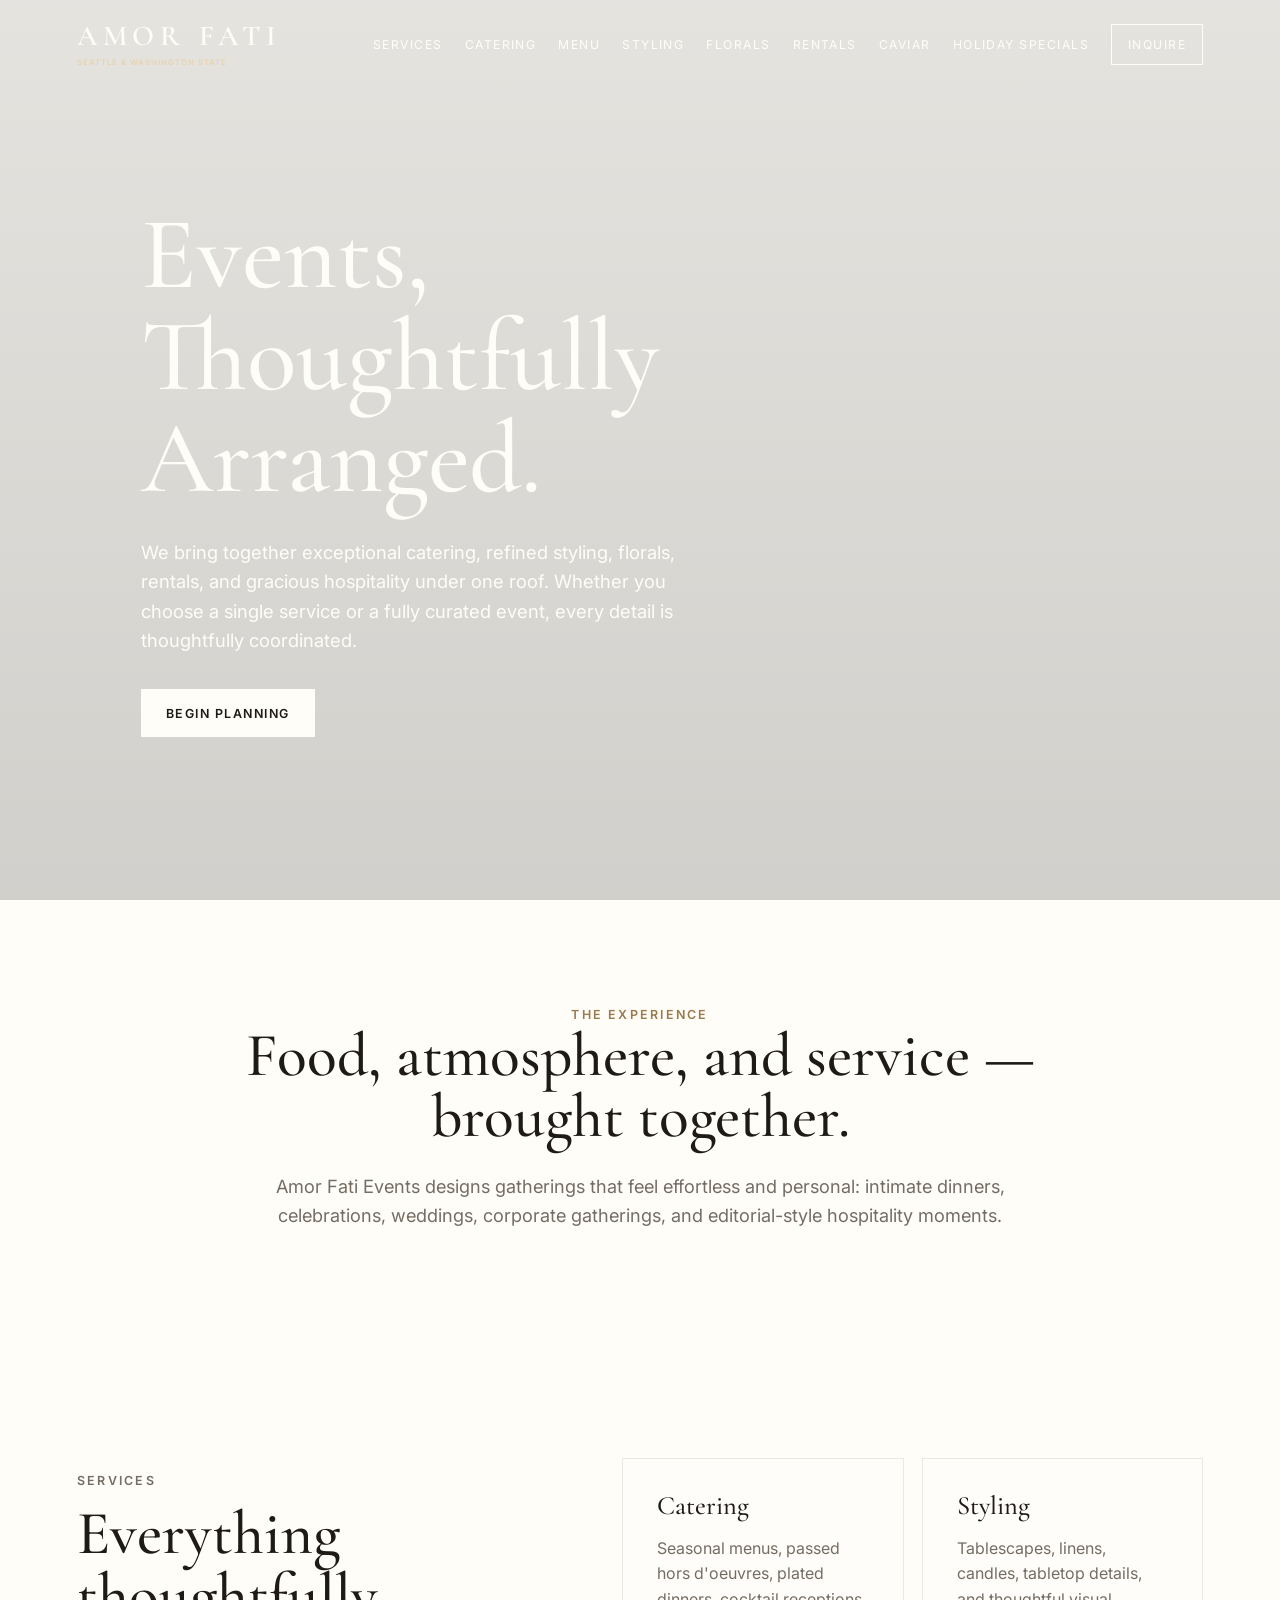
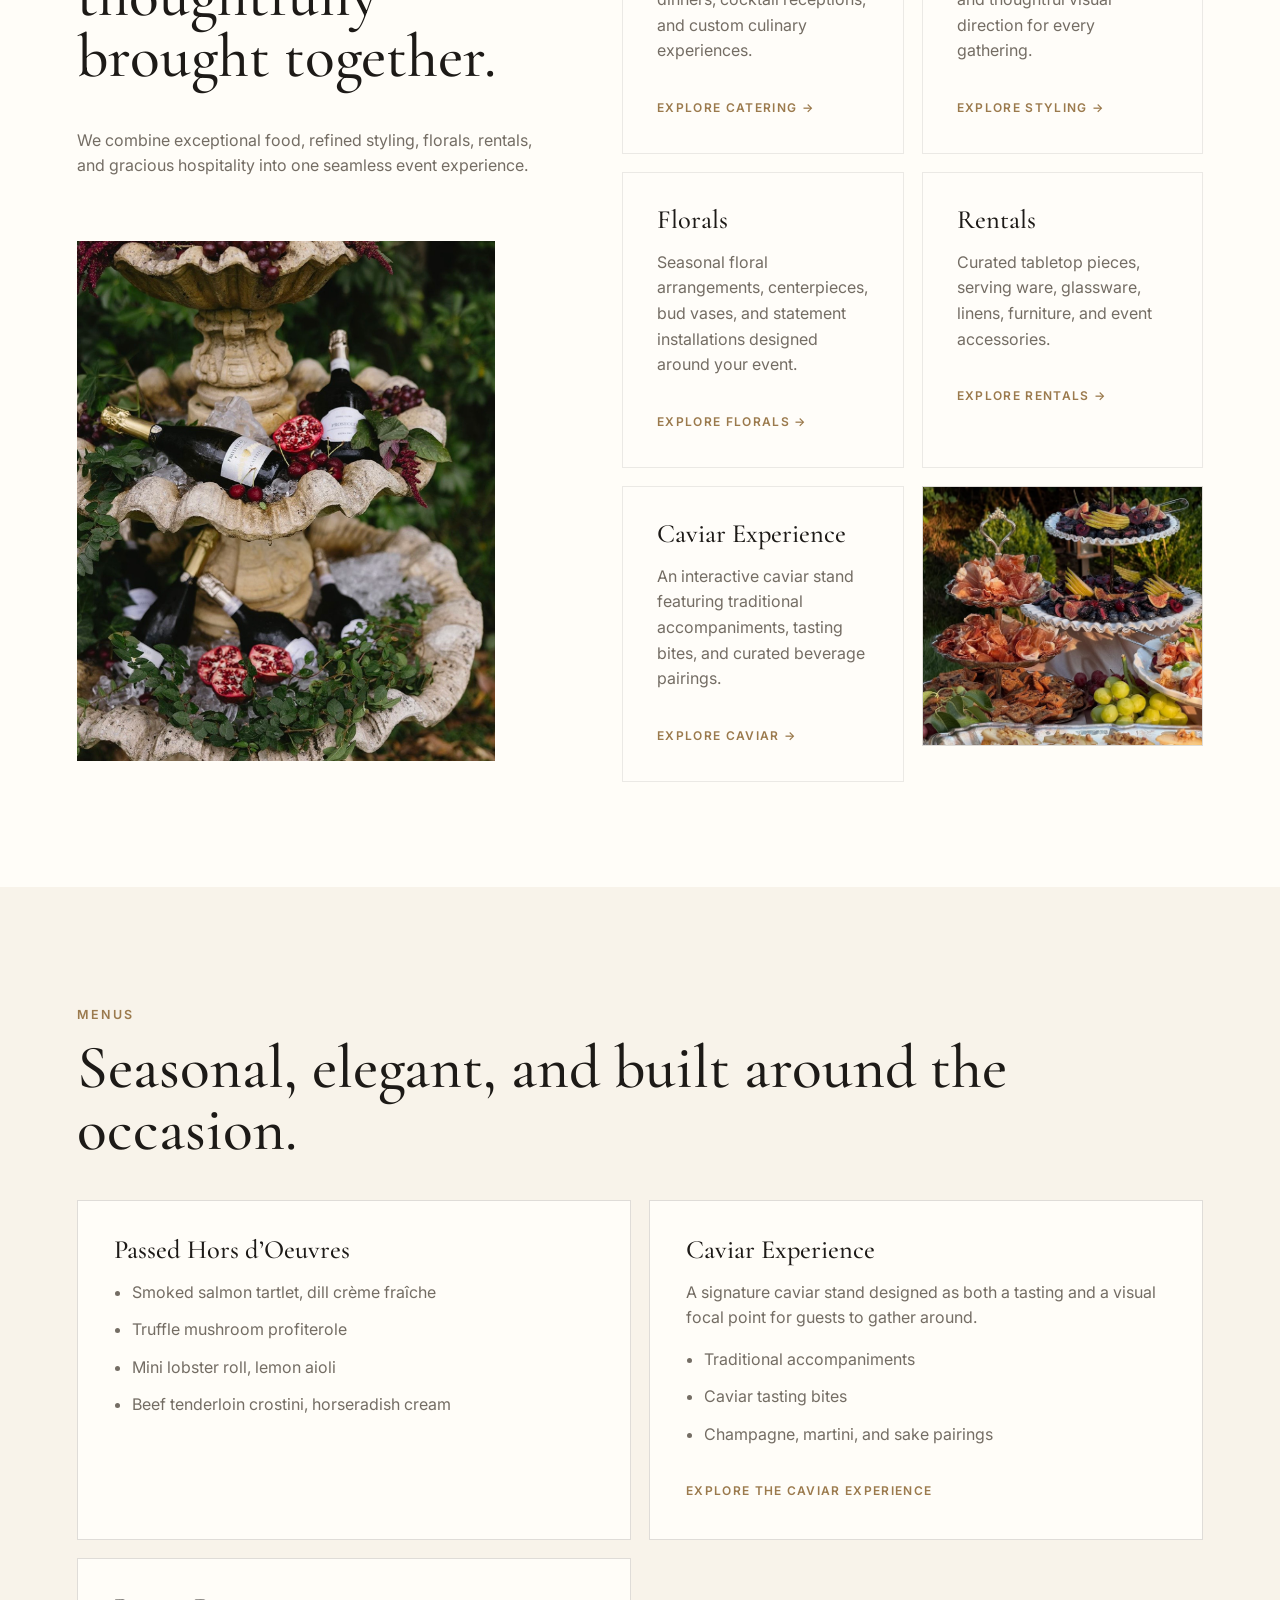
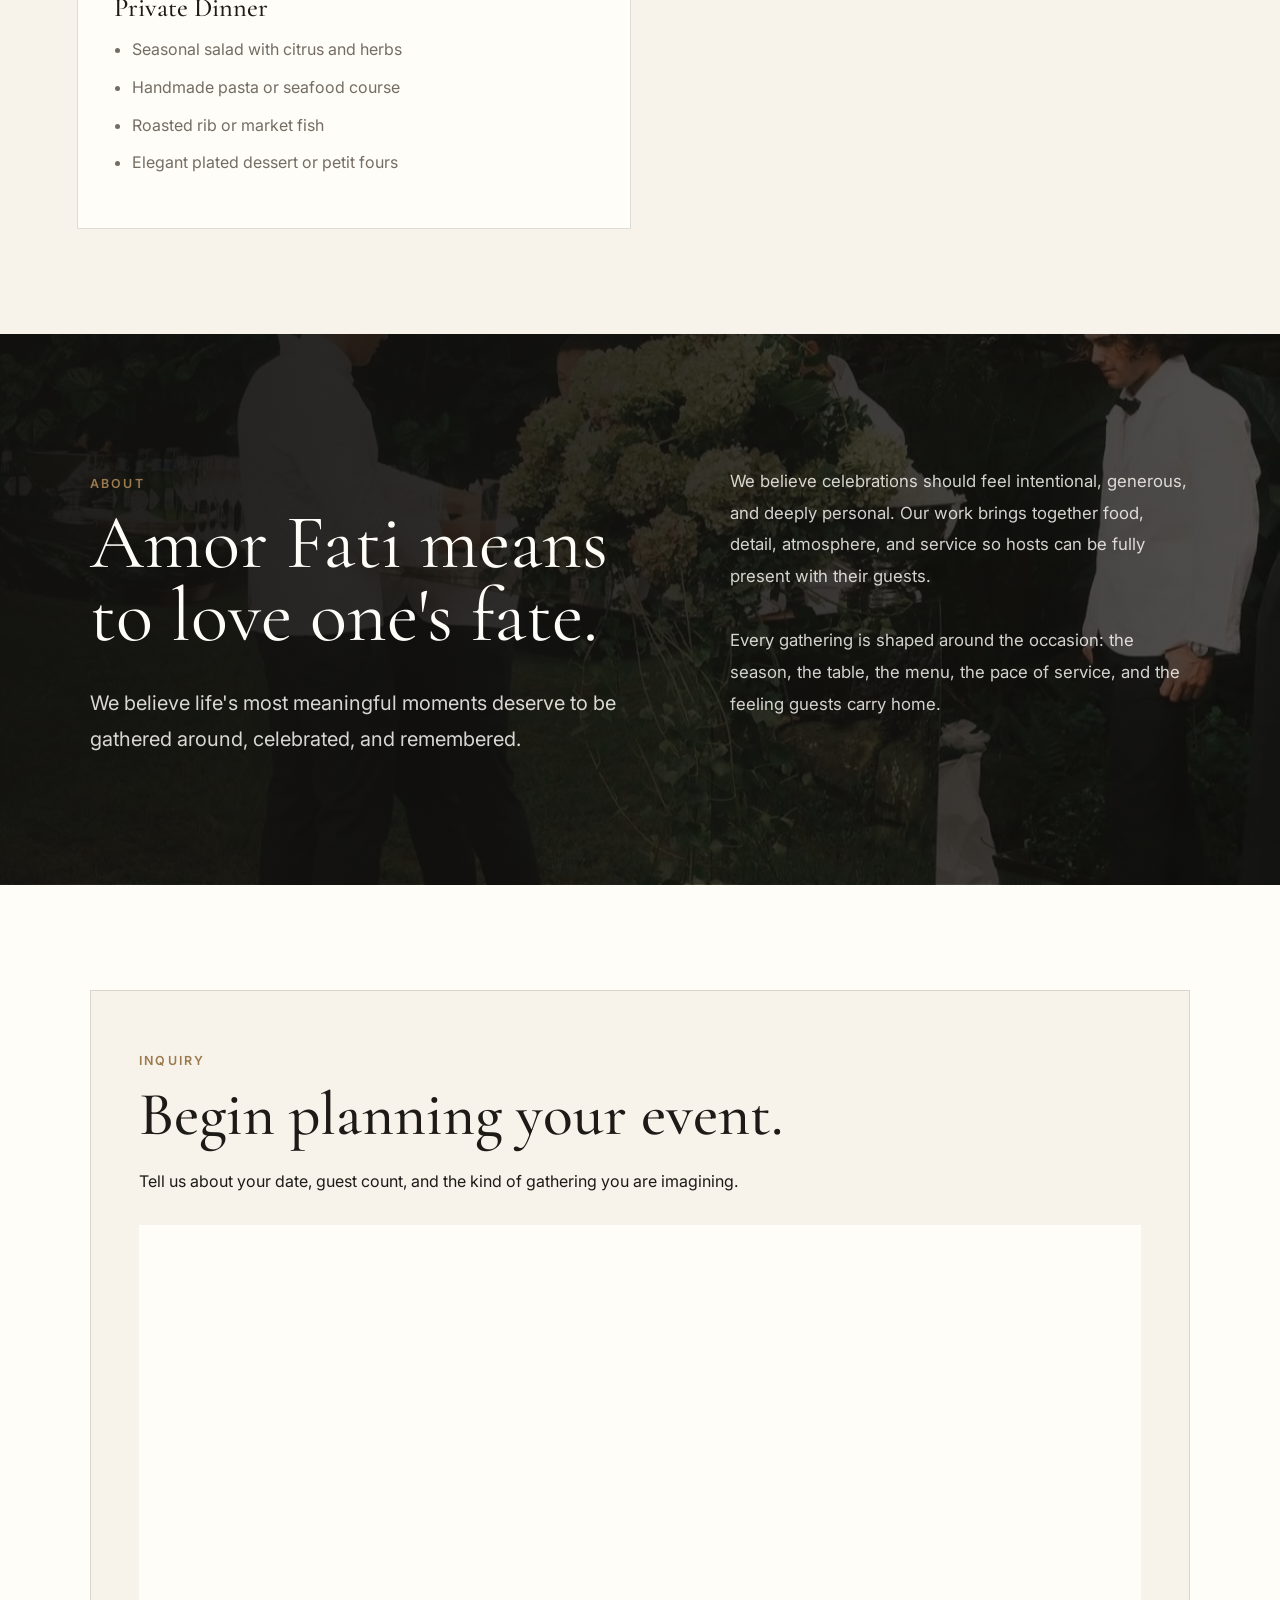
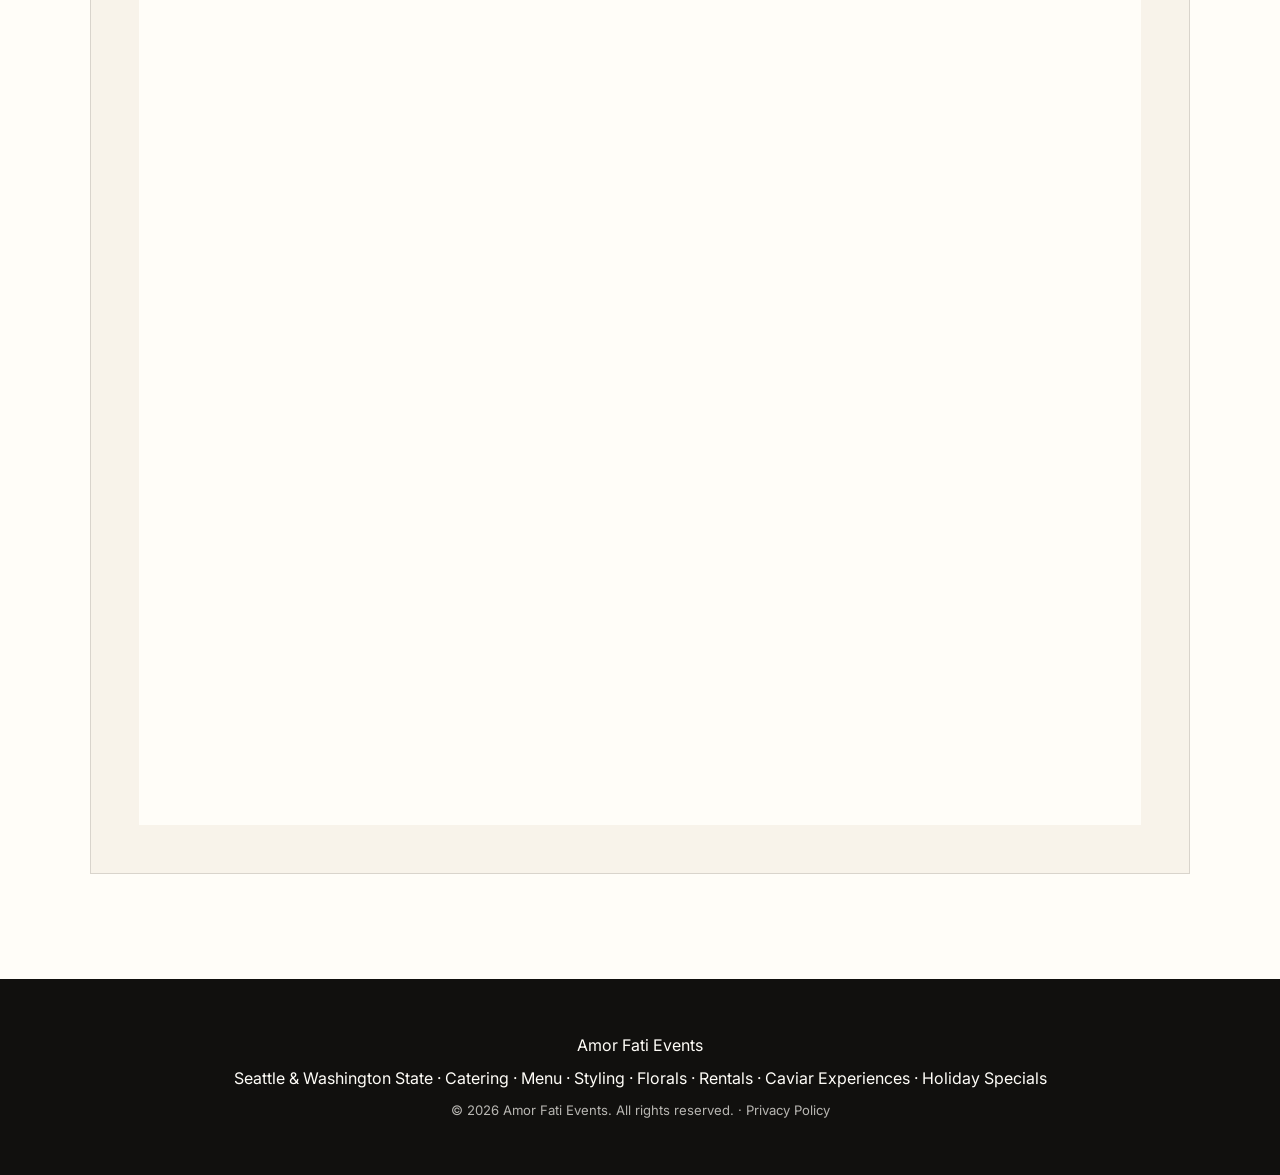
<file: index.html>
<!DOCTYPE html><html lang="en"><head>
    <!-- Google tag (gtag.js) -->
<script async src="https://www.googletagmanager.com/gtag/js?id=AW-18371810220">
</script>
<script>
  window.dataLayer = window.dataLayer || [];
  function gtag(){dataLayer.push(arguments);}
  gtag('js', new Date());

  gtag('config', 'AW-18371810220');
</script>
    <meta charset="UTF-8"/><meta name="viewport" content="width=device-width, initial-scale=1.0"/><meta name="description" content="Amor Fati Events creates curated hospitality, catering, styling, florals, rentals, and caviar experiences for meaningful gatherings."/><title>Amor Fati Events | Curated Hospitality</title><link rel="stylesheet" href="style.css"/></head><body><header class="site-header" id="top">
<div class="brand-group">
    <a href="index.html" class="brand">Amor Fati</a>
    <span class="brand-location">Seattle &amp; Washington State</span>
</div>
  <button class="nav-toggle" aria-label="Open menu"><span></span><span></span><span></span></button>
  <nav class="site-nav">
    <a href="index.html#services">Services</a>
    <a href="catering.html">Catering</a>
      <a href="menu.html">Menu</a>
    <a href="styling.html">Styling</a>
    <a href="florals.html">Florals</a>
    <a href="rentals.html">Rentals</a>
    <a href="caviar.html">Caviar</a>
      <a href="holiday.html">Holiday Specials</a>
    <a href="index.html#inquiry" class="nav-cta">Inquire</a>
  </nav>
</header><main>
<section class="hero"><div class="hero-content"><h1>Events, Thoughtfully Arranged.</h1><p class="hero-text">We bring together exceptional catering, refined styling, florals, rentals, and gracious hospitality under one roof. Whether you choose a single service or a fully curated event, every detail is thoughtfully coordinated.</p><div class="hero-actions"><a href="#inquiry" class="button button-light">Begin Planning</a></div></div></section>
<section class="intro section"><div class="section-kicker">The Experience</div><h2>Food, atmosphere, and service — brought together.</h2><p>Amor Fati Events designs gatherings that feel effortless and personal: intimate dinners, celebrations, weddings, corporate gatherings, and editorial-style hospitality moments.</p></section>
<section class="split section" id="services">

  <div class="services-intro">
    <p class="section-kicker">Services</p>

    <h2>Everything thoughtfully brought together.</h2>

    <p>
      We combine exceptional food, refined styling, florals, rentals,
      and gracious hospitality into one seamless event experience.
    </p>

    <div class="services-feature-image">
      <img
        src="assets/images/champagne-fountain.jpg"
        alt="Champagne fountain styled for an elegant event"
      >
    </div>
  </div>

  <div class="service-grid">
<a class="service-card-link" href="catering.html"><article><h3>Catering</h3><p>Seasonal menus, passed hors d'oeuvres, plated dinners, cocktail receptions, and custom culinary experiences.</p><span>Explore Catering →</span></article></a>
<a class="service-card-link" href="styling.html"><article><h3>Styling</h3><p>Tablescapes, linens, candles, tabletop details, and thoughtful visual direction for every gathering.</p><span>Explore Styling →</span></article></a>
<a class="service-card-link" href="florals.html"><article><h3>Florals</h3><p>Seasonal floral arrangements, centerpieces, bud vases, and statement installations designed around your event.</p><span>Explore Florals →</span></article></a>
<a class="service-card-link" href="rentals.html"><article><h3>Rentals</h3><p>Curated tabletop pieces, serving ware, glassware, linens, furniture, and event accessories.</p><span>Explore Rentals →</span></article></a>
<a class="service-card-link" href="caviar.html">
  <article>
    <h3>Caviar Experience</h3>
    <p>
      An interactive caviar stand featuring traditional
      accompaniments, tasting bites, and curated beverage pairings.
    </p>
    <span>Explore Caviar →</span>
  </article>
</a>

<div class="service-image-card">
    <img
        src="assets/images/charcuterie.jpeg"
        alt="Luxury charcuterie board">
</div>
</div></section>

<section class="section menus" id="menus"><p class="section-kicker">Menus</p><h2>Seasonal, elegant, and built around the occasion.</h2><div class="menu-columns"><div class="menu-card"><h3>Passed Hors d’Oeuvres</h3><ul><li>Smoked salmon tartlet, dill crème fraîche</li><li>Truffle mushroom profiterole</li><li>Mini lobster roll, lemon aioli</li><li>Beef tenderloin crostini, horseradish cream</li></ul></div><div class="menu-card"><h3>Caviar Experience</h3><p>A signature caviar stand designed as both a tasting and a visual focal point for guests to gather around.</p><ul><li>Traditional accompaniments</li><li>Caviar tasting bites</li><li>Champagne, martini, and sake pairings</li></ul><a href="caviar.html" class="text-link">Explore the Caviar Experience</a></div><div class="menu-card"><h3>Private Dinner</h3><ul><li>Seasonal salad with citrus and herbs</li><li>Handmade pasta or seafood course</li><li>Roasted rib or market fish</li><li>Elegant plated dessert or petit fours</li></ul></div></div></section>
<section class="about" id="about">
  <div class="about-left">
    <p class="section-kicker">About</p>

    <h2>
      Amor Fati means<br>
      to love one's fate.
    </h2>

    <p class="about-intro">
      We believe life's most meaningful moments deserve to be gathered around,
      celebrated, and remembered.
    </p>
  </div>

  <div class="about-right">
    <p>
      We believe celebrations should feel intentional, generous, and deeply
      personal. Our work brings together food, detail, atmosphere, and service
      so hosts can be fully present with their guests.
    </p>

    <p>
      Every gathering is shaped around the occasion: the season, the table,
      the menu, the pace of service, and the feeling guests carry home.
    </p>

  </div>
</section>
<section class="section inquiry" id="inquiry">
  <div class="inquiry-box">

    <p class="section-kicker">Inquiry</p>

    <h2>Begin planning your event.</h2>

    <p>
      Tell us about your date, guest count, and the kind of gathering
      you are imagining.
    </p>

    <div class="curate-form-wrapper">
      <iframe
        src="https://go.curate.co/form/1otote5"
        title="Amor Fati Events Inquiry Form"
        loading="lazy"
        scrolling="yes"
        style="display:block; width:100%; height:1200px; border:0;"
      ></iframe>
    </div>

  </div>
</section>
<footer class="site-footer">

  <p>
    <a href="index.html" class="footer-brand">Amor Fati Events</a>
  </p>

  <p class="footer-links">
    Seattle &amp; Washington State ·
    <a href="catering.html">Catering</a> ·
    <a href="menu.html">Menu</a> ·
    <a href="styling.html">Styling</a> ·
    <a href="florals.html">Florals</a> ·
    <a href="rentals.html">Rentals</a> ·
    <a href="caviar.html">Caviar Experiences</a> ·
    <a href="holiday.html">Holiday Specials</a>
  </p>

  <p class="small">
    © <span id="year"></span> Amor Fati Events. All rights reserved.
    · <a href="privacy-policy.html">Privacy Policy</a>
  </p>

</footer>

<script src="script.js"></script>
</body>
</html>
</file>
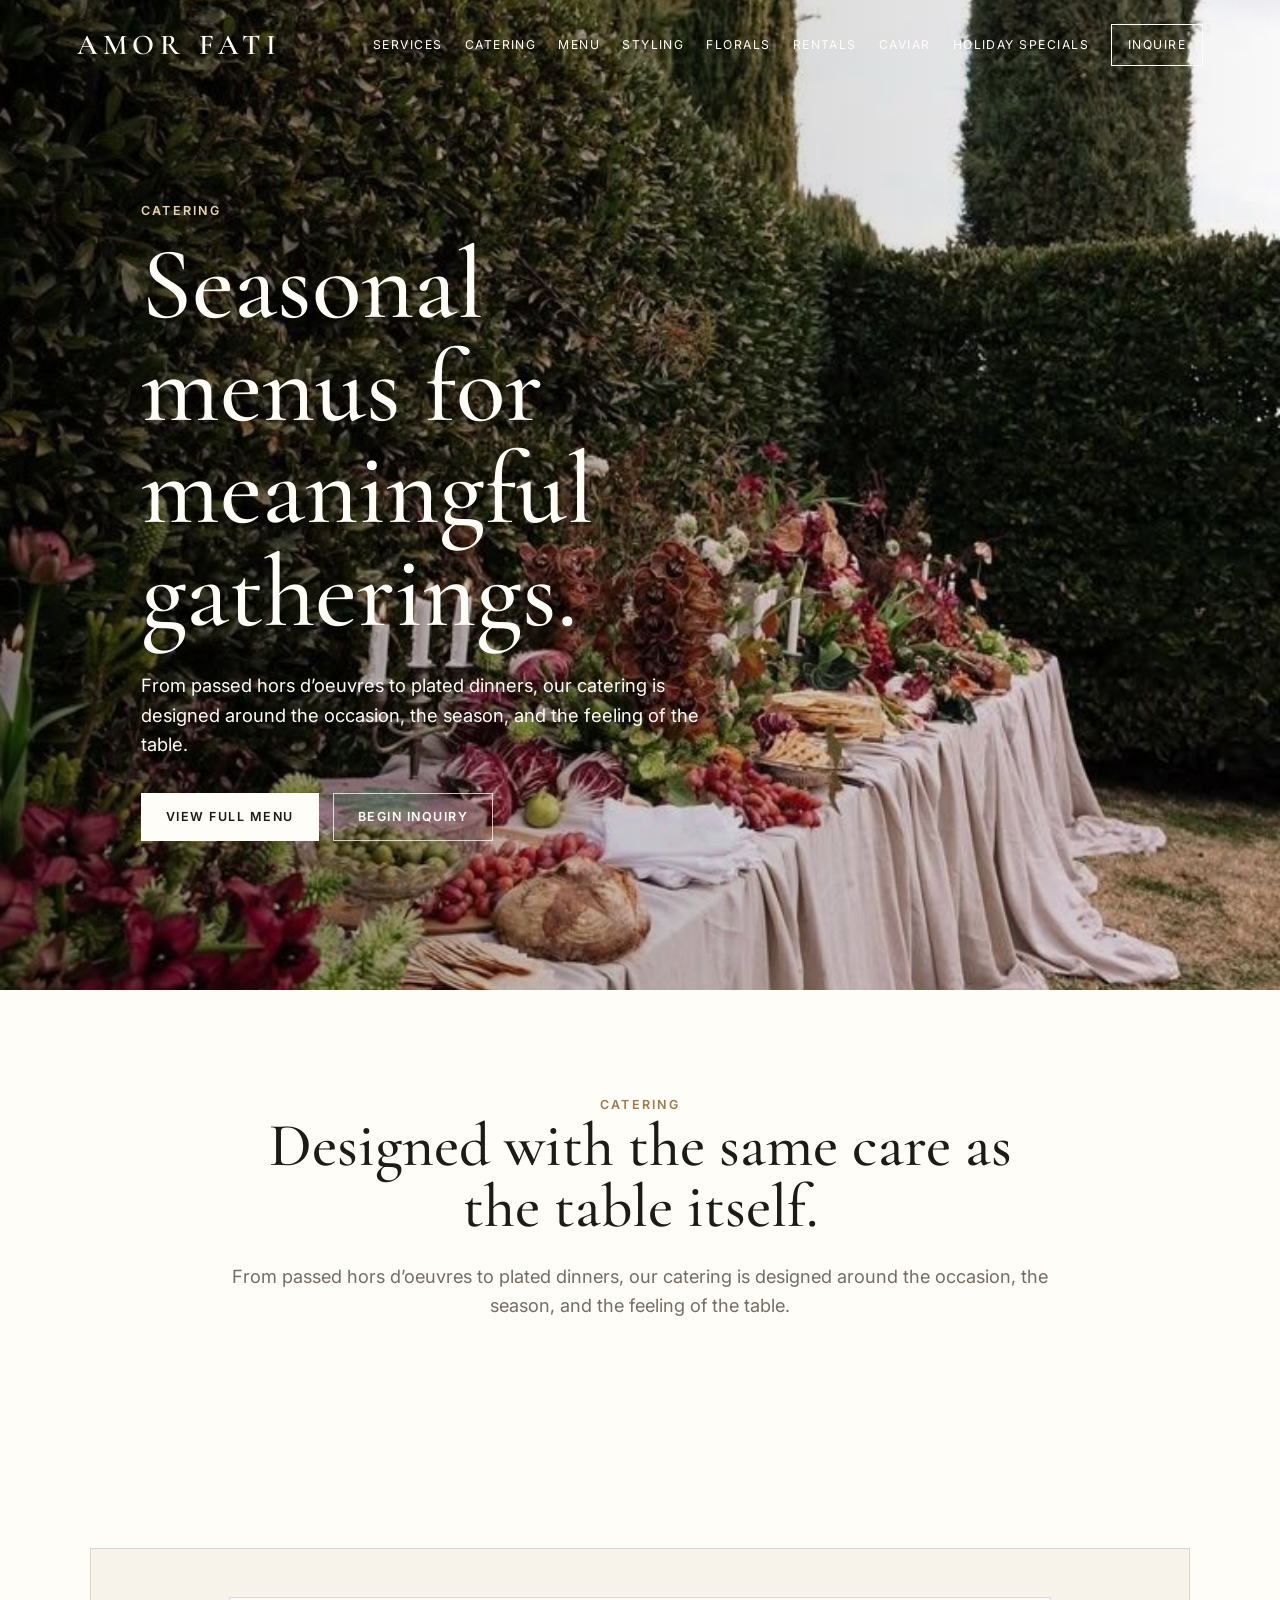
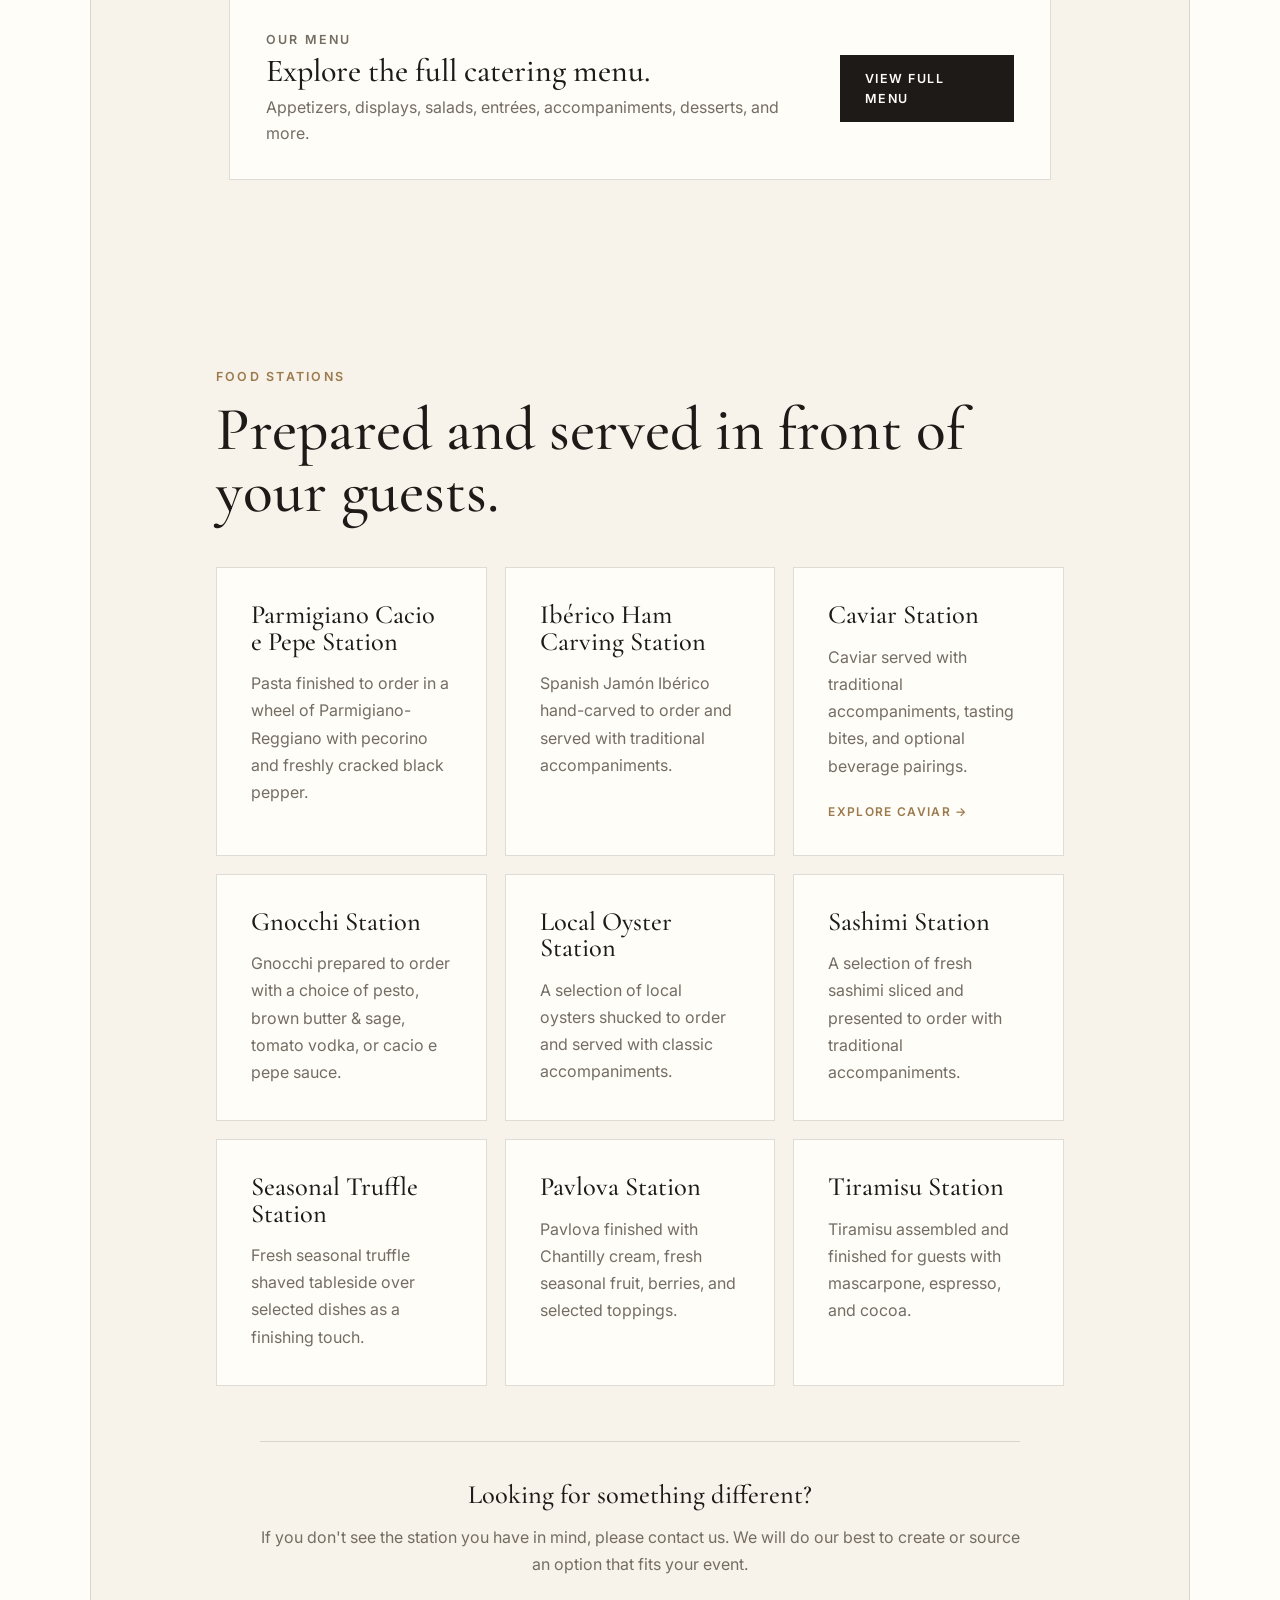
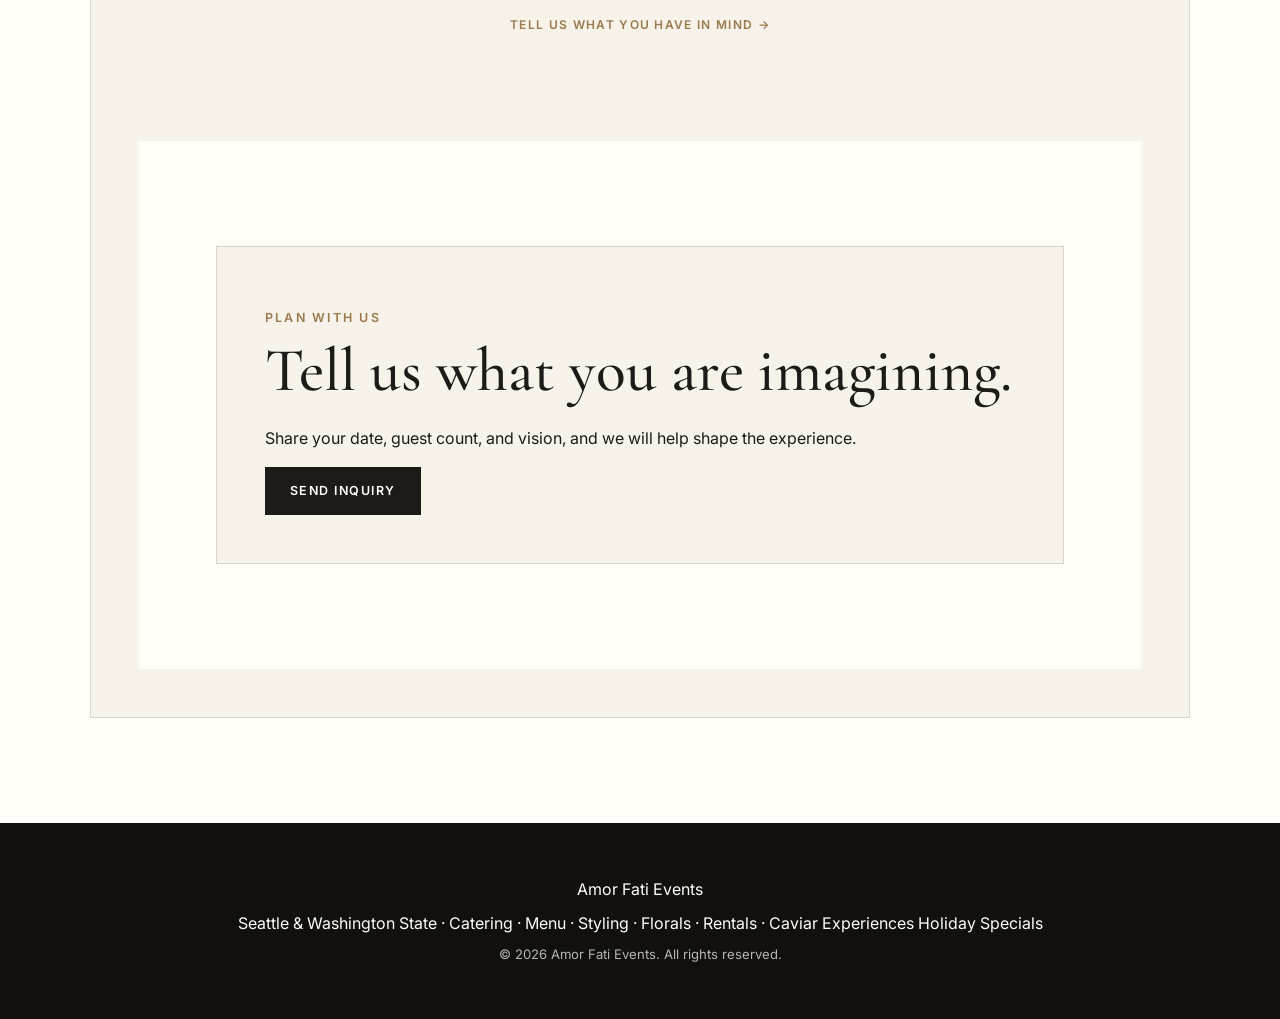
<file: catering.html>
<!DOCTYPE html><html lang="en"><head>
  <!-- Google tag (gtag.js) -->
<script async src="https://www.googletagmanager.com/gtag/js?id=AW-18371810220">
</script>
<script>
  window.dataLayer = window.dataLayer || [];
  function gtag(){dataLayer.push(arguments);}
  gtag('js', new Date());

  gtag('config', 'AW-18371810220');
</script>
  <meta charset="UTF-8"/><meta name="viewport" content="width=device-width, initial-scale=1.0"/><title>Catering | Amor Fati Events</title><link rel="stylesheet" href="style.css"/></head><body><header class="site-header" id="top">
  <a href="index.html" class="brand">Amor Fati</a>
  <button class="nav-toggle" aria-label="Open menu"><span></span><span></span><span></span></button>
  <nav class="site-nav">
    <a href="index.html#services">Services</a>
    <a href="catering.html">Catering</a>
    <a href="menu.html">Menu</a>
    <a href="styling.html">Styling</a>
    <a href="florals.html">Florals</a>
    <a href="rentals.html">Rentals</a>
    <a href="caviar.html">Caviar</a>
    <a href="holiday.html">Holiday Specials</a>
    <a href="index.html#inquiry" class="nav-cta">Inquire</a>
  </nav>
</header><main><section class="hero catering-hero"><div class="hero-content"><p class="eyebrow">Catering</p><h1>Seasonal menus for meaningful gatherings.</h1><p class="hero-text">From passed hors d’oeuvres to plated dinners, our catering is designed around the occasion, the season, and the feeling of the table.</p><div class="hero-actions">
  <a href="menu.html" class="button button-light">View Full Menu</a>
  <a href="index.html#inquiry" class="button button-outline">Begin Inquiry</a>
</div></div></section><section class="intro section" id="details"><div class="section-kicker">Catering</div><h2>Designed with the same care as the table itself.</h2><p>From passed hors d’oeuvres to plated dinners, our catering is designed around the occasion, the season, and the feeling of the table.</p></section><section class="section inquiry"><div class="inquiry-box"><div class="catering-menu-link">
  <div>
    <p class="section-kicker">Our Menu</p>
    <h3>Explore the full catering menu.</h3>
    <p>
      Appetizers, displays, salads, entrées, accompaniments,
      desserts, and more.
    </p>
  </div>

  <a href="menu.html" class="button button-dark">
    View Full Menu
  </a>
</div><section class="section food-stations">

  <p class="section-kicker">Food Stations</p>
  <h2>Prepared and served in front of your guests.</h2>

  <div class="station-grid">

    <div class="station-card">
      <h3>Parmigiano Cacio e Pepe Station</h3>
      <p>
        Pasta finished to order in a wheel of Parmigiano-Reggiano
        with pecorino and freshly cracked black pepper.
      </p>
    </div>

    <div class="station-card">
      <h3>Ibérico Ham Carving Station</h3>
      <p>
        Spanish Jamón Ibérico hand-carved to order and served
        with traditional accompaniments.
      </p>
    </div>

    <div class="station-card">
      <h3>Caviar Station</h3>
      <p>
        Caviar served with traditional accompaniments,
        tasting bites, and optional beverage pairings.
      </p>
      <a href="caviar.html" class="text-link">Explore Caviar →</a>
    </div>

    <div class="station-card">
      <h3>Gnocchi Station</h3>
      <p>
        Gnocchi prepared to order with a choice of pesto,
        brown butter &amp; sage, tomato vodka, or cacio e pepe sauce.
      </p>
    </div>

    <div class="station-card">
      <h3>Local Oyster Station</h3>
      <p>
        A selection of local oysters shucked to order and served
        with classic accompaniments.
      </p>
    </div>

    <div class="station-card">
      <h3>Sashimi Station</h3>
      <p>
        A selection of fresh sashimi sliced and presented to order
        with traditional accompaniments.
      </p>
    </div>

    <div class="station-card">
      <h3>Seasonal Truffle Station</h3>
      <p>
        Fresh seasonal truffle shaved tableside over selected dishes
        as a finishing touch.
      </p>
    </div>

    <div class="station-card">
      <h3>Pavlova Station</h3>
      <p>
        Pavlova finished with Chantilly cream, fresh seasonal fruit,
        berries, and selected toppings.
      </p>
    </div>

    <div class="station-card">
      <h3>Tiramisu Station</h3>
      <p>
        Tiramisu assembled and finished for guests with mascarpone,
        espresso, and cocoa.
      </p>
    </div>

  </div>

  <div class="station-custom-note">
    <h3>Looking for something different?</h3>

    <p>
      If you don't see the station you have in mind, please contact us.
      We will do our best to create or source an option that fits your event.
    </p>

    <a href="index.html#inquiry" class="text-link">
      Tell Us What You Have in Mind →
    </a>
  </div>

</section>


<section class="section inquiry">

  <div class="inquiry-box">

    <p class="section-kicker">Plan With Us</p>

    <h2>Tell us what you are imagining.</h2>

    <p>
      Share your date, guest count, and vision,
      and we will help shape the experience.
    </p>

    <a href="index.html#inquiry" class="button button-dark">
      Send Inquiry
    </a>

  </div>

</section></main><footer class="site-footer">
<p><a href="index.html" class="footer-brand">Amor Fati Events</a></p>
<p class="footer-links">
  Seattle &amp; Washington State ·
  <a href="catering.html">Catering</a> ·
  <a href="menu.html">Menu</a> ·
  <a href="styling.html">Styling</a> ·
  <a href="florals.html">Florals</a> ·
  <a href="rentals.html">Rentals</a> ·
  <a href="caviar.html">Caviar Experiences</a>
  <a href="holiday.html">Holiday Specials</a>
</p>
  <p class="small">© <span id="year"></span> Amor Fati Events. All rights reserved.</p>
</footer><script src="script.js"></script></body></html>
</file>
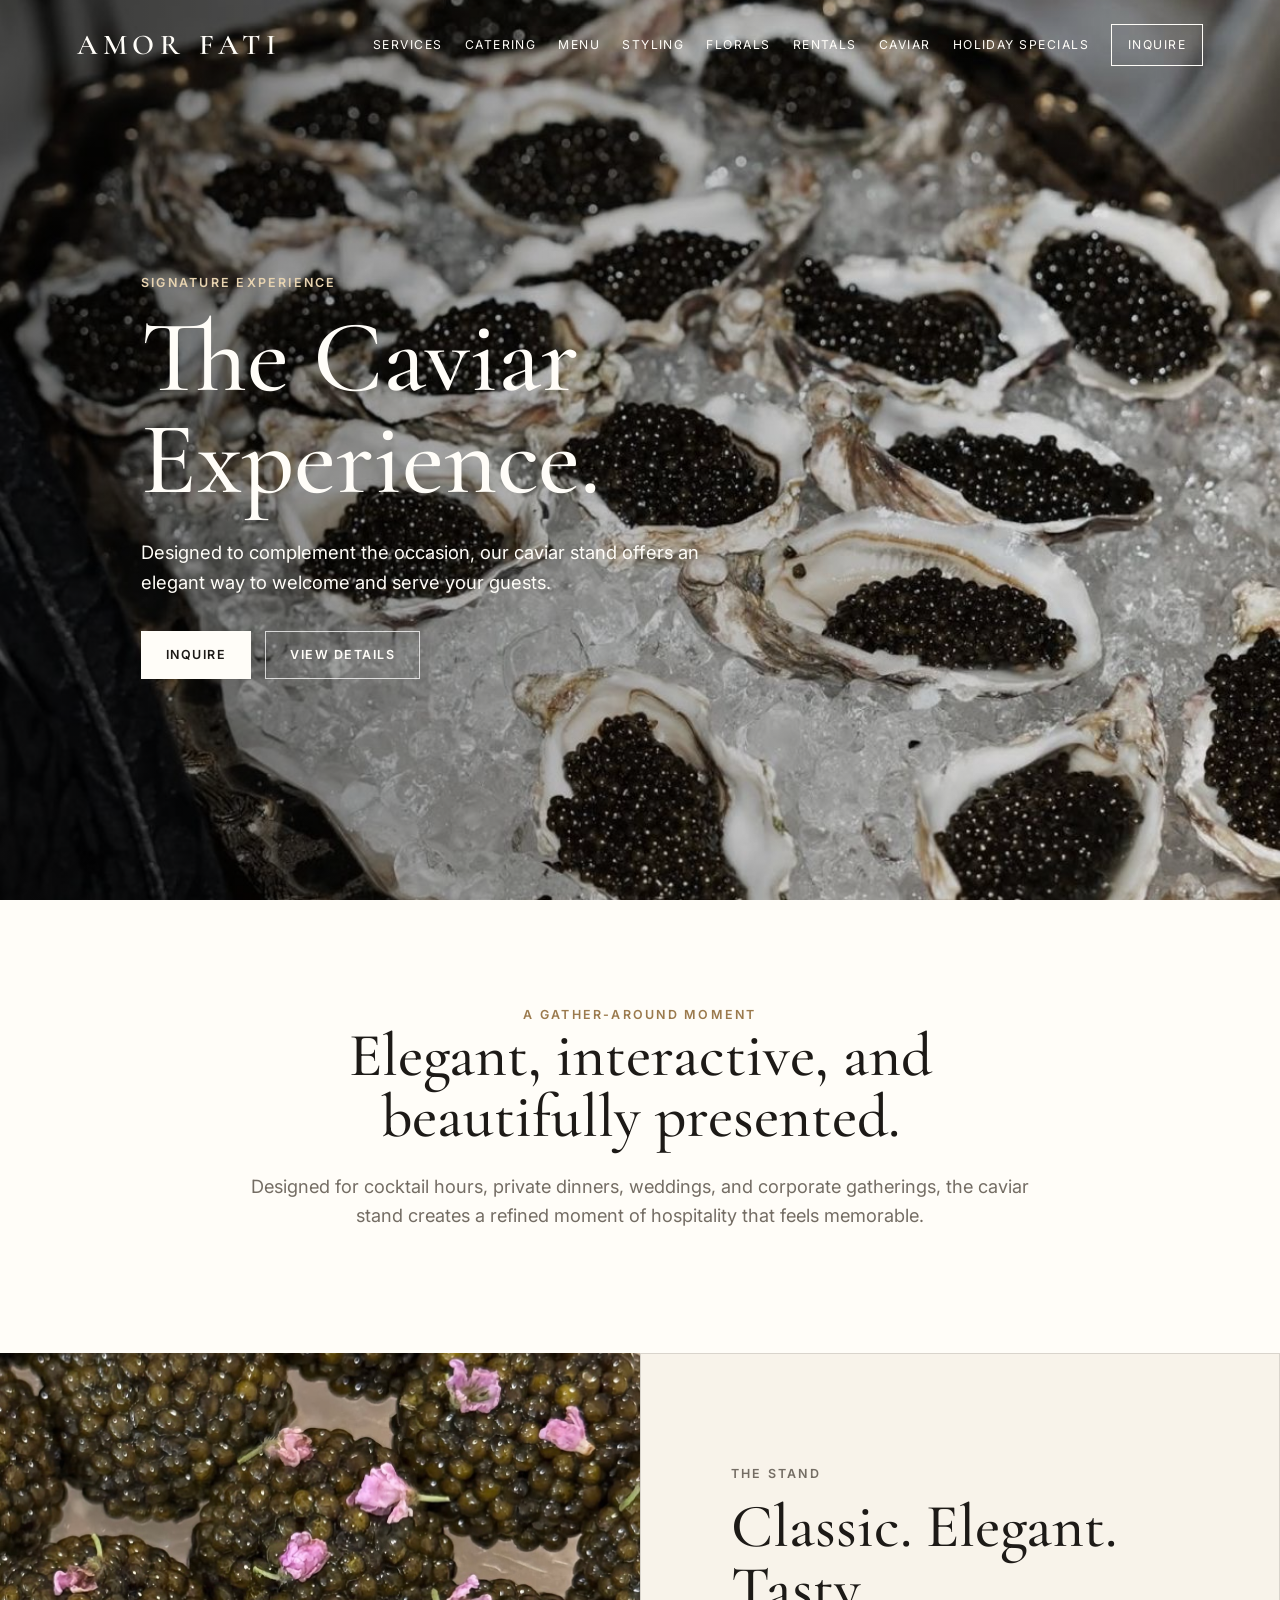
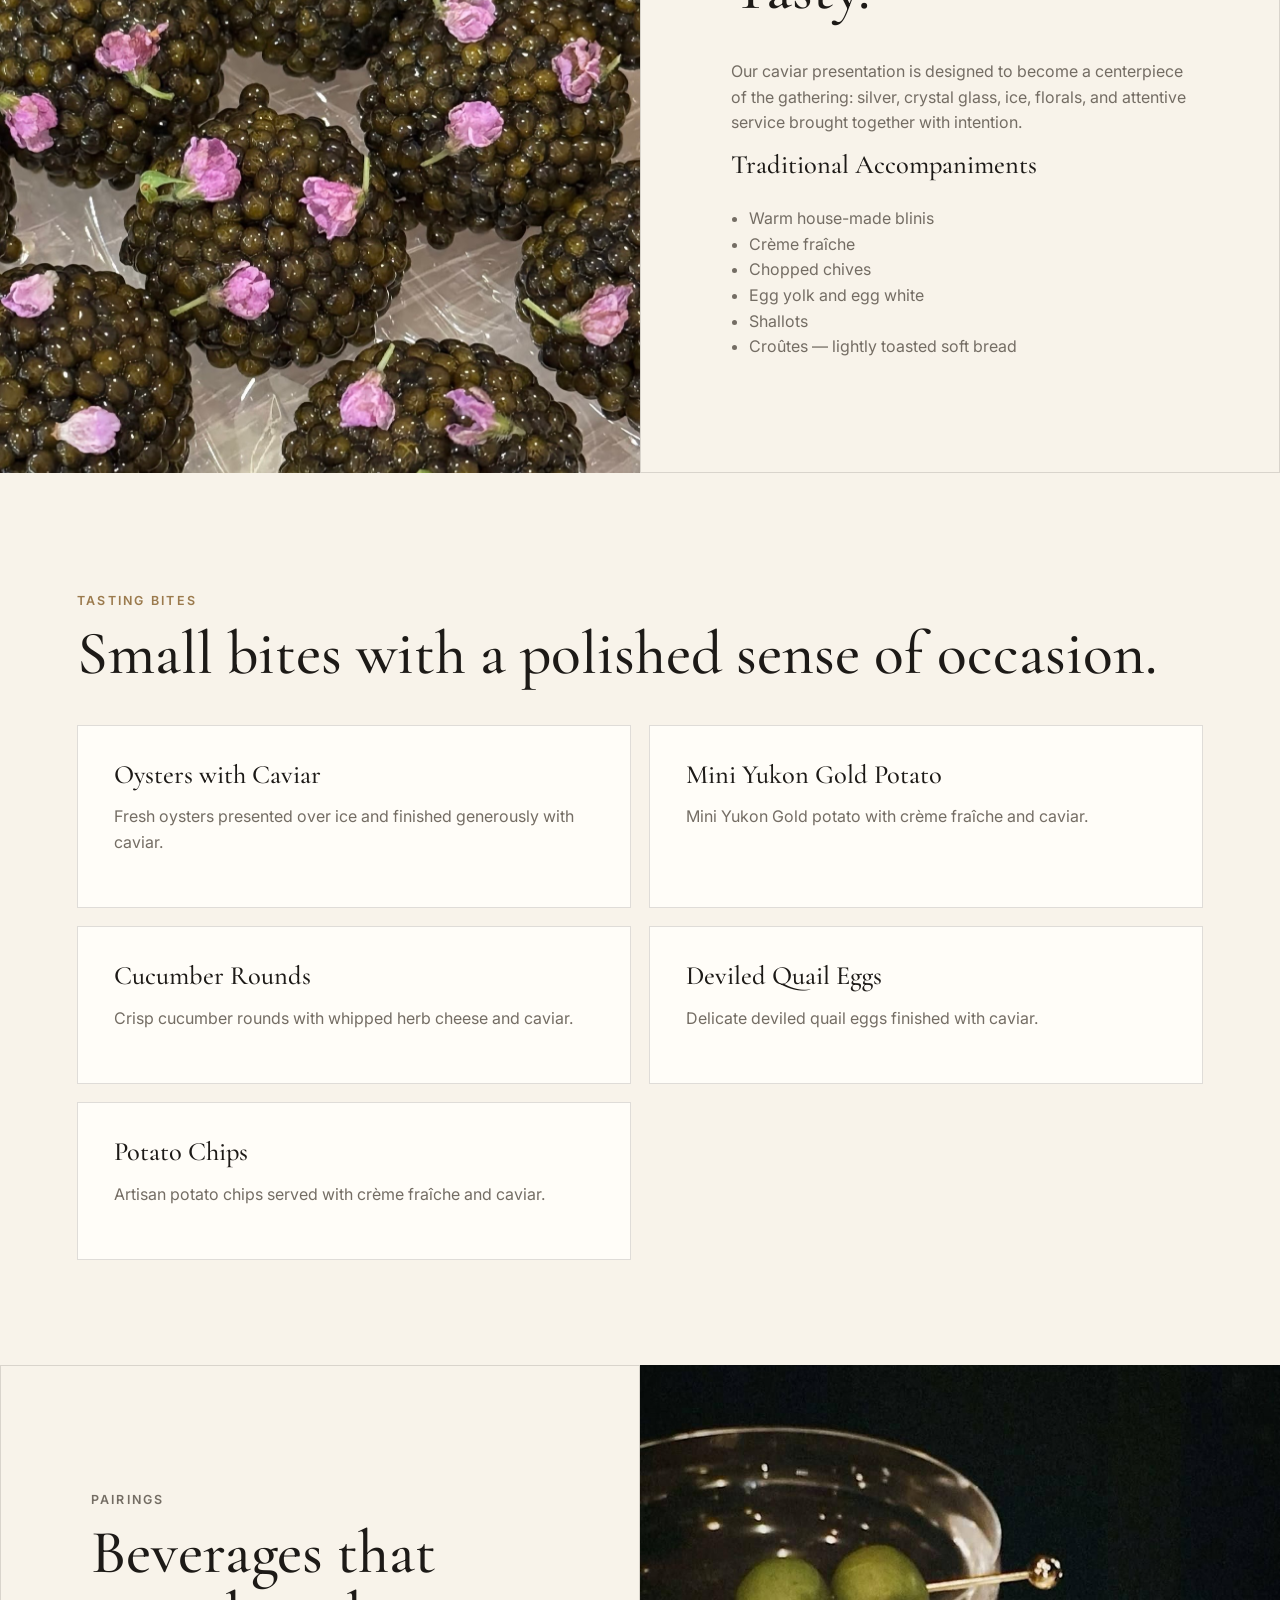
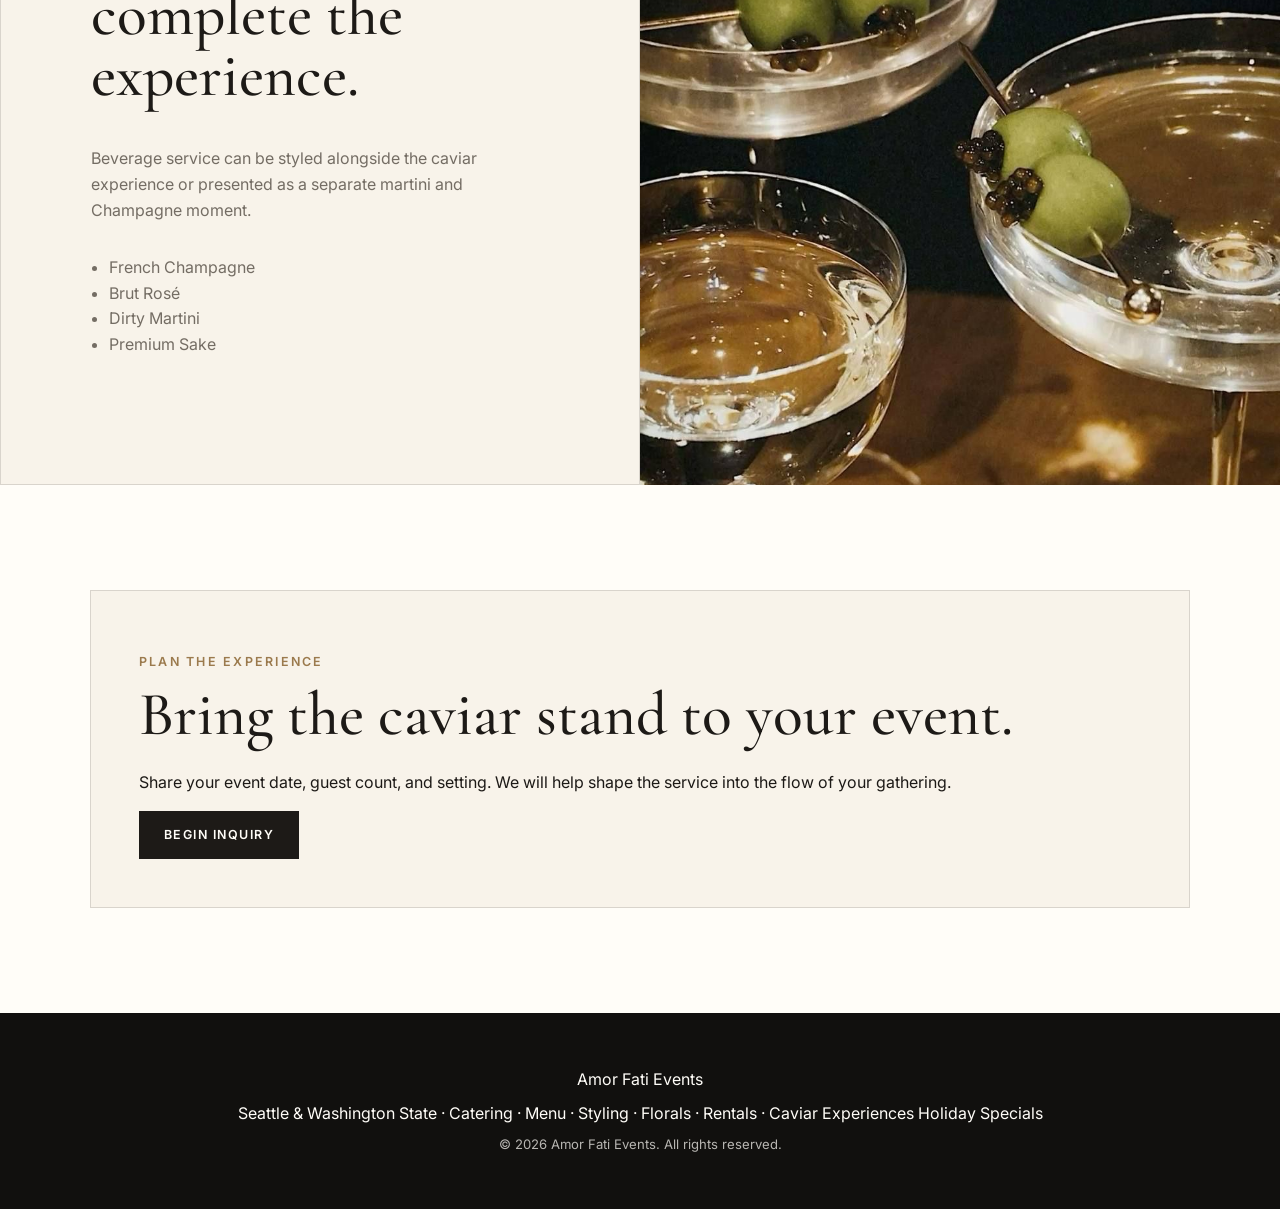
<file: caviar.html>
<!DOCTYPE html><html lang="en"><head>
  <!-- Google tag (gtag.js) -->
<script async src="https://www.googletagmanager.com/gtag/js?id=AW-18371810220">
</script>
<script>
  window.dataLayer = window.dataLayer || [];
  function gtag(){dataLayer.push(arguments);}
  gtag('js', new Date());

  gtag('config', 'AW-18371810220');
</script>
  <meta charset="UTF-8"/><meta name="viewport" content="width=device-width, initial-scale=1.0"/><meta name="description" content="The Amor Fati Caviar Experience is an elegant caviar service with oysters, classic accompaniments, and beverage pairings."/><title>Caviar Experience | Amor Fati Events</title><link rel="stylesheet" href="style.css"/></head><body><header class="site-header" id="top">
  <a href="index.html" class="brand">Amor Fati</a>
  <button class="nav-toggle" aria-label="Open menu"><span></span><span></span><span></span></button>
  <nav class="site-nav">
    <a href="index.html#services">Services</a>
    <a href="catering.html">Catering</a>
    <a href="menu.html">Menu</a>
    <a href="styling.html">Styling</a>
    <a href="florals.html">Florals</a>
    <a href="rentals.html">Rentals</a>
    <a href="caviar.html">Caviar</a>
    <a href="holiday.html">Holiday Specials</a>
    <a href="index.html#inquiry" class="nav-cta">Inquire</a>
  </nav>
</header><main>
<section class="hero caviar-hero"><div class="hero-content"><p class="eyebrow">Signature Experience</p><h1>The Caviar Experience.</h1><p class="hero-text">Designed to complement the occasion, our caviar stand offers an elegant way to welcome and serve your guests.</p><div class="hero-actions"><a href="index.html#inquiry" class="button button-light">Inquire</a><a href="#details" class="button button-outline">View Details</a></div></div></section>
<section class="intro section" id="details"><div class="section-kicker">A Gather-Around Moment</div><h2>Elegant, interactive, and beautifully presented.</h2><p>Designed for cocktail hours, private dinners, weddings, and corporate gatherings, the caviar stand creates a refined moment of hospitality that feels memorable.</p></section>
<section class="caviar-editorial"><div class="caviar-bg service" aria-label="White glove caviar service with silver bowl on ice"></div><div class="caviar-panel"><p class="section-kicker">The Stand</p><h2>Classic. Elegant. Tasty.</h2><p>Our caviar presentation is designed to become a centerpiece of the gathering: silver, crystal glass, ice, florals, and attentive service brought together with intention.</p><h3>Traditional Accompaniments</h3><ul><li>Warm house-made blinis</li><li>Crème fraîche</li><li>Chopped chives</li><li>Egg yolk and egg white</li><li>Shallots</li><li>Croûtes — lightly toasted soft bread</li></ul></div></section>
<section class="section menus"><p class="section-kicker">Tasting Bites</p><h2>Small bites with a polished sense of occasion.</h2><div class="menu-columns"><div class="menu-card"><h3>Oysters with Caviar</h3><p>Fresh oysters presented over ice and finished generously with caviar.</p></div><div class="menu-card"><h3>Mini Yukon Gold Potato</h3><p>Mini Yukon Gold potato with crème fraîche and caviar.</p></div><div class="menu-card"><h3>Cucumber Rounds</h3><p>Crisp cucumber rounds with whipped herb cheese and caviar.</p></div><div class="menu-card"><h3>Deviled Quail Eggs</h3><p>Delicate deviled quail eggs finished with caviar.</p></div><div class="menu-card"><h3>Potato Chips</h3><p>Artisan potato chips served with crème fraîche and caviar.</p></div></div></section>
<section class="caviar-editorial"><div class="caviar-panel"><p class="section-kicker">Pairings</p><h2>Beverages that complete the experience.</h2><p>Beverage service can be styled alongside the caviar experience or presented as a separate martini and Champagne moment.</p><ul><li>French Champagne</li><li>Brut Rosé</li><li>Dirty Martini</li><li>Premium Sake</li></ul></div><div class="caviar-bg martini" aria-label="Silver and glass martini cart with elegant glassware"></div></section>
<section class="section inquiry"><div class="inquiry-box"><p class="section-kicker">Plan the Experience</p><h2>Bring the caviar stand to your event.</h2><p>Share your event date, guest count, and setting. We will help shape the service into the flow of your gathering.</p><a href="index.html#inquiry" class="button button-dark">Begin Inquiry</a></div></section>
</main><footer class="site-footer">
 <p><a href="index.html" class="footer-brand">Amor Fati Events</a></p>
<p class="footer-links">
  Seattle &amp; Washington State ·
  <a href="catering.html">Catering</a> ·
  <a href="menu.html">Menu</a> ·
  <a href="styling.html">Styling</a> ·
  <a href="florals.html">Florals</a> ·
  <a href="rentals.html">Rentals</a> ·
  <a href="caviar.html">Caviar Experiences</a>
  <a href="holiday.html">Holiday Specials</a>
</p>
  <p class="small">© <span id="year"></span> Amor Fati Events. All rights reserved.</p>
</footer><script src="script.js"></script></body></html>
</file>
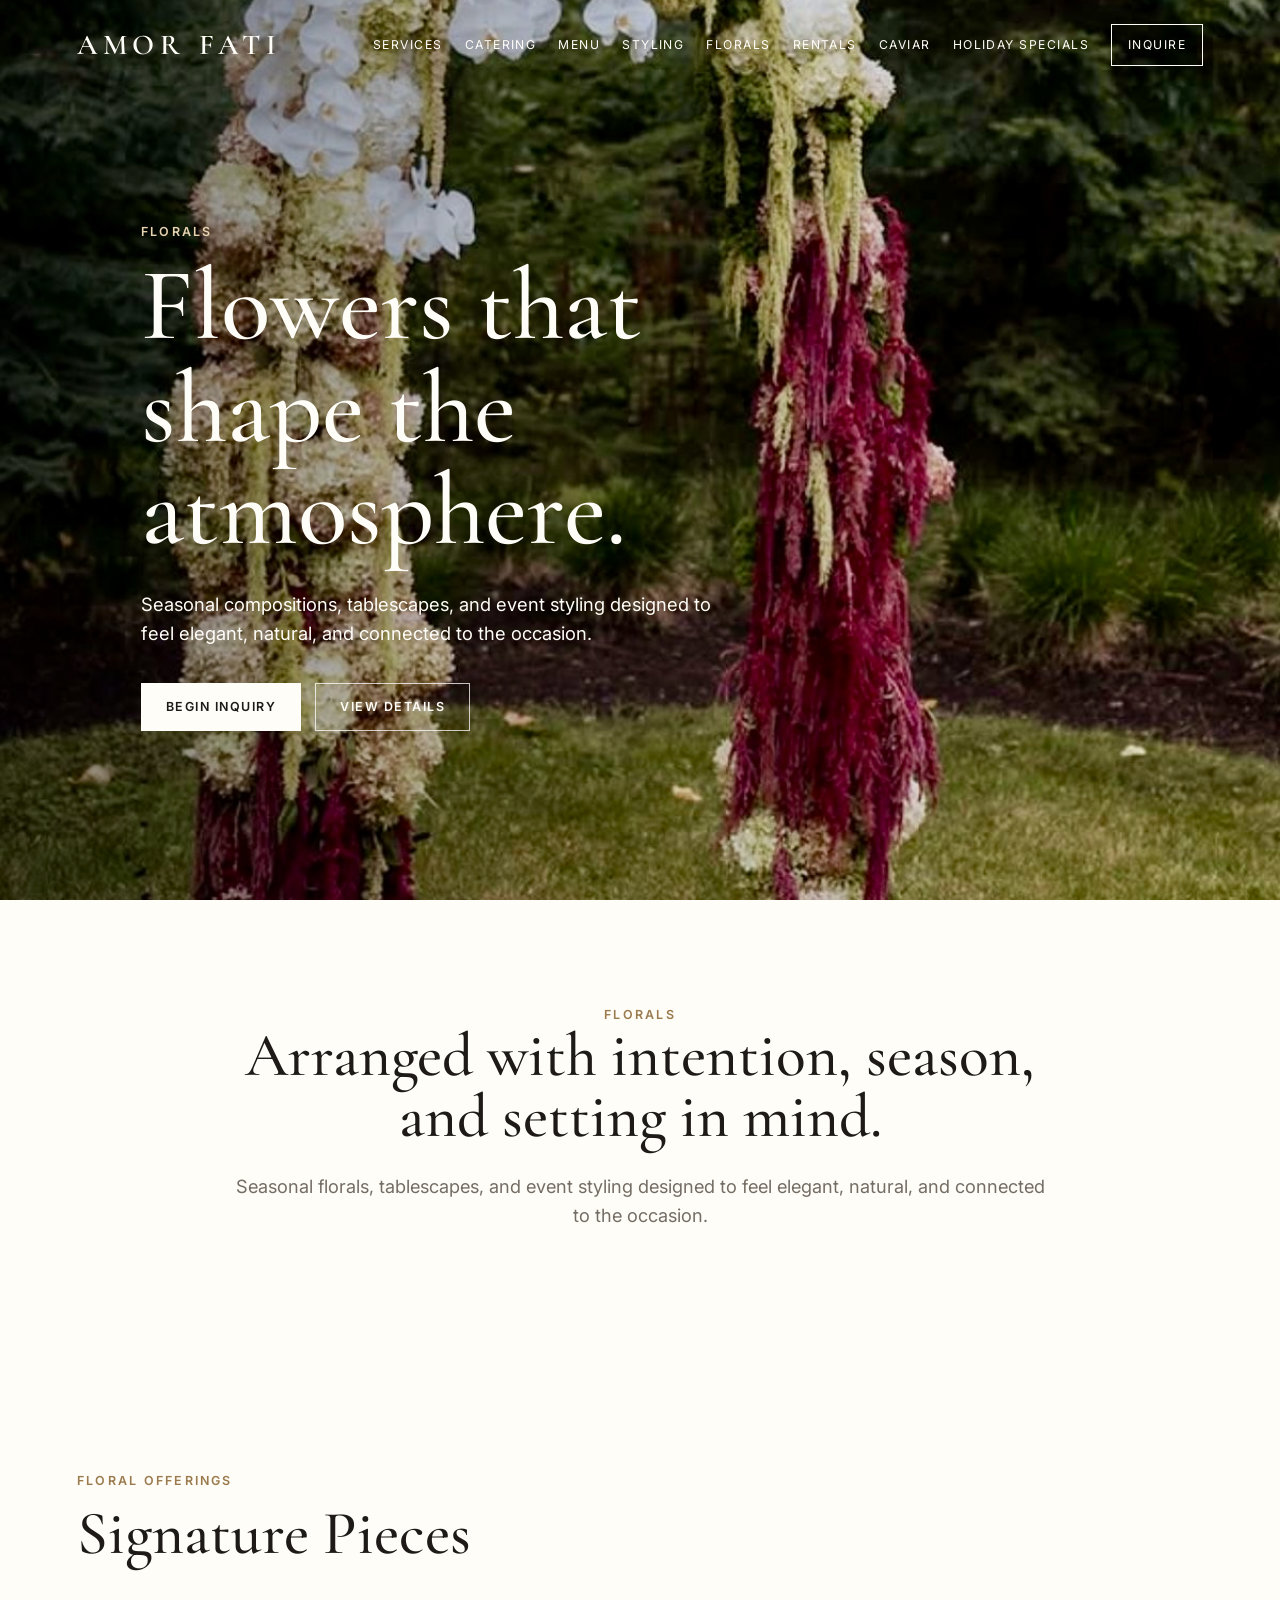
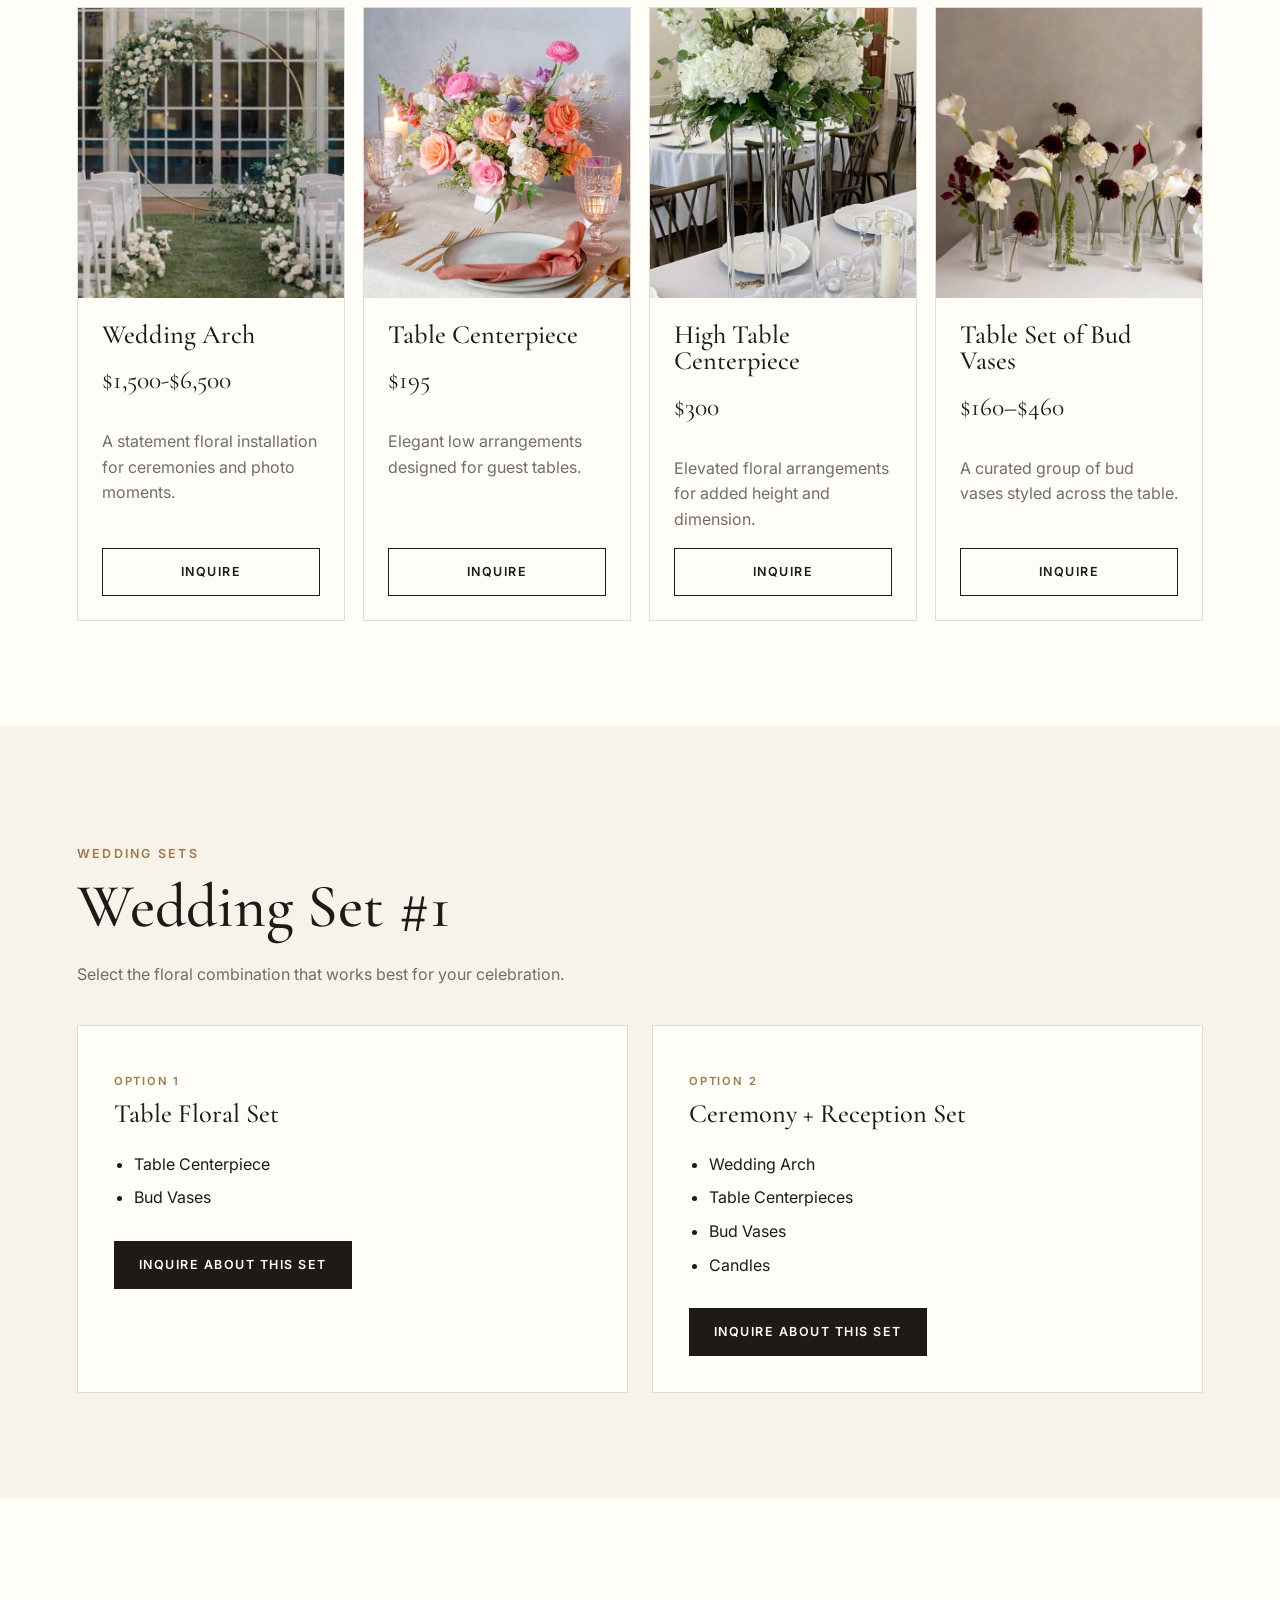
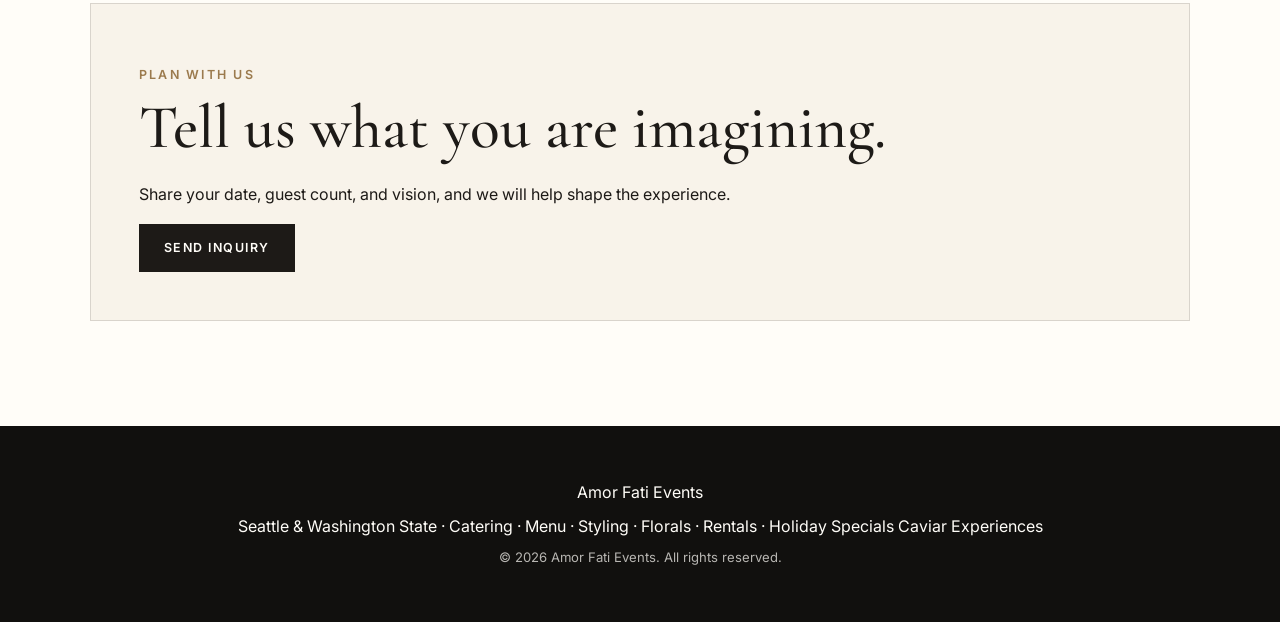
<file: florals.html>
<!DOCTYPE html><html lang="en"><head>
  <!-- Google tag (gtag.js) -->
<script async src="https://www.googletagmanager.com/gtag/js?id=AW-18371810220">
</script>
<script>
  window.dataLayer = window.dataLayer || [];
  function gtag(){dataLayer.push(arguments);}
  gtag('js', new Date());

  gtag('config', 'AW-18371810220');
</script>
  <meta charset="UTF-8"/><meta name="viewport" content="width=device-width, initial-scale=1.0"/><title>Florals | Amor Fati Events</title><link rel="stylesheet" href="style.css"/></head><body><header class="site-header" id="top">
  <a href="index.html" class="brand">Amor Fati</a>
  <button class="nav-toggle" aria-label="Open menu"><span></span><span></span><span></span></button>
  <nav class="site-nav">
    <a href="index.html#services">Services</a>
    <a href="catering.html">Catering</a>
    <a href="menu.html">Menu</a>
    <a href="styling.html">Styling</a>
    <a href="florals.html">Florals</a>
    <a href="rentals.html">Rentals</a>
    <a href="caviar.html">Caviar</a>
    <a href="holiday.html">Holiday Specials</a>
    <a href="index.html#inquiry" class="nav-cta">Inquire</a>
  </nav>
</header><main><section class="hero florals-hero"><div class="hero-content"><p class="eyebrow">Florals</p><h1>Flowers that shape the atmosphere.</h1><p class="hero-text">Seasonal compositions, tablescapes, and event styling designed to feel elegant, natural, and connected to the occasion.</p><div class="hero-actions"><a href="index.html#inquiry" class="button button-light">Begin Inquiry</a><a href="#details" class="button button-outline">View Details</a></div></div></section><section class="intro section" id="details"><div class="section-kicker">Florals</div><h2>Arranged with intention, season, and setting in mind.</h2><p>Seasonal florals, tablescapes, and event styling designed to feel elegant, natural, and connected to the occasion.</p></section><section class="section floral-products">

  <p class="section-kicker">Floral Offerings</p>
  <h2>Signature Pieces</h2>

  <div class="floral-product-grid">

    <div class="floral-product-card">
      <img src="assets/images/wedding-arch.jpeg" alt="Wedding floral arch">
      <div class="floral-product-content">
        <h3>Wedding Arch</h3>
        <p class="floral-price">$1,500-$6,500</p>
        <p>A statement floral installation for ceremonies and photo moments.</p>
        <a href="index.html#inquiry" class="button button-outline-dark">Inquire</a>
      </div>
    </div>

    <div class="floral-product-card">
      <img src="assets/images/table-centerpiece.jpg" alt="Wedding table centerpiece">
      <div class="floral-product-content">
        <h3>Table Centerpiece</h3>
        <p class="floral-price">$195</p>
        <p>Elegant low arrangements designed for guest tables.</p>
        <a href="index.html#inquiry" class="button button-outline-dark">Inquire</a>
      </div>
    </div>

    <div class="floral-product-card">
      <img src="assets/images/high-centerpiece.jpeg" alt="High wedding table centerpiece">
      <div class="floral-product-content">
        <h3>High Table Centerpiece</h3>
        <p class="floral-price">$300</p>
        <p>Elevated floral arrangements for added height and dimension.</p>
        <a href="index.html#inquiry" class="button button-outline-dark">Inquire</a>
      </div>
    </div>

    <div class="floral-product-card">
      <img src="assets/images/bud-vases.jpeg" alt="Table set of floral bud vases">
      <div class="floral-product-content">
        <h3>Table Set of Bud Vases</h3>
        <p class="floral-price">$160–$460</p>
        <p>A curated group of bud vases styled across the table.</p>
        <a href="index.html#inquiry" class="button button-outline-dark">Inquire</a>
      </div>
    </div>

  </div>

</section>


<section class="section wedding-set-section">

  <p class="section-kicker">Wedding Sets</p>
  <h2>Wedding Set #1</h2>

  <p class="wedding-set-intro">
    Select the floral combination that works best for your celebration.
  </p>

  <div class="wedding-set-grid">

    <div class="wedding-option-card">
      <p class="option-label">Option 1</p>
      <h3>Table Floral Set</h3>

      <ul>
        <li>Table Centerpiece</li>
        <li>Bud Vases</li>
      </ul>

      <a href="index.html#inquiry" class="button button-dark">
        Inquire About This Set
      </a>
    </div>


    <div class="wedding-option-card">
      <p class="option-label">Option 2</p>
      <h3>Ceremony + Reception Set</h3>

      <ul>
        <li>Wedding Arch</li>
        <li>Table Centerpieces</li>
        <li>Bud Vases</li>
        <li>Candles</li>
      </ul>

      <a href="index.html#inquiry" class="button button-dark">
        Inquire About This Set
      </a>
    </div>

  </div>

</section><section class="section inquiry"><div class="inquiry-box"><p class="section-kicker">Plan With Us</p><h2>Tell us what you are imagining.</h2><p>Share your date, guest count, and vision, and we will help shape the experience.</p><a href="index.html#inquiry" class="button button-dark">Send Inquiry</a></div></section></main><footer class="site-footer">
<p><a href="index.html" class="footer-brand">Amor Fati Events</a></p>
<p class="footer-links">
  Seattle &amp; Washington State ·
  <a href="catering.html">Catering</a> ·
  <a href="menu.html">Menu</a> ·
  <a href="styling.html">Styling</a> ·
  <a href="florals.html">Florals</a> ·
  <a href="rentals.html">Rentals</a> ·
  <a href="holiday.html">Holiday Specials</a>
  <a href="caviar.html">Caviar Experiences</a>
</p>
  <p class="small">© <span id="year"></span> Amor Fati Events. All rights reserved.</p>
</footer><script src="script.js"></script></body></html>
</file>
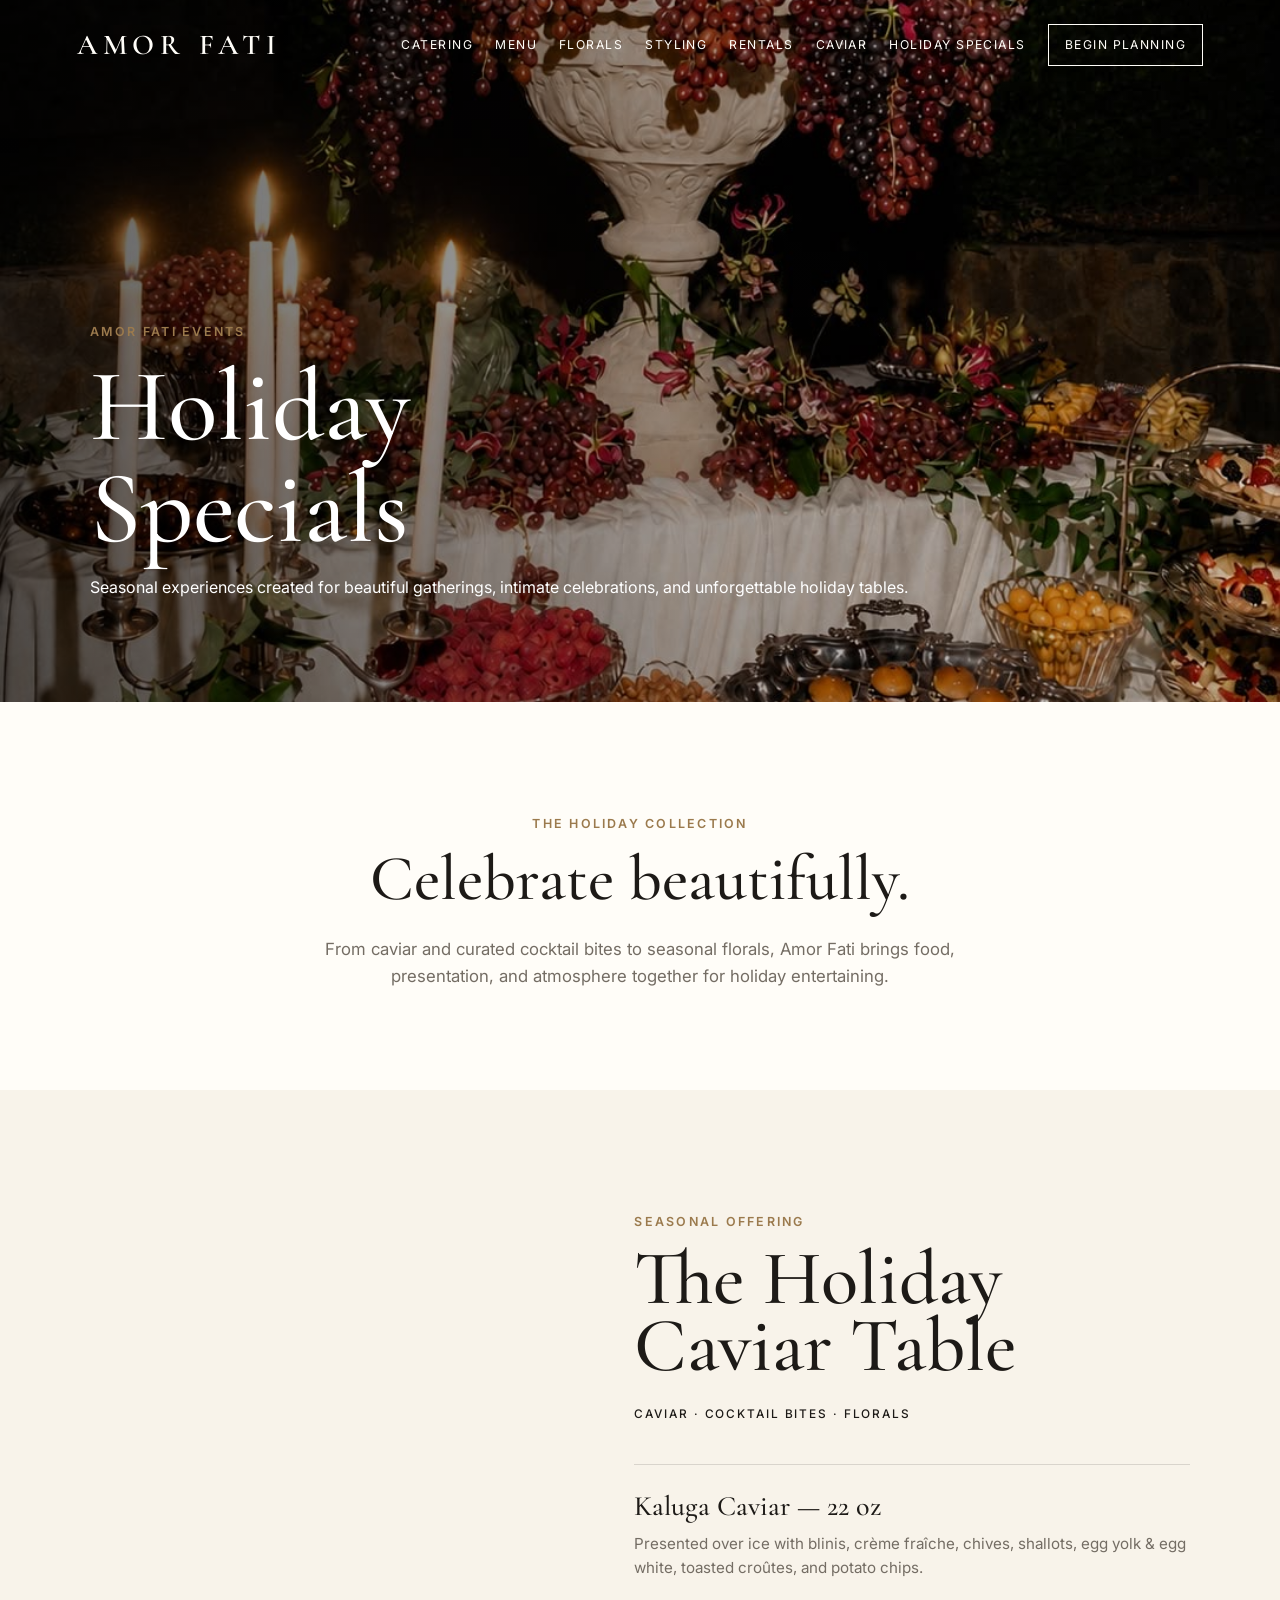
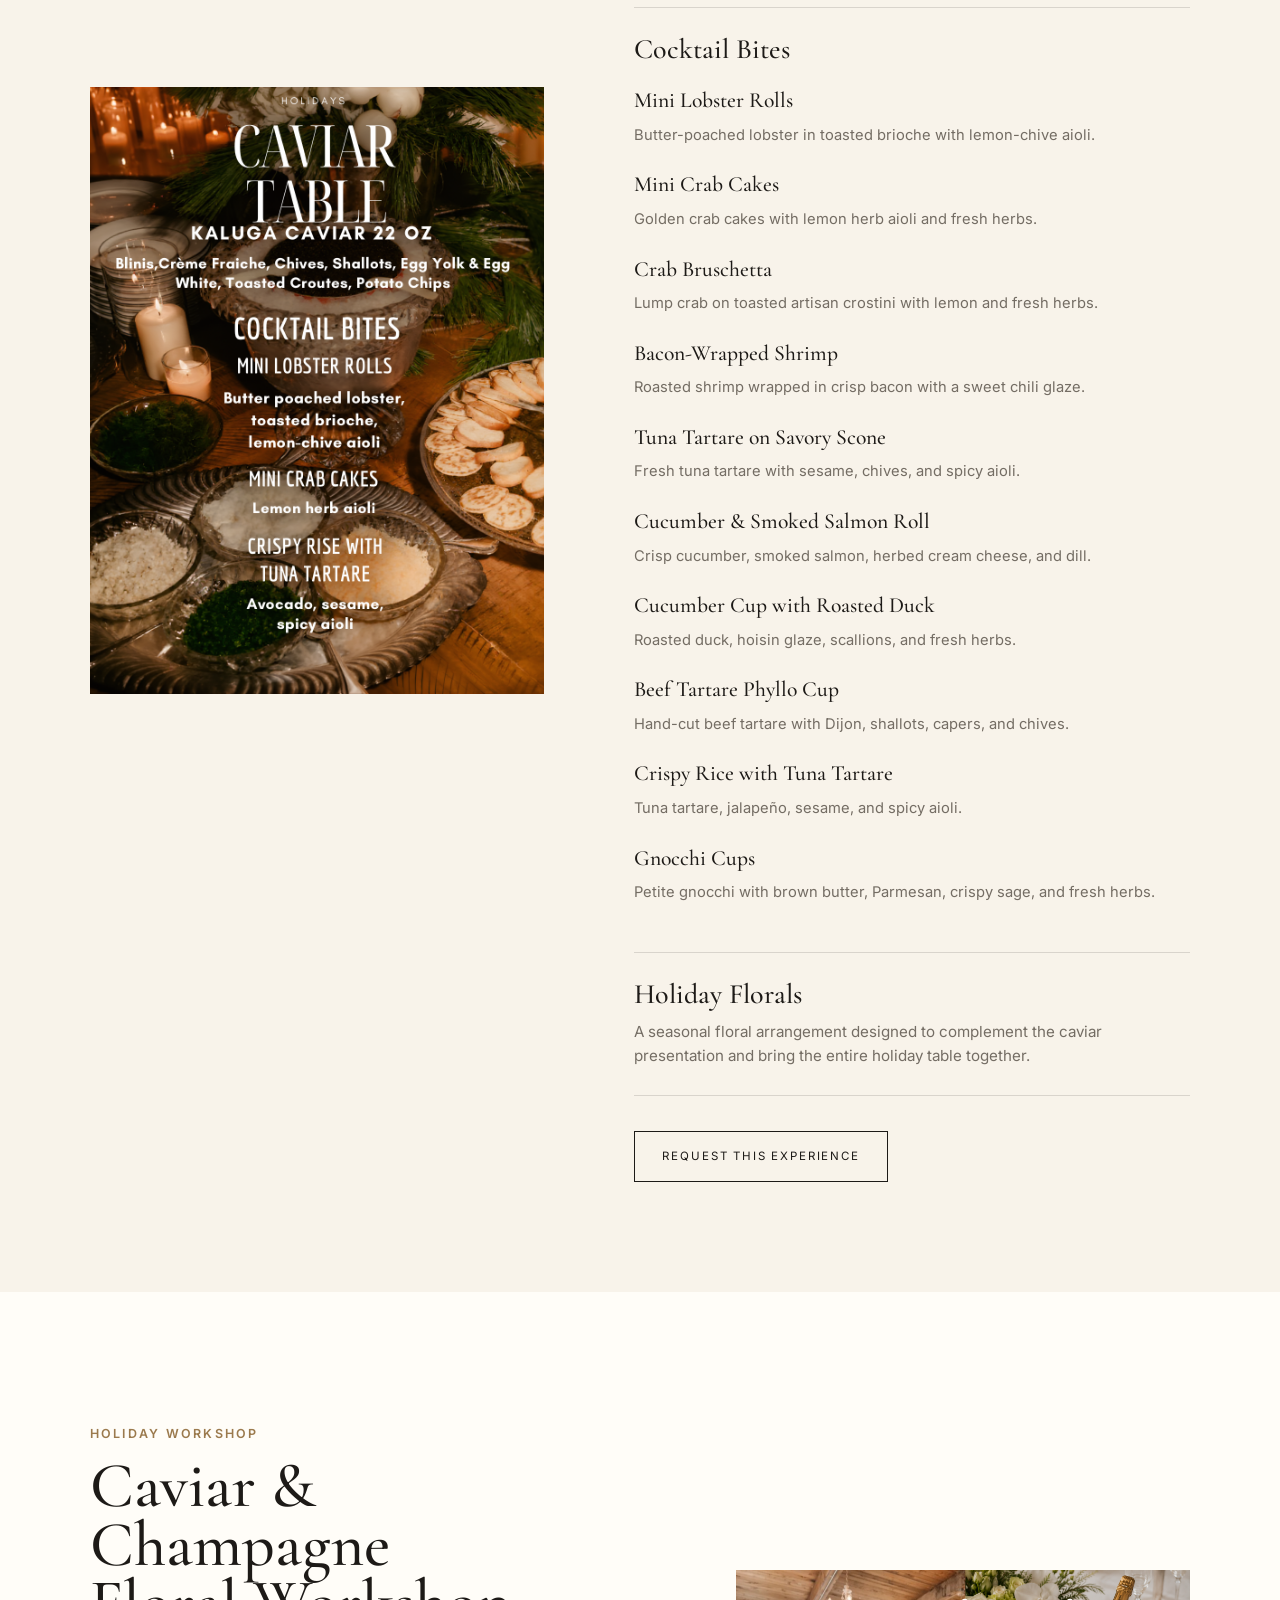
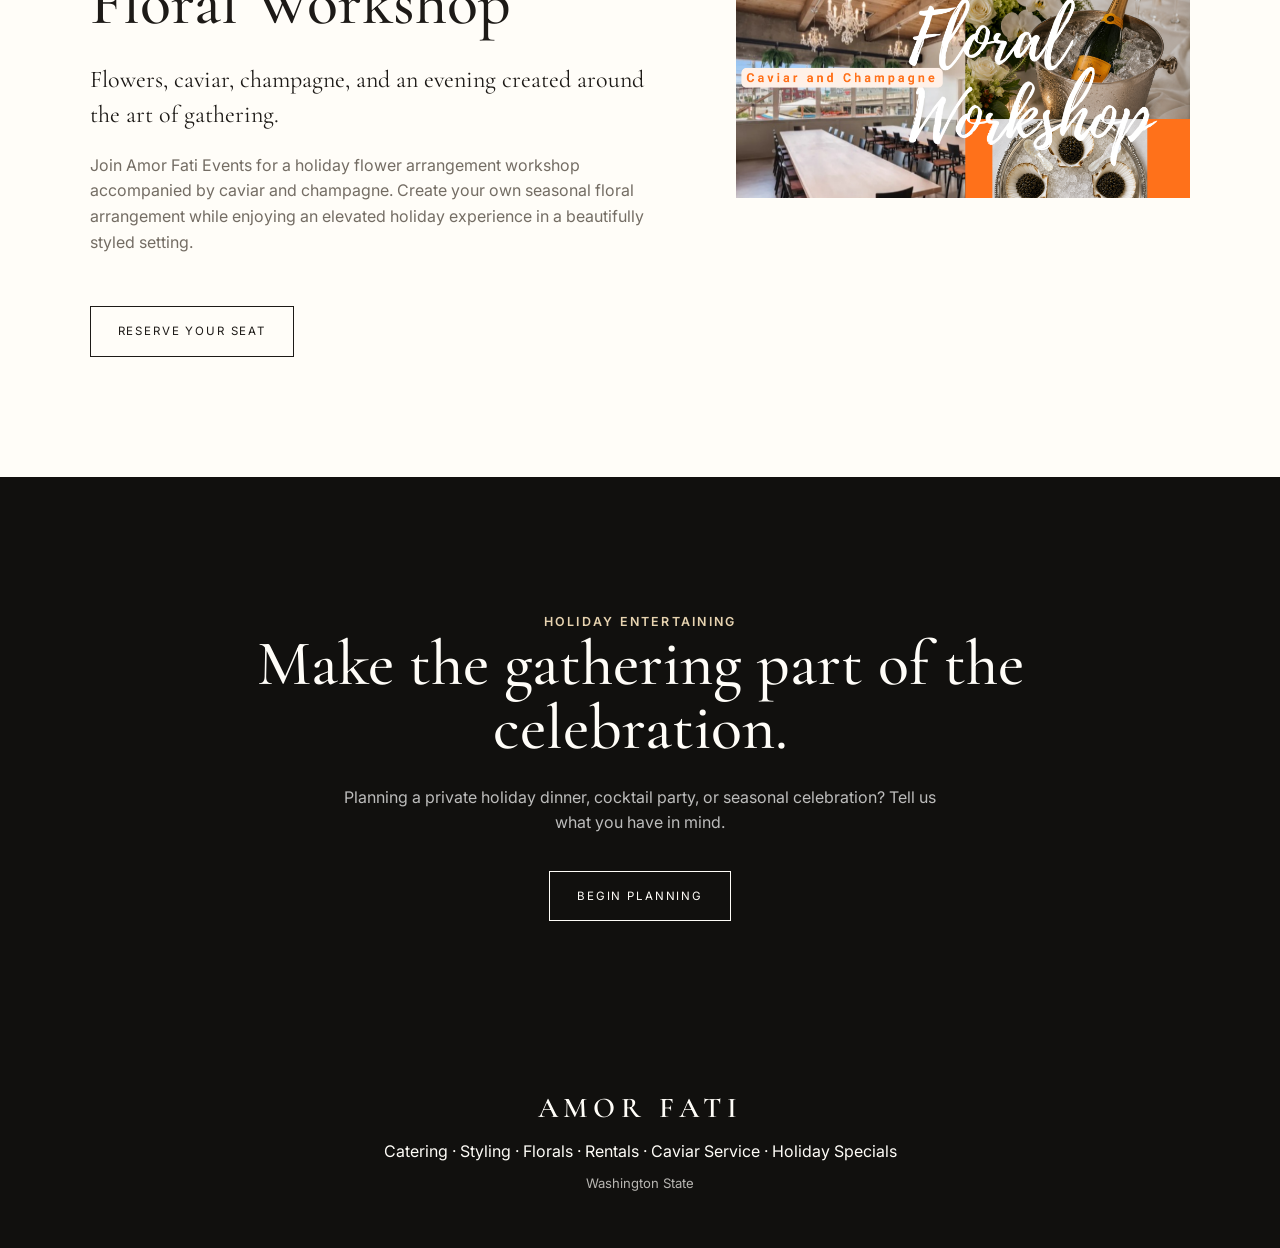
<file: holiday.html>
<!DOCTYPE html>
<html lang="en">

<head>
  <!-- Google tag (gtag.js) -->
<script async src="https://www.googletagmanager.com/gtag/js?id=AW-18371810220">
</script>
<script>
  window.dataLayer = window.dataLayer || [];
  function gtag(){dataLayer.push(arguments);}
  gtag('js', new Date());

  gtag('config', 'AW-18371810220');
</script>

  <meta charset="UTF-8">

  <meta name="viewport" content="width=device-width, initial-scale=1.0">

  <title>Holiday Specials | Amor Fati Events</title>

  <meta
    name="description"
    content="Discover seasonal holiday experiences from Amor Fati Events, including The Holiday Caviar Table and our Caviar & Champagne Floral Workshop."
  >

  <!-- Google Fonts -->
  <link rel="preconnect" href="https://fonts.googleapis.com">

  <link
    rel="preconnect"
    href="https://fonts.gstatic.com"
    crossorigin
  >

  <link
    href="https://fonts.googleapis.com/css2?family=Cormorant+Garamond:wght@400;500;600&family=Inter:wght@300;400;500;600&display=swap"
    rel="stylesheet"
  >

  <!-- Main Website Styles -->
  <link rel="stylesheet" href="style.css">

</head>


<body>


<!-- =====================================================
     HEADER
===================================================== -->

<header class="site-header" id="header">

  <a href="index.html" class="brand">
    Amor Fati
  </a>


  <nav class="site-nav">

    <a href="catering.html">
      Catering
    </a>

    <a href="menu.html">
      Menu
    </a>

    <a href="florals.html">
      Florals
    </a>

    <a href="styling.html">
      Styling
    </a>

    <a href="rentals.html">
      Rentals
    </a>

    <a href="caviar.html">
      Caviar
    </a>

    <a href="holiday.html" class="active">
      Holiday Specials
    </a>

    <a href="index.html#inquiry" class="nav-cta">
      Begin Planning
    </a>

  </nav>

</header>



<!-- =====================================================
     HOLIDAY HERO
===================================================== -->

<section class="holiday-hero">

  <div class="holiday-hero-content">

    <p class="section-kicker">
      Amor Fati Events
    </p>

    <h1>
      Holiday<br>
      Specials
    </h1>

    <p class="holiday-hero-description">
      Seasonal experiences created for beautiful gatherings,
      intimate celebrations, and unforgettable holiday tables.
    </p>

  </div>

</section>



<!-- =====================================================
     HOLIDAY INTRODUCTION
===================================================== -->

<section class="holiday-intro">

  <p class="section-kicker">
    The Holiday Collection
  </p>

  <h2>
    Celebrate beautifully.
  </h2>

  <p>
    From caviar and curated cocktail bites to seasonal florals,
    Amor Fati brings food, presentation, and atmosphere together
    for holiday entertaining.
  </p>

</section>



<!-- =====================================================
     THE HOLIDAY CAVIAR TABLE
===================================================== -->

<section class="caviar-special">

  <div class="caviar-layout">


    <!-- CAVIAR TABLE IMAGE -->

    <div class="caviar-image">

      <img
        src="assets/images/Holiday.png
"
        alt="Holiday Caviar Table by Amor Fati Events"
      >

    </div>



    <!-- CAVIAR TABLE CONTENT -->

    <div class="caviar-content">

      <p class="section-kicker">
        Seasonal Offering
      </p>

      <h2>
        The Holiday<br>
        Caviar Table
      </h2>

      <p class="caviar-tagline">
        Caviar · Cocktail Bites · Florals
      </p>



      <!-- CAVIAR SERVICE -->

      <div class="special-menu-group">

        <h3>
          Kaluga Caviar — 22 oz
        </h3>

        <p>
          Presented over ice with blinis, crème fraîche,
          chives, shallots, egg yolk &amp; egg white,
          toasted croûtes, and potato chips.
        </p>

      </div>



      <!-- APPETIZERS -->

      <div class="special-menu-group">

        <h3>
          Cocktail Bites
        </h3>


        <div class="menu-item-small">

          <strong>
            Mini Lobster Rolls
          </strong>

          <span>
            Butter-poached lobster in toasted brioche
            with lemon-chive aioli.
          </span>

        </div>


        <div class="menu-item-small">

          <strong>
            Mini Crab Cakes
          </strong>

          <span>
            Golden crab cakes with lemon herb aioli
            and fresh herbs.
          </span>

        </div>


        <div class="menu-item-small">

          <strong>
            Crab Bruschetta
          </strong>

          <span>
            Lump crab on toasted artisan crostini
            with lemon and fresh herbs.
          </span>

        </div>


        <div class="menu-item-small">

          <strong>
            Bacon-Wrapped Shrimp
          </strong>

          <span>
            Roasted shrimp wrapped in crisp bacon
            with a sweet chili glaze.
          </span>

        </div>


        <div class="menu-item-small">

          <strong>
            Tuna Tartare on Savory Scone
          </strong>

          <span>
            Fresh tuna tartare with sesame, chives,
            and spicy aioli.
          </span>

        </div>


        <div class="menu-item-small">

          <strong>
            Cucumber &amp; Smoked Salmon Roll
          </strong>

          <span>
            Crisp cucumber, smoked salmon,
            herbed cream cheese, and dill.
          </span>

        </div>


        <div class="menu-item-small">

          <strong>
            Cucumber Cup with Roasted Duck
          </strong>

          <span>
            Roasted duck, hoisin glaze,
            scallions, and fresh herbs.
          </span>

        </div>


        <div class="menu-item-small">

          <strong>
            Beef Tartare Phyllo Cup
          </strong>

          <span>
            Hand-cut beef tartare with Dijon,
            shallots, capers, and chives.
          </span>

        </div>


        <div class="menu-item-small">

          <strong>
            Crispy Rice with Tuna Tartare
          </strong>

          <span>
            Tuna tartare, jalapeño, sesame,
            and spicy aioli.
          </span>

        </div>


        <div class="menu-item-small">

          <strong>
            Gnocchi Cups
          </strong>

          <span>
            Petite gnocchi with brown butter,
            Parmesan, crispy sage, and fresh herbs.
          </span>

        </div>

      </div>



      <!-- FLORALS -->

      <div class="special-menu-group">

        <h3>
          Holiday Florals
        </h3>

        <p>
          A seasonal floral arrangement designed to complement
          the caviar presentation and bring the entire holiday
          table together.
        </p>

      </div>



      <!-- INQUIRY BUTTON -->

      <a
        href="index.html#inquiry"
        class="holiday-button"
      >
        Request This Experience
      </a>

    </div>

  </div>

</section>



<!-- =====================================================
     CAVIAR & CHAMPAGNE FLORAL WORKSHOP
===================================================== -->

<section class="workshop-section">

  <div class="workshop-layout">


    <!-- WORKSHOP CONTENT -->

    <div class="workshop-content">

      <p class="section-kicker">
        Holiday Workshop
      </p>

      <h2>
        Caviar &amp;<br>
        Champagne<br>
        Floral Workshop
      </h2>


      <p class="workshop-intro">
        Flowers, caviar, champagne, and an evening
        created around the art of gathering.
      </p>


      <p class="workshop-description">
        Join Amor Fati Events for a holiday flower arrangement
        workshop accompanied by caviar and champagne.
        Create your own seasonal floral arrangement while
        enjoying an elevated holiday experience in a beautifully
        styled setting.
      </p>


      <!-- EVENTBRITE BUTTON -->

      <a
        href="https://www.eventbrite.com/e/holiday-flower-arrangement-workshop-with-caviar-and-champagne-tickets-1998936129774?aff=oddtdtcreator"
        target="_blank"
        rel="noopener noreferrer"
        class="holiday-button"
      >
        Reserve Your Seat
      </a>

    </div>



    <!-- WORKSHOP IMAGE -->

    <div class="workshop-image">

      <img
        src="assets/images/Caviar and Champagne.png"
        alt="Caviar and Champagne Holiday Flower Arrangement Workshop"
      >

    </div>


  </div>

</section>



<!-- =====================================================
     FINAL HOLIDAY CTA
===================================================== -->

<section class="holiday-cta">

  <p class="section-kicker">
    Holiday Entertaining
  </p>

  <h2>
    Make the gathering part of the celebration.
  </h2>

  <p>
    Planning a private holiday dinner, cocktail party,
    or seasonal celebration? Tell us what you have in mind.
  </p>

  <a
    href="index.html#inquiry"
    class="holiday-button"
  >
    Begin Planning
  </a>

</section>



<!-- =====================================================
     FOOTER
===================================================== -->

<footer class="site-footer">

  <p class="brand">
    Amor Fati
  </p>

  <p class="footer-links">
    <a href="catering.html">Catering</a>
    ·
    <a href="styling.html">Styling</a>
    ·
    <a href="florals.html">Florals</a>
    ·
    <a href="rentals.html">Rentals</a>
    ·
    <a href="caviar.html">Caviar Service</a>
    ·
    <a href="holiday.html">Holiday Specials</a>
  </p>

  <p class="small">
    Washington State
  </p>

</footer>


<!-- =====================================================
     HEADER SCROLL EFFECT
===================================================== -->

<script>

  const header = document.getElementById("header");

  window.addEventListener("scroll", () => {

    if (window.scrollY > 50) {

      header.classList.add("scrolled");

    } else {

      header.classList.remove("scrolled");

    }

  });

</script>


</body>

</html>
</file>
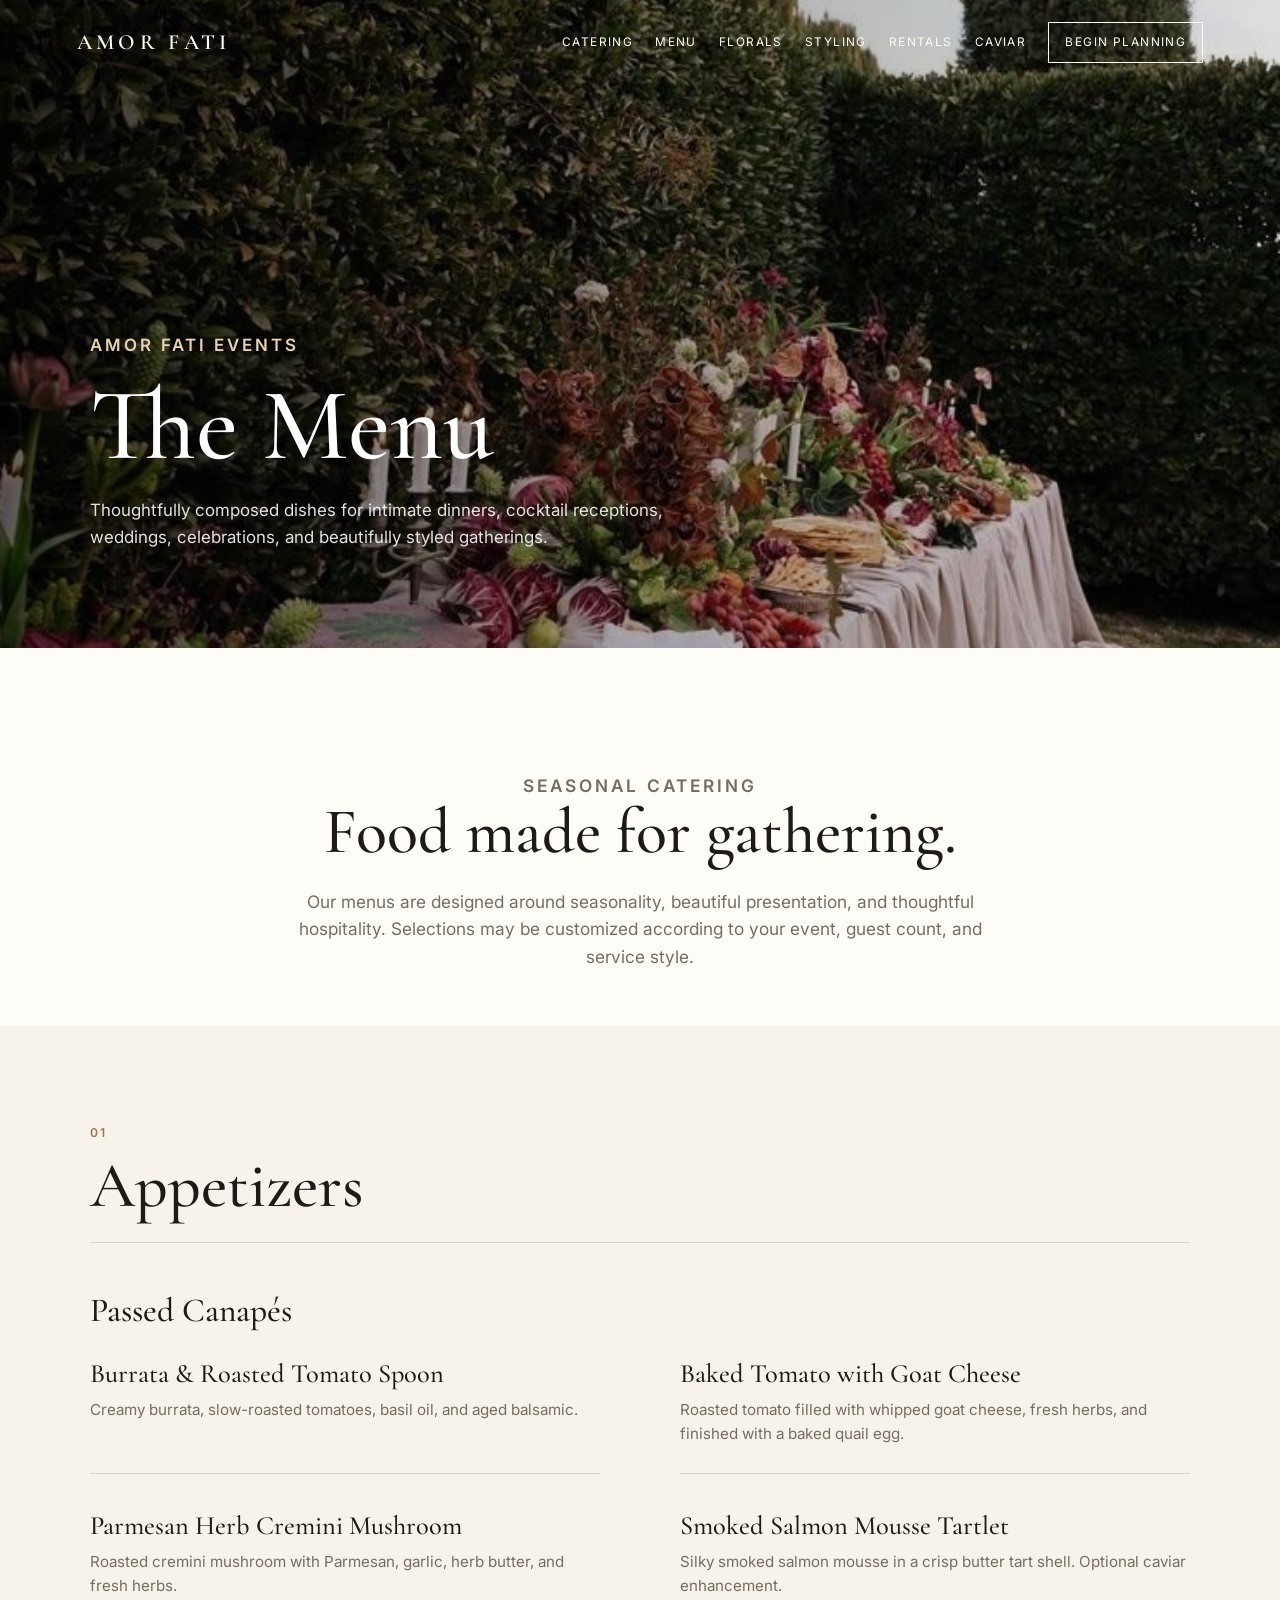
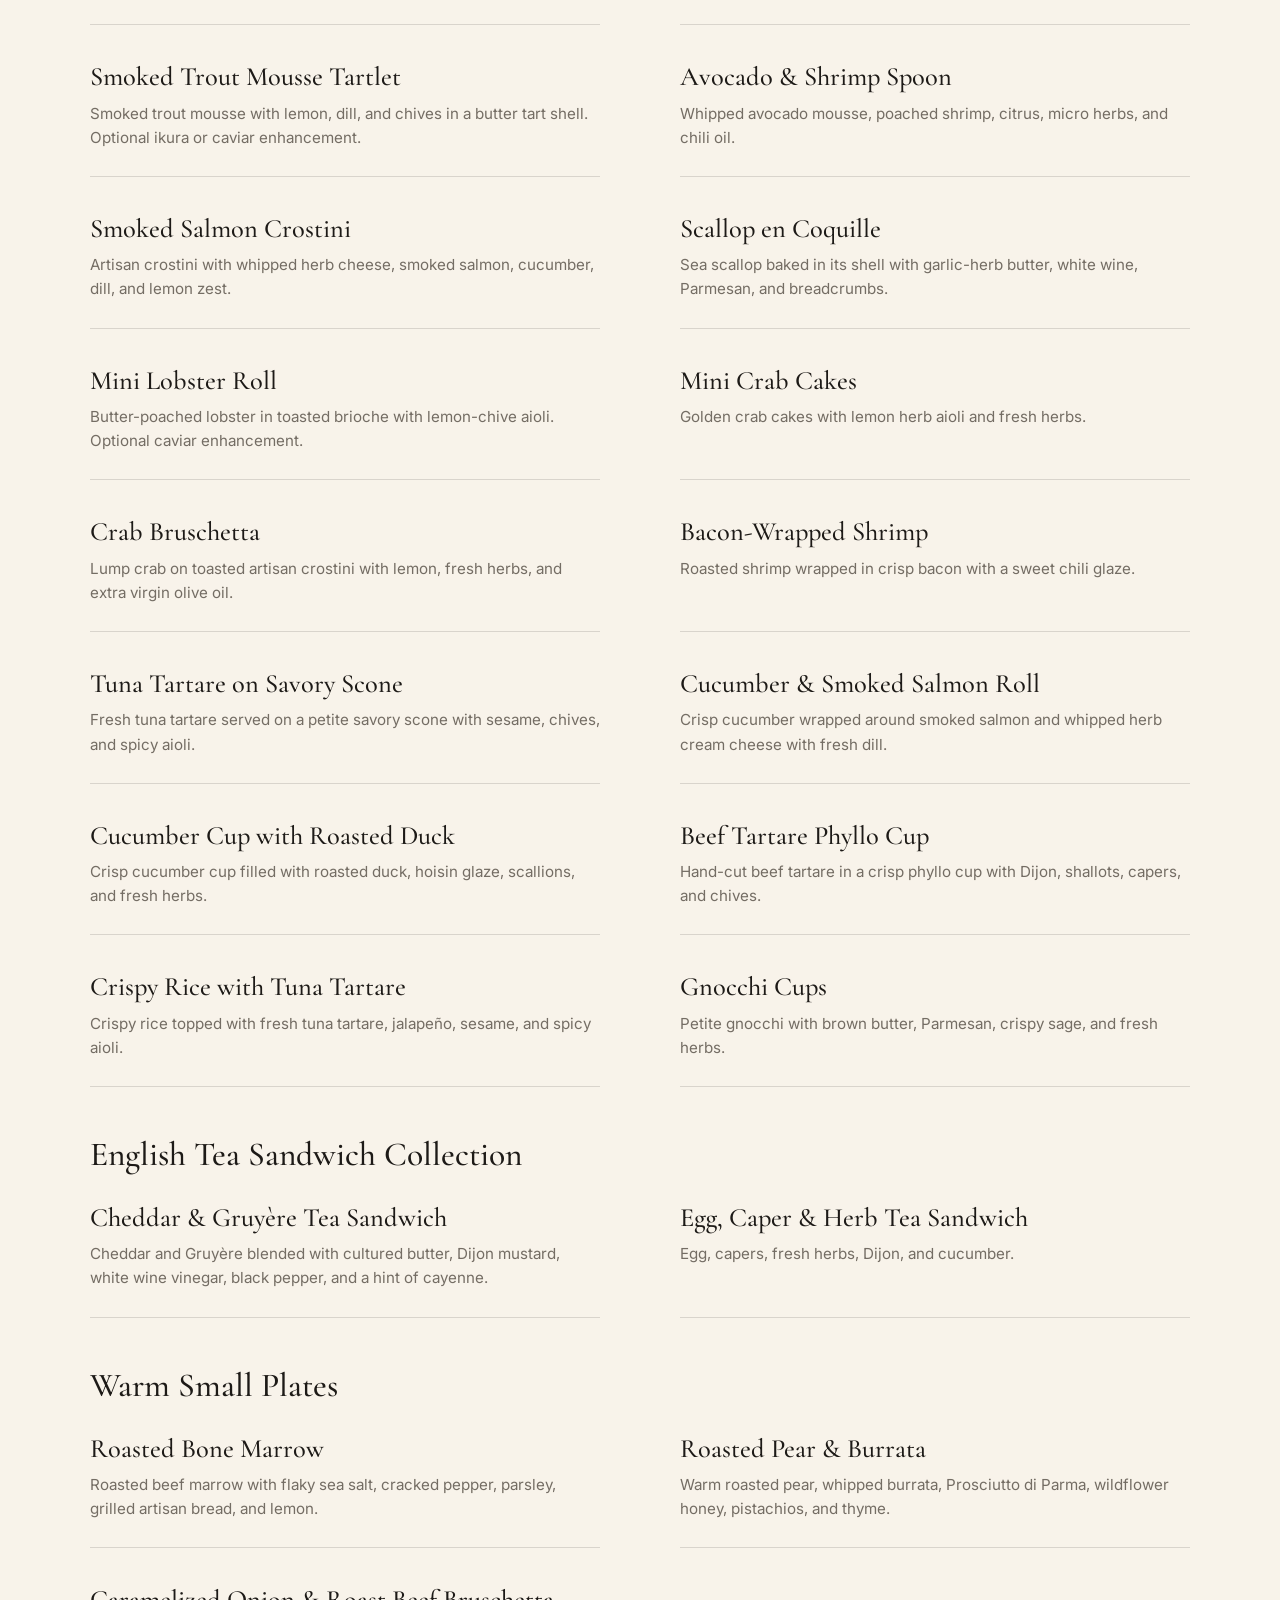
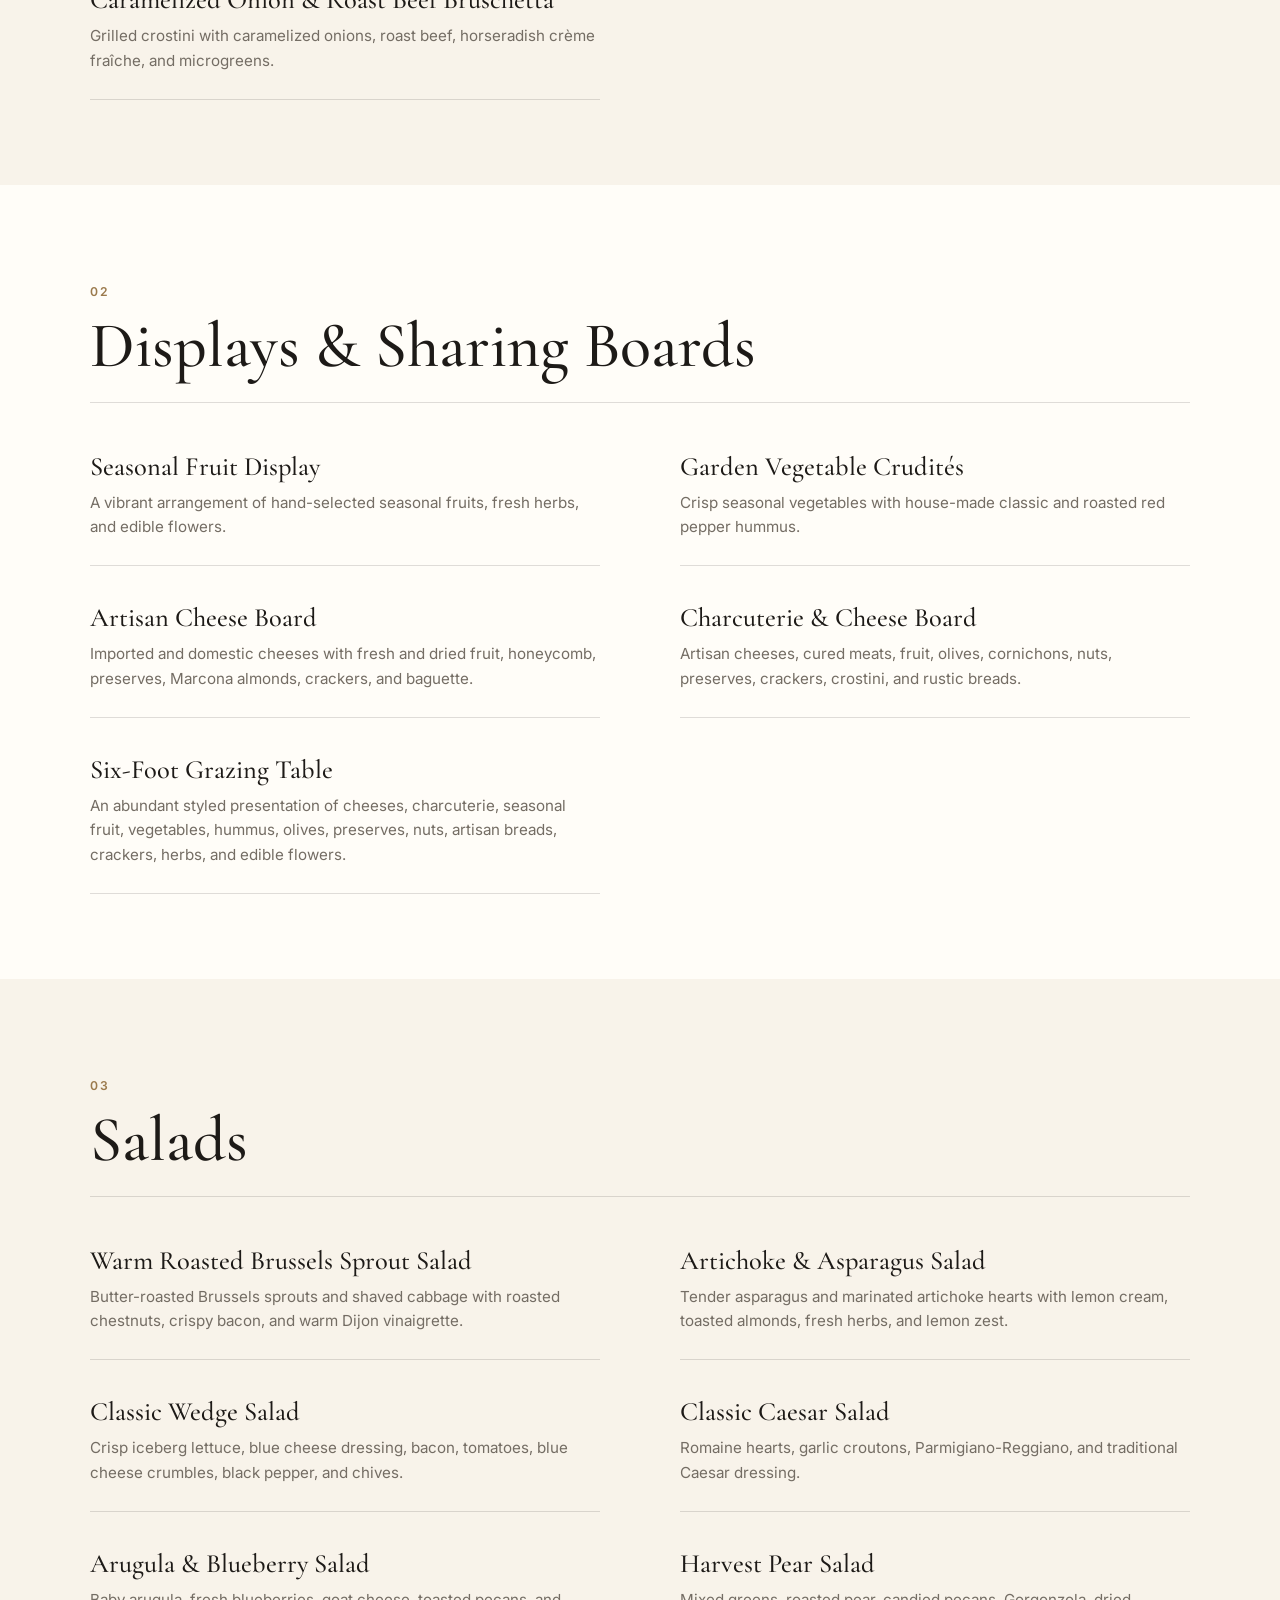
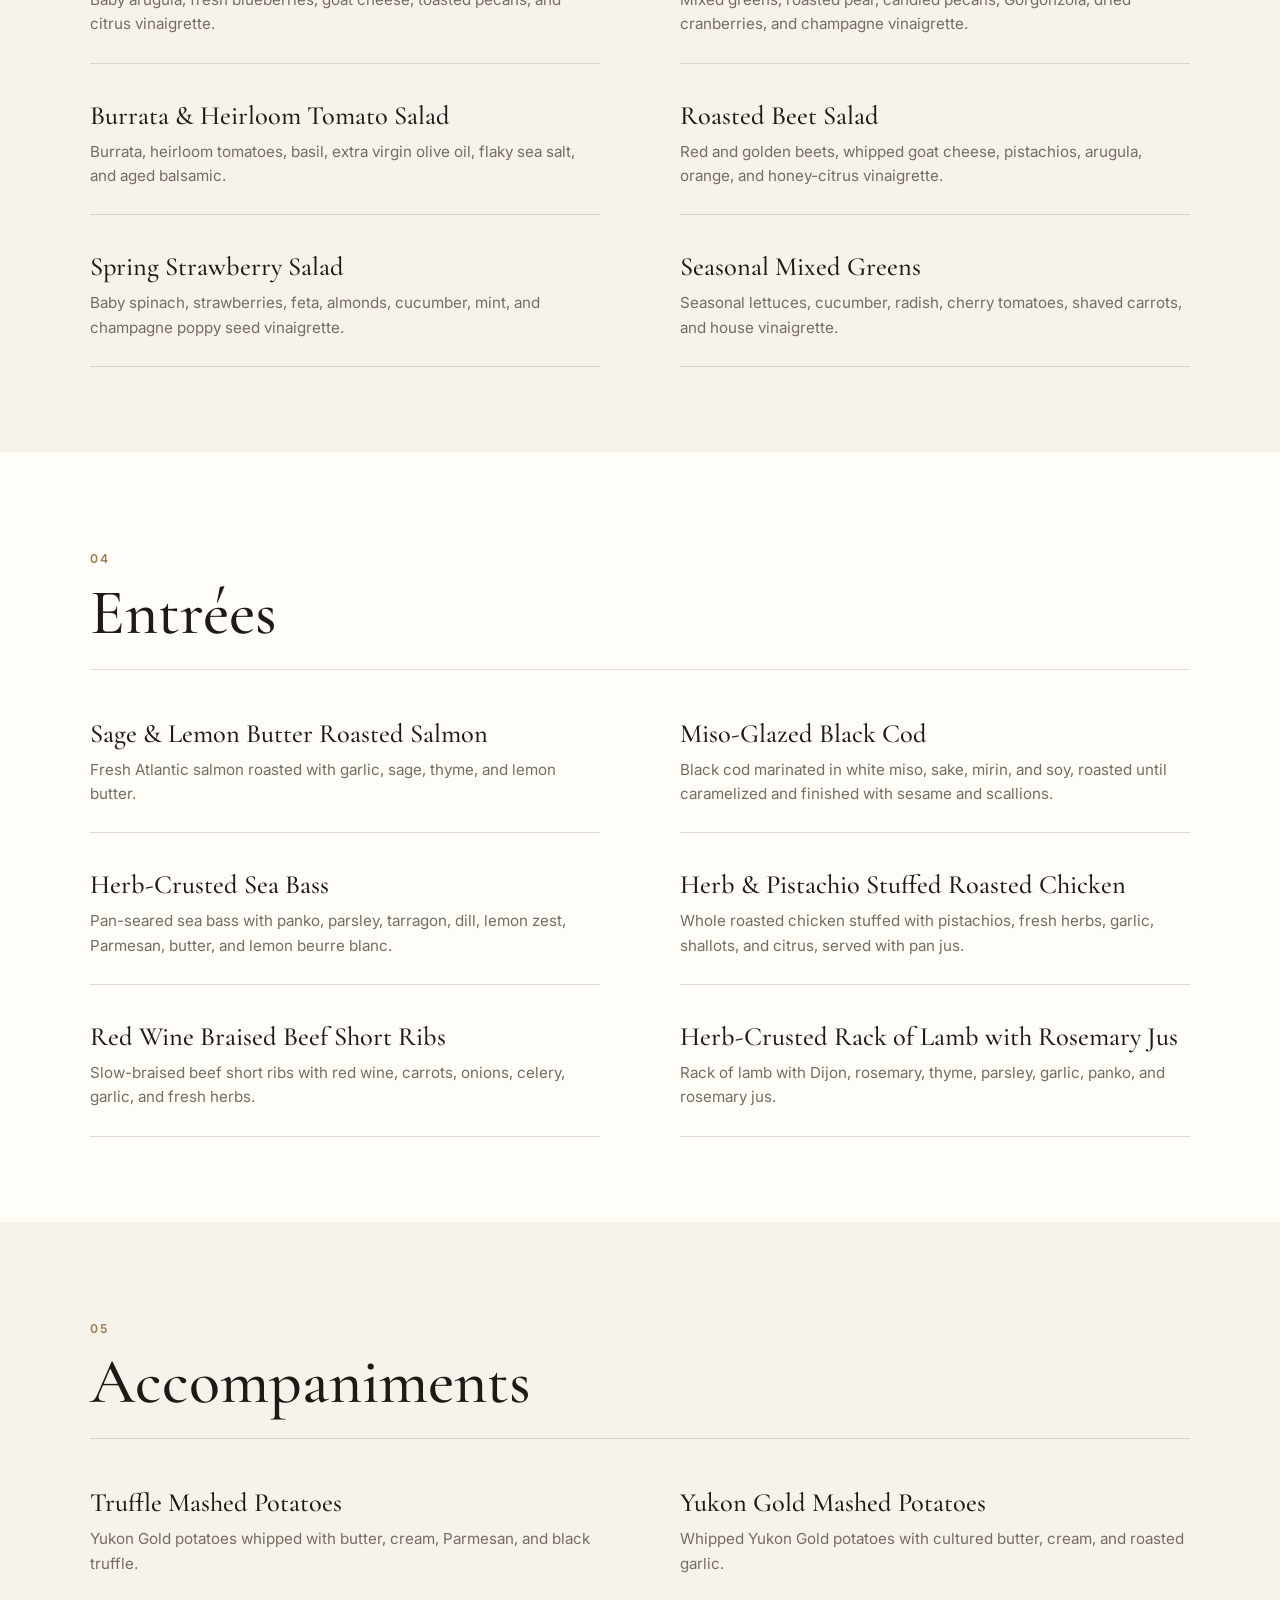
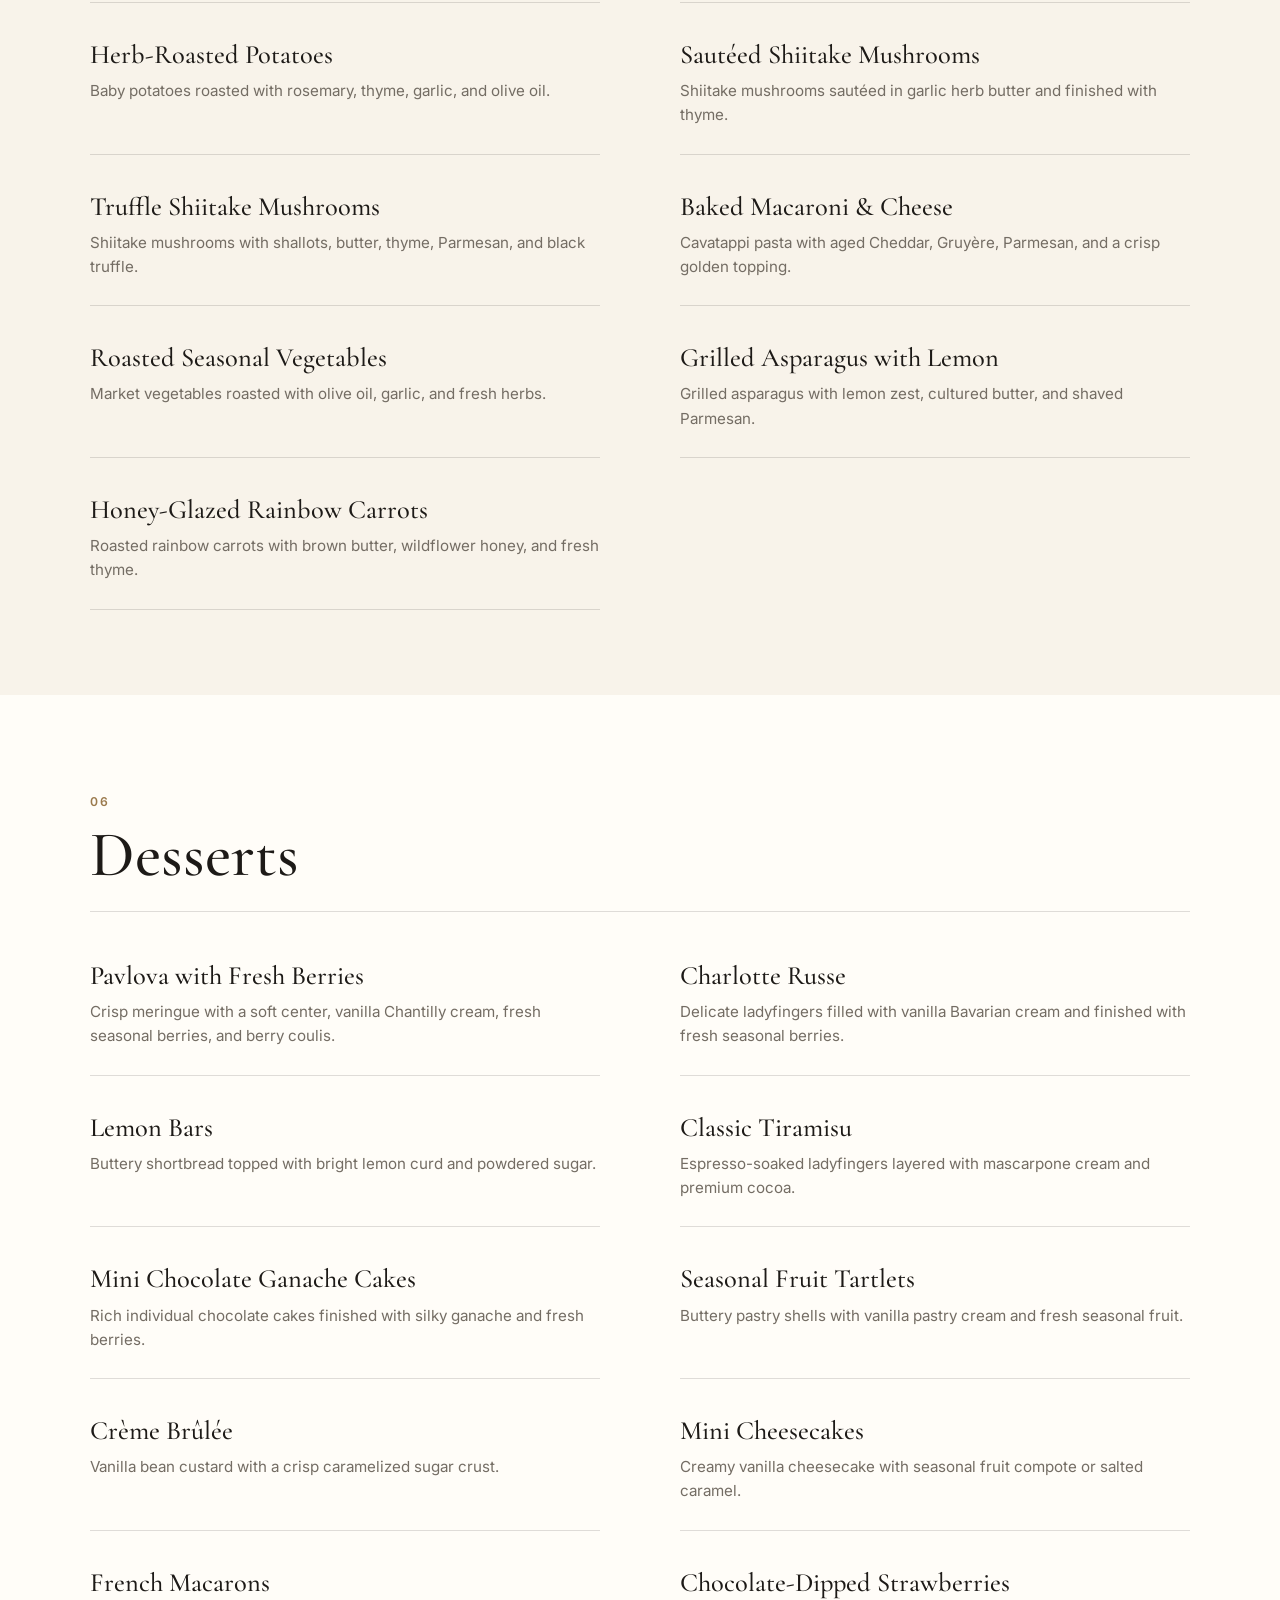
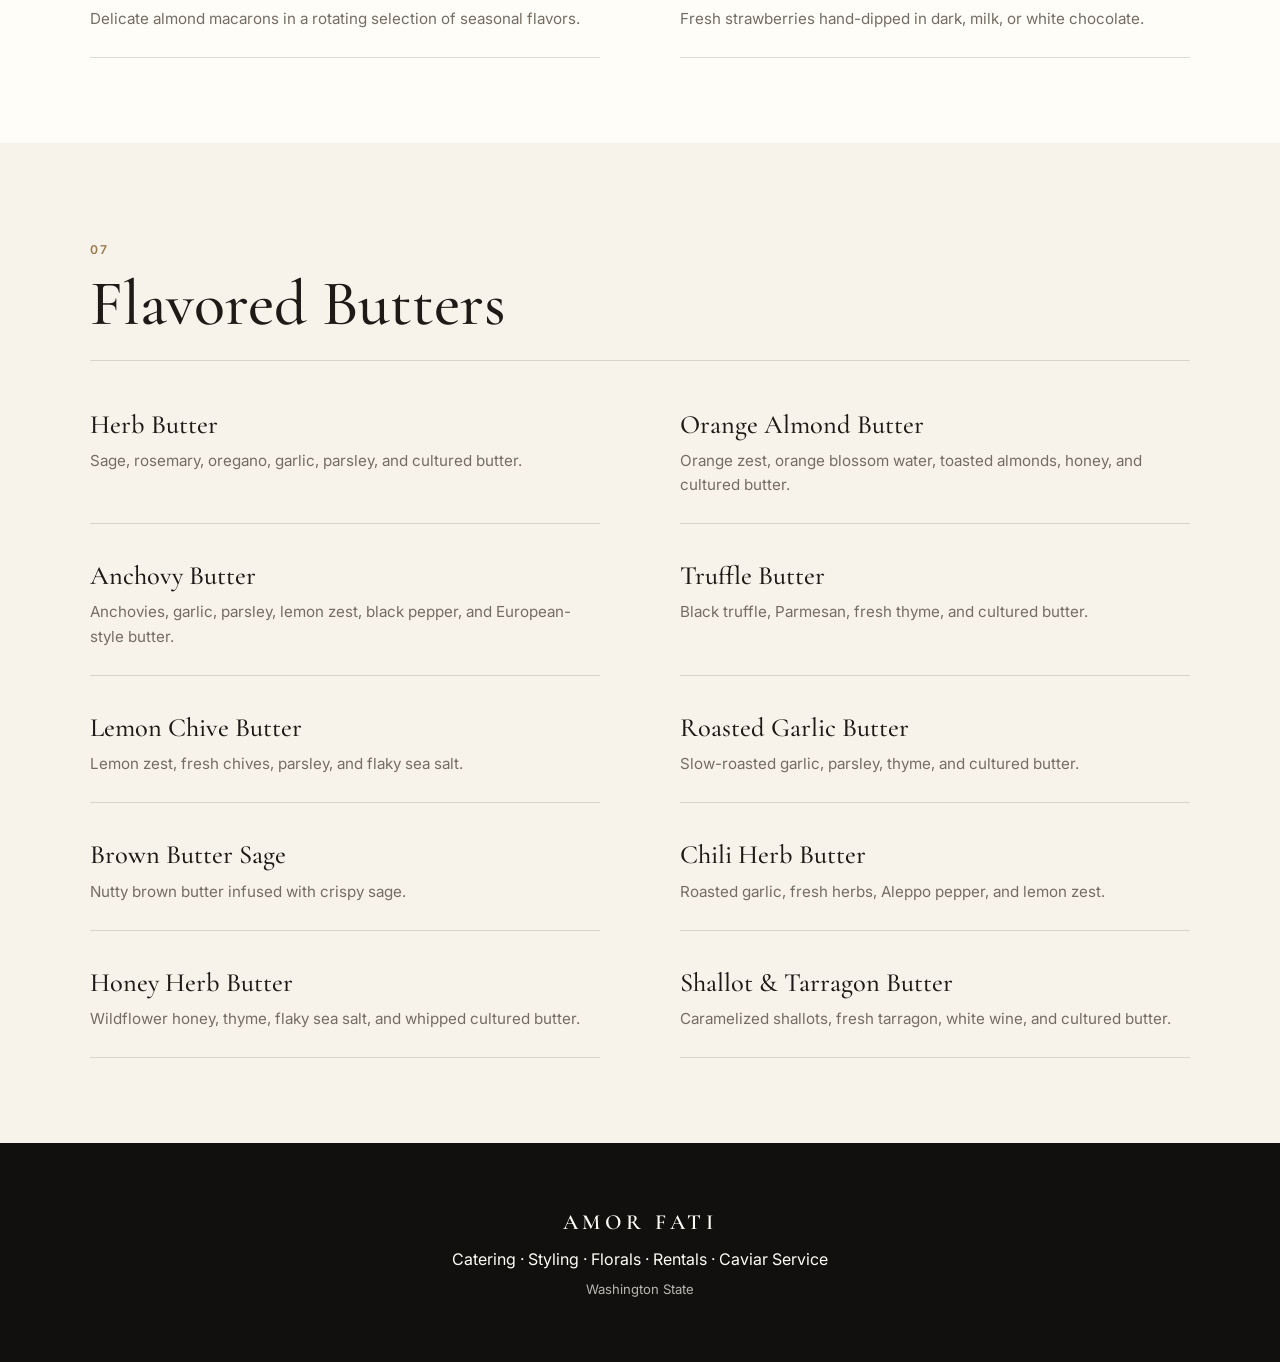
<file: menu.html>
<!DOCTYPE html>
<html lang="en">
<head>
  <!-- Google tag (gtag.js) -->
<script async src="https://www.googletagmanager.com/gtag/js?id=AW-18371810220">
</script>
<script>
  window.dataLayer = window.dataLayer || [];
  function gtag(){dataLayer.push(arguments);}
  gtag('js', new Date());

  gtag('config', 'AW-18371810220');
</script>
  <meta charset="UTF-8" />
  <meta name="viewport" content="width=device-width, initial-scale=1.0" />
  <title>Menu | Amor Fati Events</title>

  <link rel="preconnect" href="https://fonts.googleapis.com">
  <link rel="preconnect" href="https://fonts.gstatic.com" crossorigin>

  <link
    href="https://fonts.googleapis.com/css2?family=Cormorant+Garamond:wght@400;500;600&family=Inter:wght@300;400;500;600&display=swap"
    rel="stylesheet"
  />

  <style>
    :root {
      --paper: #fffdf8;
      --cream: #f8f3ea;
      --charcoal: #1d1a17;
      --muted: #746d64;
      --line: rgba(29, 26, 23, 0.14);
      --accent: #9b7a4d;
      --dark: #11100e;
    }

    * {
      box-sizing: border-box;
    }

    html {
      scroll-behavior: smooth;
    }

    body {
      margin: 0;
      background: var(--paper);
      color: var(--charcoal);
      font-family: "Inter", sans-serif;
      line-height: 1.6;
    }

    a {
      color: inherit;
      text-decoration: none;
    }

    .site-header {
      position: fixed;
      top: 0;
      left: 0;
      z-index: 100;
      width: 100%;
      display: flex;
      align-items: center;
      justify-content: space-between;
      padding: 22px 6vw;
      color: var(--paper);
      transition: 0.3s ease;
    }

    .site-header.scrolled {
      background: rgba(255, 253, 248, 0.96);
      color: var(--charcoal);
      border-bottom: 1px solid var(--line);
      backdrop-filter: blur(14px);
    }

    .brand {
      font-family: "Cormorant Garamond", serif;
      text-transform: uppercase;
      letter-spacing: 0.2em;
      font-size: 1.35rem;
      font-weight: 600;
    }

    .site-nav {
      display: flex;
      align-items: center;
      gap: 22px;
      font-size: 0.74rem;
      text-transform: uppercase;
      letter-spacing: 0.12em;
    }

    .nav-cta {
      border: 1px solid currentColor;
      padding: 10px 16px;
    }

    .hero {
      min-height: 72vh;
      display: flex;
      align-items: flex-end;
      padding: 140px 7vw 80px;
      color: white;
      position: relative;

      background:
        linear-gradient(
          90deg,
          rgba(0,0,0,.60) 0%,
          rgba(0,0,0,.32) 50%,
          rgba(0,0,0,.12) 100%
        ),
        url("assets/images/catering-hero.jpg");

      background-size: cover;
      background-position: center 60%;
    }

    .hero-content {
      position: relative;
      z-index: 2;
      max-width: 800px;
    }

    .eyebrow,
    .section-kicker {
      text-transform: uppercase;
      letter-spacing: 0.18em;
      font-size: 0.76rem;
      font-weight: 600;
      color: var(--accent);
    }

    .hero .eyebrow {
      color: #e7d3b0;
    }

    h1,
    h2,
    h3 {
      font-family: "Cormorant Garamond", serif;
      font-weight: 500;
      margin: 0;
    }

    h1 {
      font-size: clamp(4rem, 8vw, 8rem);
      line-height: 0.94;
      margin-top: 14px;
    }

    h2 {
      font-size: clamp(2.8rem, 5vw, 5rem);
      line-height: 1;
    }

    h3 {
      font-size: 1.65rem;
      line-height: 1.1;
    }

    .hero p {
      max-width: 610px;
      font-size: 1.06rem;
      margin-top: 24px;
      color: rgba(255,255,255,.88);
    }

    .menu-intro {
      max-width: 920px;
      margin: auto;
      padding: 100px 7vw 55px;
      text-align: center;
    }

    .menu-intro p {
      color: var(--muted);
      font-size: 1.08rem;
      max-width: 700px;
      margin: 24px auto 0;
    }

    .menu-section {
      padding: 85px 7vw;
    }

    .menu-section:nth-child(even) {
      background: var(--cream);
    }

    .section-heading {
      max-width: 1400px;
      margin: 0 auto 50px;
      border-bottom: 1px solid var(--line);
      padding-bottom: 24px;
    }

    .section-heading .section-kicker {
      margin-bottom: 12px;
    }

    .menu-grid {
      max-width: 1400px;
      margin: auto;
      display: grid;
      grid-template-columns: repeat(2, minmax(0, 1fr));
      column-gap: 80px;
      row-gap: 38px;
    }

    .menu-item {
      border-bottom: 1px solid var(--line);
      padding-bottom: 26px;
    }

    .menu-item h3 {
      margin-bottom: 9px;
    }

    .menu-item p {
      margin: 0;
      color: var(--muted);
      font-size: 0.95rem;
    }

    .subsection-title {
      max-width: 1400px;
      margin: 50px auto 30px;
      font-family: "Cormorant Garamond", serif;
      font-size: 2.1rem;
      font-weight: 500;
    }

    .site-footer {
      background: var(--dark);
      color: var(--paper);
      text-align: center;
      padding: 55px 6vw;
    }

    .site-footer p {
      margin: 7px 0;
    }

    .small {
      font-size: 0.82rem;
      opacity: 0.7;
    }

    @media (max-width: 900px) {
      .site-nav {
        gap: 10px;
        font-size: 0.65rem;
      }

      .menu-grid {
        grid-template-columns: 1fr;
        row-gap: 30px;
      }

      .hero {
        min-height: 65vh;
        padding-left: 6vw;
        padding-right: 6vw;
      }

      .menu-section {
        padding: 70px 6vw;
      }
    }

    @media (max-width: 720px) {
      .site-nav a:not(.nav-cta) {
        display: none;
      }

      .brand {
        font-size: 1.1rem;
      }

      h1 {
        font-size: 4rem;
      }
    }
  </style>
</head>

<body>

<header class="site-header" id="header">
  <a href="index.html" class="brand">Amor Fati</a>

  <nav class="site-nav">
    <a href="catering.html">Catering</a>
    <a href="menu.html">Menu</a>
    <a href="florals.html">Florals</a>
    <a href="styling.html">Styling</a>
    <a href="rentals.html">Rentals</a>
    <a href="caviar.html">Caviar</a>
    <a href="index.html#inquiry" class="nav-cta">Begin Planning</a>
  </nav>
</header>

<section class="hero">
  <div class="hero-content">
    <p class="eyebrow">Amor Fati Events</p>
    <h1>The Menu</h1>
    <p>
      Thoughtfully composed dishes for intimate dinners, cocktail receptions,
      weddings, celebrations, and beautifully styled gatherings.
    </p>
  </div>
</section>

<section class="menu-intro">
  <p class="section-kicker">Seasonal Catering</p>
  <h2>Food made for gathering.</h2>
  <p>
    Our menus are designed around seasonality, beautiful presentation, and
    thoughtful hospitality. Selections may be customized according to your
    event, guest count, and service style.
  </p>
</section>

<section class="menu-section">
  <div class="section-heading">
    <p class="section-kicker">01</p>
    <h2>Appetizers</h2>
  </div>

  <h3 class="subsection-title">Passed Canapés</h3>

  <div class="menu-grid">

    <article class="menu-item">
      <h3>Burrata & Roasted Tomato Spoon</h3>
      <p>
        Creamy burrata, slow-roasted tomatoes, basil oil, and aged balsamic.
      </p>
    </article>

    <article class="menu-item">
      <h3>Baked Tomato with Goat Cheese</h3>
      <p>
        Roasted tomato filled with whipped goat cheese, fresh herbs,
        and finished with a baked quail egg.
      </p>
    </article>

    <article class="menu-item">
      <h3>Parmesan Herb Cremini Mushroom</h3>
      <p>
        Roasted cremini mushroom with Parmesan, garlic, herb butter,
        and fresh herbs.
      </p>
    </article>

    <article class="menu-item">
      <h3>Smoked Salmon Mousse Tartlet</h3>
      <p>
        Silky smoked salmon mousse in a crisp butter tart shell.
        Optional caviar enhancement.
      </p>
    </article>

    <article class="menu-item">
      <h3>Smoked Trout Mousse Tartlet</h3>
      <p>
        Smoked trout mousse with lemon, dill, and chives in a butter tart shell.
        Optional ikura or caviar enhancement.
      </p>
    </article>

    <article class="menu-item">
      <h3>Avocado & Shrimp Spoon</h3>
      <p>
        Whipped avocado mousse, poached shrimp, citrus, micro herbs,
        and chili oil.
      </p>
    </article>

    <article class="menu-item">
      <h3>Smoked Salmon Crostini</h3>
      <p>
        Artisan crostini with whipped herb cheese, smoked salmon,
        cucumber, dill, and lemon zest.
      </p>
    </article>

    <article class="menu-item">
      <h3>Scallop en Coquille</h3>
      <p>
        Sea scallop baked in its shell with garlic-herb butter,
        white wine, Parmesan, and breadcrumbs.
      </p>
    </article>

    <article class="menu-item">
      <h3>Mini Lobster Roll</h3>
      <p>
        Butter-poached lobster in toasted brioche with lemon-chive aioli.
        Optional caviar enhancement.
      </p>
    </article>
    <article class="menu-item">
  <h3>Mini Crab Cakes</h3>
  <p>
    Golden crab cakes with lemon herb aioli and fresh herbs.
  </p>
</article>

<article class="menu-item">
  <h3>Crab Bruschetta</h3>
  <p>
    Lump crab on toasted artisan crostini with lemon, fresh herbs,
    and extra virgin olive oil.
  </p>
</article>

<article class="menu-item">
  <h3>Bacon-Wrapped Shrimp</h3>
  <p>
    Roasted shrimp wrapped in crisp bacon with a sweet chili glaze.
  </p>
</article>

<article class="menu-item">
  <h3>Tuna Tartare on Savory Scone</h3>
  <p>
    Fresh tuna tartare served on a petite savory scone with sesame,
    chives, and spicy aioli.
  </p>
</article>

<article class="menu-item">
  <h3>Cucumber & Smoked Salmon Roll</h3>
  <p>
    Crisp cucumber wrapped around smoked salmon and whipped herb
    cream cheese with fresh dill.
  </p>
</article>

<article class="menu-item">
  <h3>Cucumber Cup with Roasted Duck</h3>
  <p>
    Crisp cucumber cup filled with roasted duck, hoisin glaze,
    scallions, and fresh herbs.
  </p>
</article>

<article class="menu-item">
  <h3>Beef Tartare Phyllo Cup</h3>
  <p>
    Hand-cut beef tartare in a crisp phyllo cup with Dijon,
    shallots, capers, and chives.
  </p>
</article>

<article class="menu-item">
  <h3>Crispy Rice with Tuna Tartare</h3>
  <p>
    Crispy rice topped with fresh tuna tartare, jalapeño,
    sesame, and spicy aioli.
  </p>
</article>

<article class="menu-item">
  <h3>Gnocchi Cups</h3>
  <p>
    Petite gnocchi with brown butter, Parmesan, crispy sage,
    and fresh herbs.
  </p>
</article>

  </div>

  <h3 class="subsection-title">English Tea Sandwich Collection</h3>

  <div class="menu-grid">

    <article class="menu-item">
      <h3>Cheddar & Gruyère Tea Sandwich</h3>
      <p>
        Cheddar and Gruyère blended with cultured butter, Dijon mustard,
        white wine vinegar, black pepper, and a hint of cayenne.
      </p>
    </article>

    <article class="menu-item">
      <h3>Egg, Caper & Herb Tea Sandwich</h3>
      <p>
        Egg, capers, fresh herbs, Dijon, and cucumber.
      </p>
    </article>

  </div>

  <h3 class="subsection-title">Warm Small Plates</h3>

  <div class="menu-grid">

    <article class="menu-item">
      <h3>Roasted Bone Marrow</h3>
      <p>
        Roasted beef marrow with flaky sea salt, cracked pepper,
        parsley, grilled artisan bread, and lemon.
      </p>
    </article>

    <article class="menu-item">
      <h3>Roasted Pear & Burrata</h3>
      <p>
        Warm roasted pear, whipped burrata, Prosciutto di Parma,
        wildflower honey, pistachios, and thyme.
      </p>
    </article>

    <article class="menu-item">
      <h3>Caramelized Onion & Roast Beef Bruschetta</h3>
      <p>
        Grilled crostini with caramelized onions, roast beef,
        horseradish crème fraîche, and microgreens.
      </p>
    </article>

  </div>
</section>

<section class="menu-section">
  <div class="section-heading">
    <p class="section-kicker">02</p>
    <h2>Displays & Sharing Boards</h2>
  </div>

  <div class="menu-grid">

    <article class="menu-item">
      <h3>Seasonal Fruit Display</h3>
      <p>
        A vibrant arrangement of hand-selected seasonal fruits,
        fresh herbs, and edible flowers.
      </p>
    </article>

    <article class="menu-item">
      <h3>Garden Vegetable Crudités</h3>
      <p>
        Crisp seasonal vegetables with house-made classic
        and roasted red pepper hummus.
      </p>
    </article>

    <article class="menu-item">
      <h3>Artisan Cheese Board</h3>
      <p>
        Imported and domestic cheeses with fresh and dried fruit,
        honeycomb, preserves, Marcona almonds, crackers, and baguette.
      </p>
    </article>

    <article class="menu-item">
      <h3>Charcuterie & Cheese Board</h3>
      <p>
        Artisan cheeses, cured meats, fruit, olives, cornichons,
        nuts, preserves, crackers, crostini, and rustic breads.
      </p>
    </article>

    <article class="menu-item">
      <h3>Six-Foot Grazing Table</h3>
      <p>
        An abundant styled presentation of cheeses, charcuterie,
        seasonal fruit, vegetables, hummus, olives, preserves,
        nuts, artisan breads, crackers, herbs, and edible flowers.
      </p>
    </article>

  </div>
</section>

<section class="menu-section">
  <div class="section-heading">
    <p class="section-kicker">03</p>
    <h2>Salads</h2>
  </div>

  <div class="menu-grid">

    <article class="menu-item">
      <h3>Warm Roasted Brussels Sprout Salad</h3>
      <p>
        Butter-roasted Brussels sprouts and shaved cabbage with roasted
        chestnuts, crispy bacon, and warm Dijon vinaigrette.
      </p>
    </article>

    <article class="menu-item">
      <h3>Artichoke & Asparagus Salad</h3>
      <p>
        Tender asparagus and marinated artichoke hearts with lemon cream,
        toasted almonds, fresh herbs, and lemon zest.
      </p>
    </article>

    <article class="menu-item">
      <h3>Classic Wedge Salad</h3>
      <p>
        Crisp iceberg lettuce, blue cheese dressing, bacon,
        tomatoes, blue cheese crumbles, black pepper, and chives.
      </p>
    </article>

    <article class="menu-item">
      <h3>Classic Caesar Salad</h3>
      <p>
        Romaine hearts, garlic croutons, Parmigiano-Reggiano,
        and traditional Caesar dressing.
      </p>
    </article>

    <article class="menu-item">
      <h3>Arugula & Blueberry Salad</h3>
      <p>
        Baby arugula, fresh blueberries, goat cheese,
        toasted pecans, and citrus vinaigrette.
      </p>
    </article>

    <article class="menu-item">
      <h3>Harvest Pear Salad</h3>
      <p>
        Mixed greens, roasted pear, candied pecans, Gorgonzola,
        dried cranberries, and champagne vinaigrette.
      </p>
    </article>

    <article class="menu-item">
      <h3>Burrata & Heirloom Tomato Salad</h3>
      <p>
        Burrata, heirloom tomatoes, basil, extra virgin olive oil,
        flaky sea salt, and aged balsamic.
      </p>
    </article>

    <article class="menu-item">
      <h3>Roasted Beet Salad</h3>
      <p>
        Red and golden beets, whipped goat cheese, pistachios,
        arugula, orange, and honey-citrus vinaigrette.
      </p>
    </article>

    <article class="menu-item">
      <h3>Spring Strawberry Salad</h3>
      <p>
        Baby spinach, strawberries, feta, almonds,
        cucumber, mint, and champagne poppy seed vinaigrette.
      </p>
    </article>

    <article class="menu-item">
      <h3>Seasonal Mixed Greens</h3>
      <p>
        Seasonal lettuces, cucumber, radish, cherry tomatoes,
        shaved carrots, and house vinaigrette.
      </p>
    </article>

  </div>
</section>

<section class="menu-section">
  <div class="section-heading">
    <p class="section-kicker">04</p>
    <h2>Entrées</h2>
  </div>

  <div class="menu-grid">

    <article class="menu-item">
      <h3>Sage & Lemon Butter Roasted Salmon</h3>
      <p>
        Fresh Atlantic salmon roasted with garlic, sage,
        thyme, and lemon butter.
      </p>
    </article>

    <article class="menu-item">
      <h3>Miso-Glazed Black Cod</h3>
      <p>
        Black cod marinated in white miso, sake, mirin, and soy,
        roasted until caramelized and finished with sesame and scallions.
      </p>
    </article>

    <article class="menu-item">
      <h3>Herb-Crusted Sea Bass</h3>
      <p>
        Pan-seared sea bass with panko, parsley, tarragon, dill,
        lemon zest, Parmesan, butter, and lemon beurre blanc.
      </p>
    </article>

    <article class="menu-item">
      <h3>Herb & Pistachio Stuffed Roasted Chicken</h3>
      <p>
        Whole roasted chicken stuffed with pistachios, fresh herbs,
        garlic, shallots, and citrus, served with pan jus.
      </p>
    </article>

    <article class="menu-item">
      <h3>Red Wine Braised Beef Short Ribs</h3>
      <p>
        Slow-braised beef short ribs with red wine, carrots,
        onions, celery, garlic, and fresh herbs.
      </p>
    </article>

    <article class="menu-item">
      <h3>Herb-Crusted Rack of Lamb with Rosemary Jus</h3>
      <p>
        Rack of lamb with Dijon, rosemary, thyme, parsley,
        garlic, panko, and rosemary jus.
      </p>
    </article>

  </div>
</section>

<section class="menu-section">
  <div class="section-heading">
    <p class="section-kicker">05</p>
    <h2>Accompaniments</h2>
  </div>

  <div class="menu-grid">

    <article class="menu-item">
      <h3>Truffle Mashed Potatoes</h3>
      <p>
        Yukon Gold potatoes whipped with butter, cream,
        Parmesan, and black truffle.
      </p>
    </article>

    <article class="menu-item">
      <h3>Yukon Gold Mashed Potatoes</h3>
      <p>
        Whipped Yukon Gold potatoes with cultured butter,
        cream, and roasted garlic.
      </p>
    </article>

    <article class="menu-item">
      <h3>Herb-Roasted Potatoes</h3>
      <p>
        Baby potatoes roasted with rosemary, thyme,
        garlic, and olive oil.
      </p>
    </article>

    <article class="menu-item">
      <h3>Sautéed Shiitake Mushrooms</h3>
      <p>
        Shiitake mushrooms sautéed in garlic herb butter
        and finished with thyme.
      </p>
    </article>

    <article class="menu-item">
      <h3>Truffle Shiitake Mushrooms</h3>
      <p>
        Shiitake mushrooms with shallots, butter,
        thyme, Parmesan, and black truffle.
      </p>
    </article>

    <article class="menu-item">
      <h3>Baked Macaroni & Cheese</h3>
      <p>
        Cavatappi pasta with aged Cheddar, Gruyère,
        Parmesan, and a crisp golden topping.
      </p>
    </article>

    <article class="menu-item">
      <h3>Roasted Seasonal Vegetables</h3>
      <p>
        Market vegetables roasted with olive oil,
        garlic, and fresh herbs.
      </p>
    </article>

    <article class="menu-item">
      <h3>Grilled Asparagus with Lemon</h3>
      <p>
        Grilled asparagus with lemon zest,
        cultured butter, and shaved Parmesan.
      </p>
    </article>

    <article class="menu-item">
      <h3>Honey-Glazed Rainbow Carrots</h3>
      <p>
        Roasted rainbow carrots with brown butter,
        wildflower honey, and fresh thyme.
      </p>
    </article>

  </div>
</section>

<section class="menu-section">
  <div class="section-heading">
    <p class="section-kicker">06</p>
    <h2>Desserts</h2>
  </div>

  <div class="menu-grid">

    <article class="menu-item">
      <h3>Pavlova with Fresh Berries</h3>
      <p>
        Crisp meringue with a soft center, vanilla Chantilly cream,
        fresh seasonal berries, and berry coulis.
      </p>
    </article>

    <article class="menu-item">
      <h3>Charlotte Russe</h3>
      <p>
        Delicate ladyfingers filled with vanilla Bavarian cream
        and finished with fresh seasonal berries.
      </p>
    </article>

    <article class="menu-item">
      <h3>Lemon Bars</h3>
      <p>
        Buttery shortbread topped with bright lemon curd
        and powdered sugar.
      </p>
    </article>

    <article class="menu-item">
      <h3>Classic Tiramisu</h3>
      <p>
        Espresso-soaked ladyfingers layered with mascarpone cream
        and premium cocoa.
      </p>
    </article>

    <article class="menu-item">
      <h3>Mini Chocolate Ganache Cakes</h3>
      <p>
        Rich individual chocolate cakes finished with silky ganache
        and fresh berries.
      </p>
    </article>

    <article class="menu-item">
      <h3>Seasonal Fruit Tartlets</h3>
      <p>
        Buttery pastry shells with vanilla pastry cream
        and fresh seasonal fruit.
      </p>
    </article>

    <article class="menu-item">
      <h3>Crème Brûlée</h3>
      <p>
        Vanilla bean custard with a crisp caramelized sugar crust.
      </p>
    </article>

    <article class="menu-item">
      <h3>Mini Cheesecakes</h3>
      <p>
        Creamy vanilla cheesecake with seasonal fruit compote
        or salted caramel.
      </p>
    </article>

    <article class="menu-item">
      <h3>French Macarons</h3>
      <p>
        Delicate almond macarons in a rotating selection
        of seasonal flavors.
      </p>
    </article>

    <article class="menu-item">
      <h3>Chocolate-Dipped Strawberries</h3>
      <p>
        Fresh strawberries hand-dipped in dark,
        milk, or white chocolate.
      </p>
    </article>

  </div>
</section>

<section class="menu-section">
  <div class="section-heading">
    <p class="section-kicker">07</p>
    <h2>Flavored Butters</h2>
  </div>

  <div class="menu-grid">

    <article class="menu-item">
      <h3>Herb Butter</h3>
      <p>
        Sage, rosemary, oregano, garlic, parsley,
        and cultured butter.
      </p>
    </article>

    <article class="menu-item">
      <h3>Orange Almond Butter</h3>
      <p>
        Orange zest, orange blossom water, toasted almonds,
        honey, and cultured butter.
      </p>
    </article>

    <article class="menu-item">
      <h3>Anchovy Butter</h3>
      <p>
        Anchovies, garlic, parsley, lemon zest,
        black pepper, and European-style butter.
      </p>
    </article>

    <article class="menu-item">
      <h3>Truffle Butter</h3>
      <p>
        Black truffle, Parmesan, fresh thyme,
        and cultured butter.
      </p>
    </article>

    <article class="menu-item">
      <h3>Lemon Chive Butter</h3>
      <p>
        Lemon zest, fresh chives, parsley,
        and flaky sea salt.
      </p>
    </article>

    <article class="menu-item">
      <h3>Roasted Garlic Butter</h3>
      <p>
        Slow-roasted garlic, parsley, thyme,
        and cultured butter.
      </p>
    </article>

    <article class="menu-item">
      <h3>Brown Butter Sage</h3>
      <p>
        Nutty brown butter infused with crispy sage.
      </p>
    </article>

    <article class="menu-item">
      <h3>Chili Herb Butter</h3>
      <p>
        Roasted garlic, fresh herbs, Aleppo pepper,
        and lemon zest.
      </p>
    </article>

    <article class="menu-item">
      <h3>Honey Herb Butter</h3>
      <p>
        Wildflower honey, thyme, flaky sea salt,
        and whipped cultured butter.
      </p>
    </article>

    <article class="menu-item">
      <h3>Shallot & Tarragon Butter</h3>
      <p>
        Caramelized shallots, fresh tarragon,
        white wine, and cultured butter.
      </p>
    </article>

  </div>
</section>

<footer class="site-footer">
  <p class="brand">Amor Fati</p>
  <p>Catering · Styling · Florals · Rentals · Caviar Service</p>
  <p class="small">Washington State</p>
</footer>

<script>
  const header = document.getElementById("header");

  window.addEventListener("scroll", () => {
    if (window.scrollY > 50) {
      header.classList.add("scrolled");
    } else {
      header.classList.remove("scrolled");
    }
  });
</script>

</body>
</html>
</file>
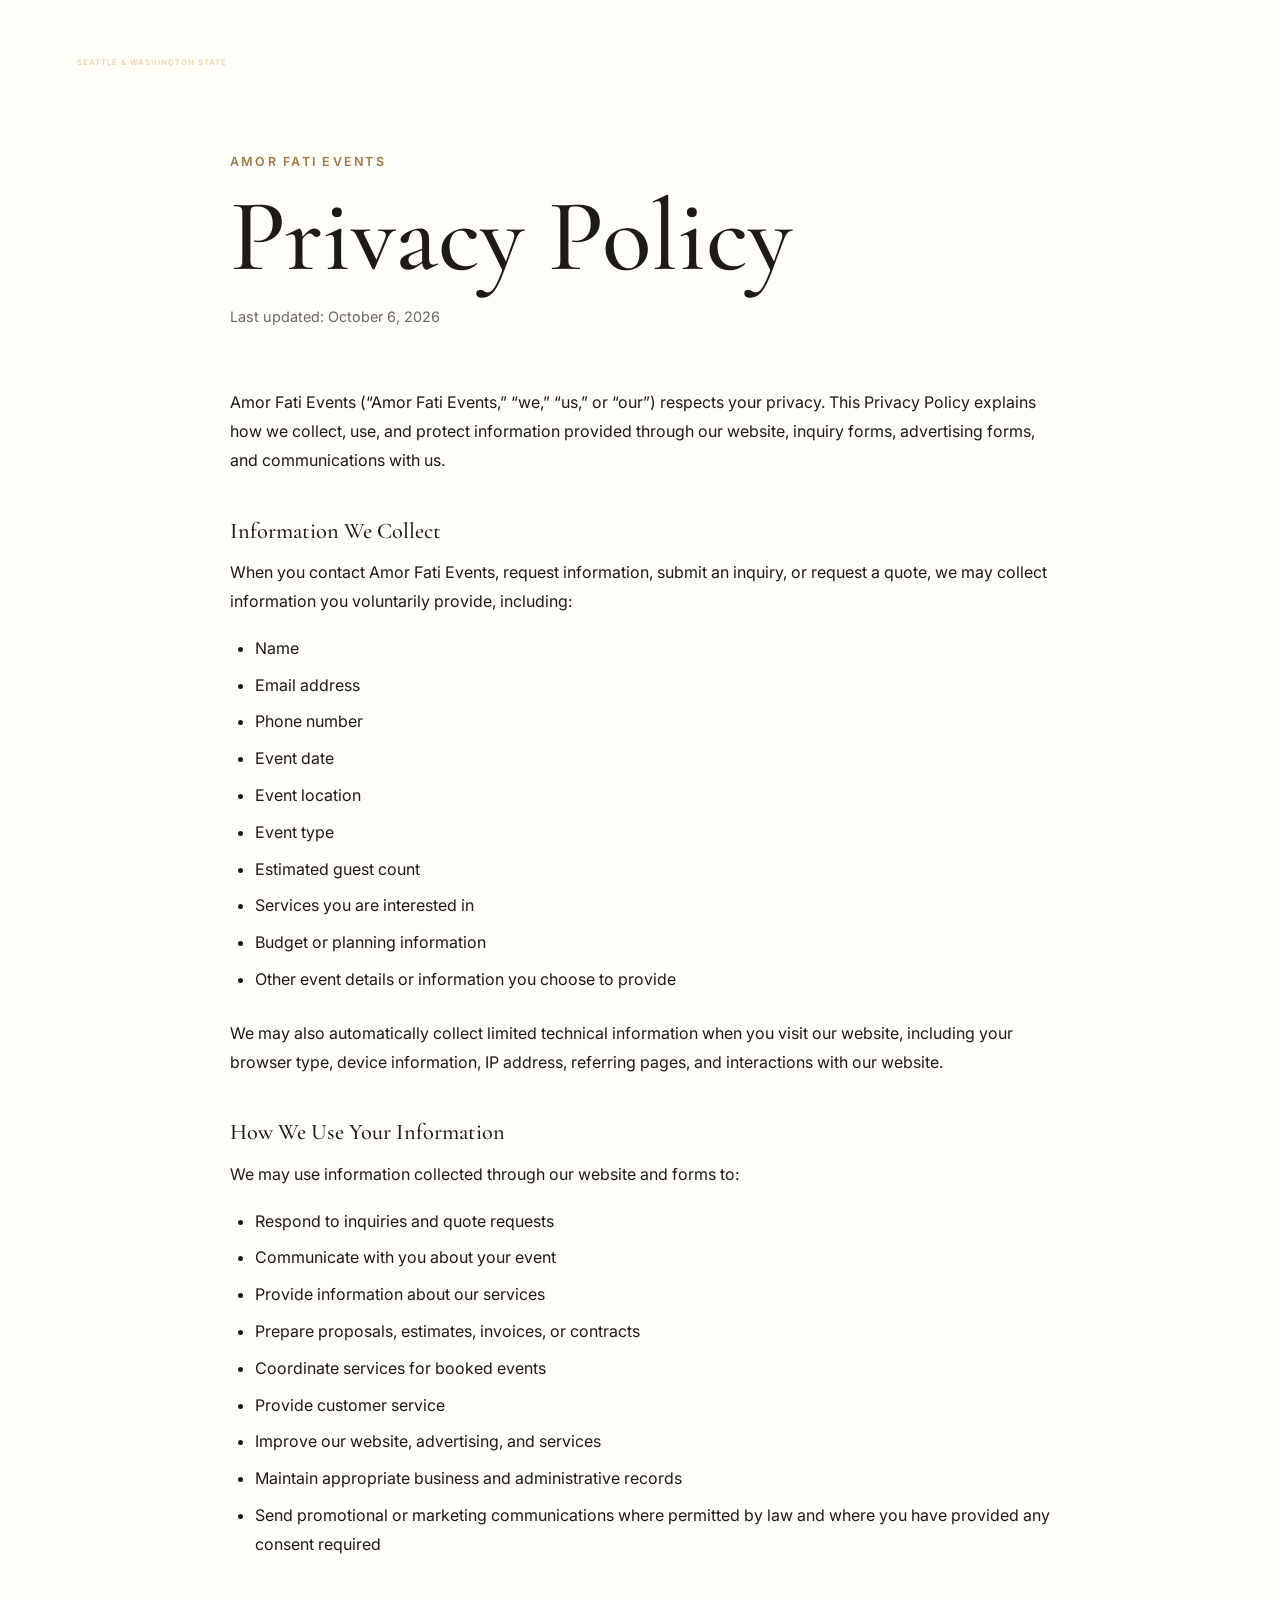
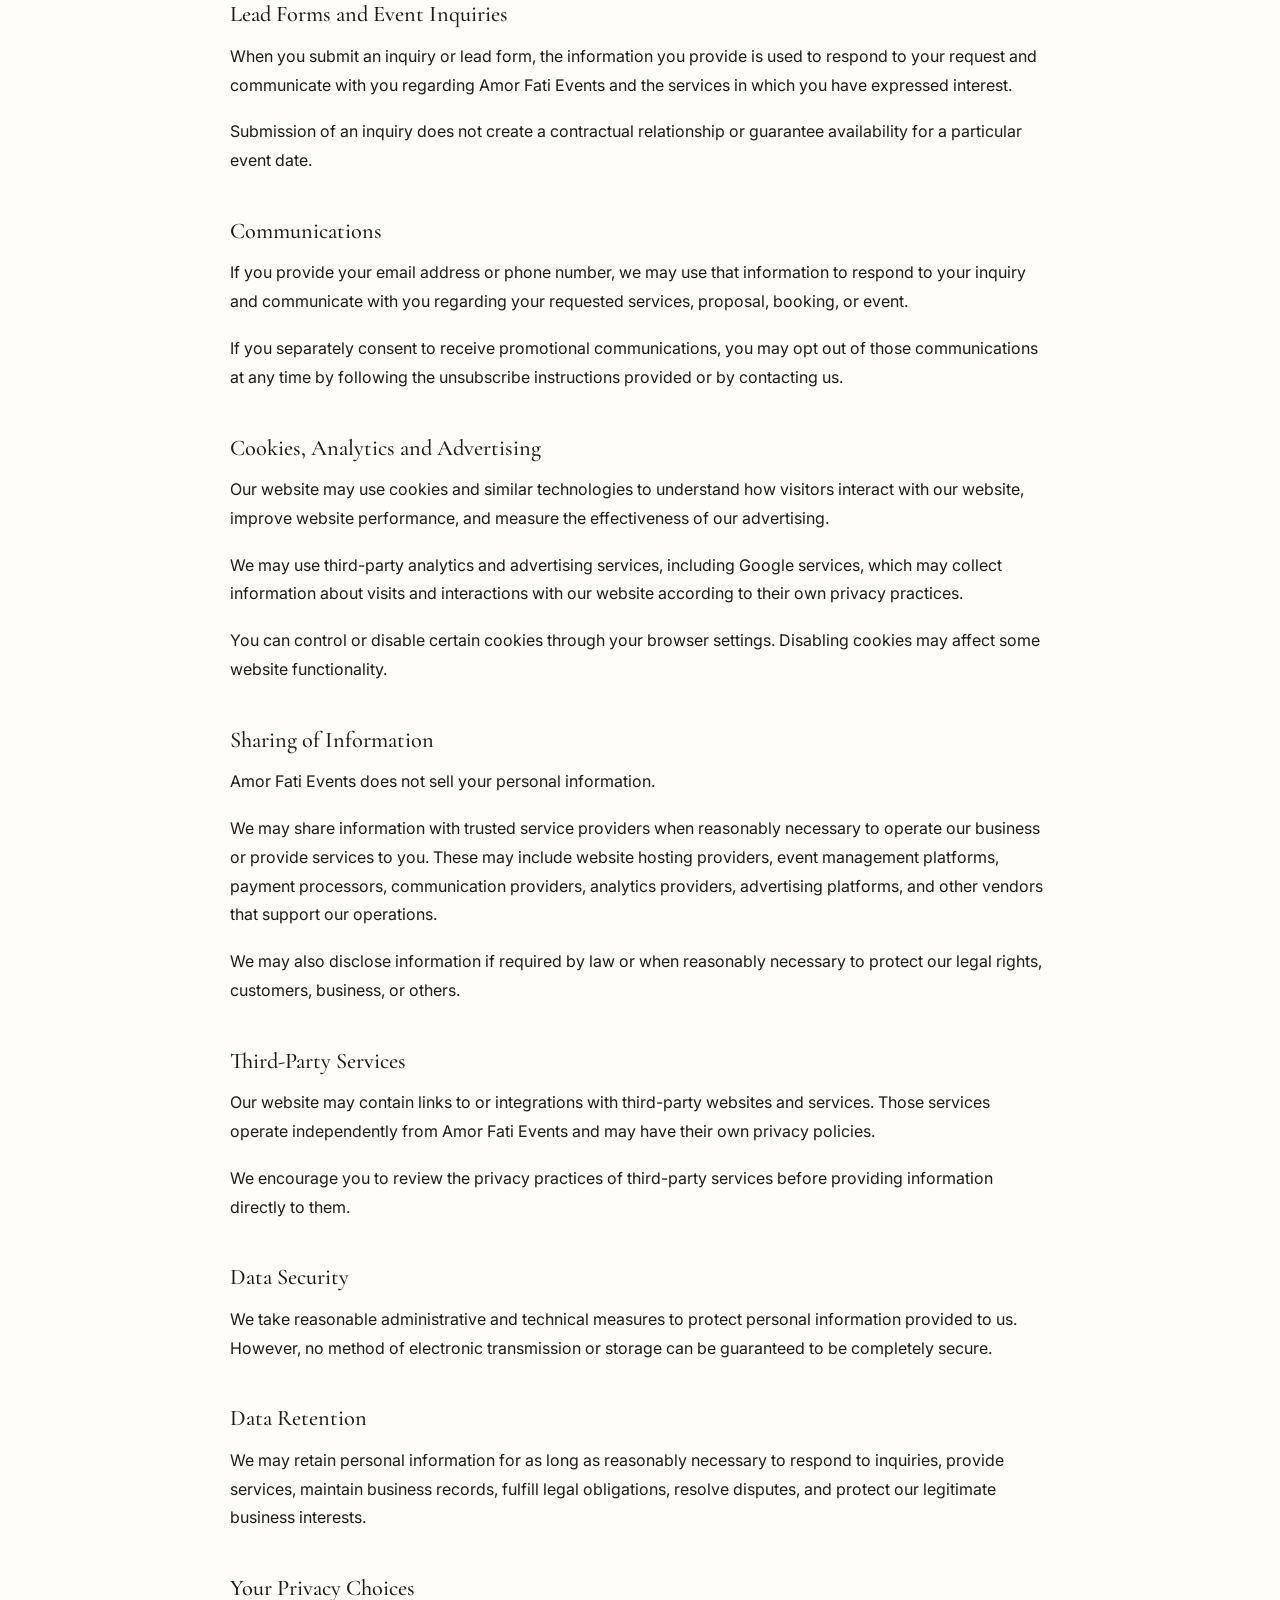
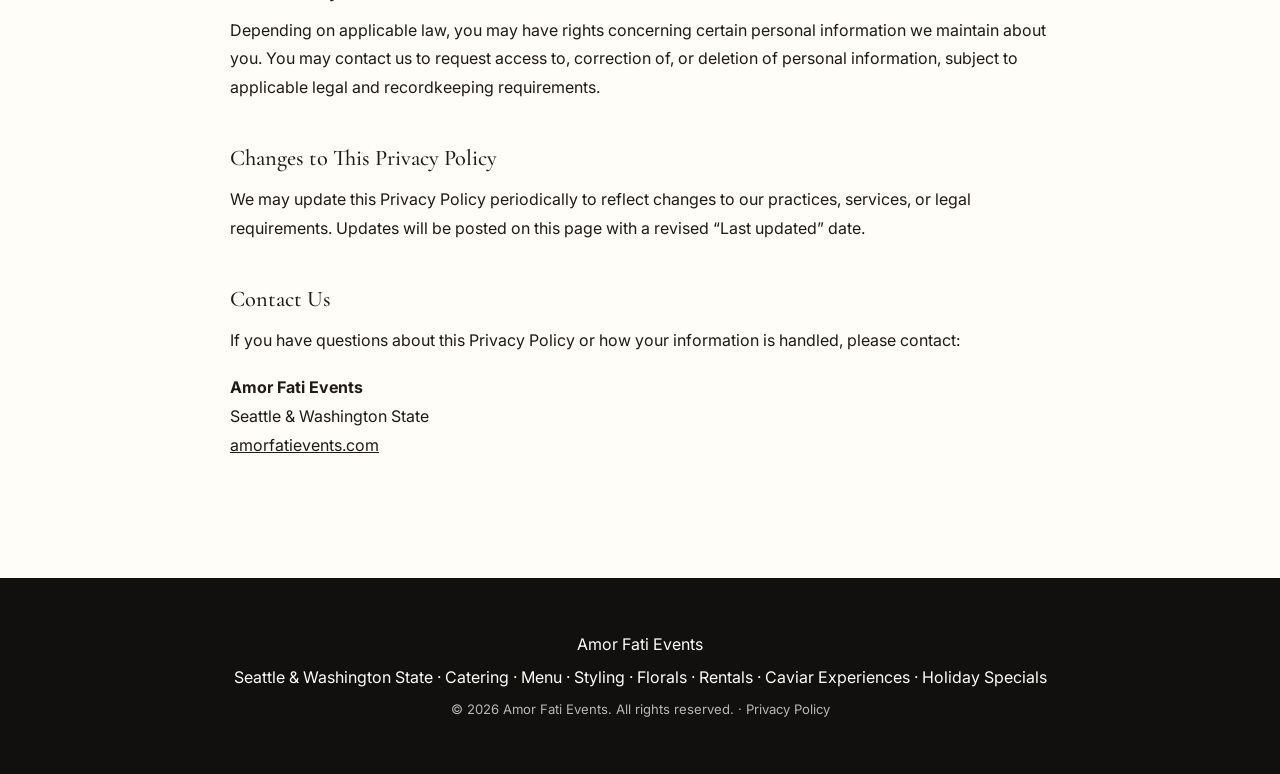
<file: privacy-policy.html>
<!DOCTYPE html>
<html lang="en">

<head>
  <!-- Google tag (gtag.js) -->
  <script async src="https://www.googletagmanager.com/gtag/js?id=AW-18371810220"></script>
  <script>
    window.dataLayer = window.dataLayer || [];

    function gtag() {
      dataLayer.push(arguments);
    }

    gtag('js', new Date());
    gtag('config', 'AW-18371810220');
  </script>

  <meta charset="UTF-8">
  <meta name="viewport" content="width=device-width, initial-scale=1.0">

  <meta
    name="description"
    content="Privacy Policy for Amor Fati Events."
  >

  <title>Privacy Policy | Amor Fati Events</title>

  <link rel="stylesheet" href="style.css">

  <!-- Small amount of page-specific styling -->
  <style>
    .privacy-page {
      max-width: 900px;
      margin: 0 auto;
      padding: 140px 40px 100px;
    }

    .privacy-header {
      margin-bottom: 60px;
    }

    .privacy-header h1 {
      margin-bottom: 18px;
    }

    .privacy-date {
      opacity: 0.65;
      font-size: 0.9rem;
    }

    .privacy-content {
      line-height: 1.8;
    }

    .privacy-content h2 {
      margin-top: 45px;
      margin-bottom: 15px;
      font-size: 1.4rem;
    }

    .privacy-content p {
      margin-bottom: 18px;
    }

    .privacy-content ul {
      margin: 15px 0 25px;
      padding-left: 25px;
    }

    .privacy-content li {
      margin-bottom: 8px;
    }

    .privacy-content a {
      color: inherit;
      text-decoration: underline;
    }

    @media (max-width: 700px) {
      .privacy-page {
        padding: 110px 24px 70px;
      }
    }
  </style>
</head>


<body>

<header class="site-header" id="top">

  <div class="brand-group">
    <a href="index.html" class="brand">Amor Fati</a>
    <span class="brand-location">
      Seattle &amp; Washington State
    </span>
  </div>

  <button class="nav-toggle" aria-label="Open menu">
    <span></span>
    <span></span>
    <span></span>
  </button>

  <nav class="site-nav">
    <a href="index.html#services">Services</a>
    <a href="catering.html">Catering</a>
    <a href="menu.html">Menu</a>
    <a href="styling.html">Styling</a>
    <a href="florals.html">Florals</a>
    <a href="rentals.html">Rentals</a>
    <a href="caviar.html">Caviar</a>
    <a href="holiday.html">Holiday Specials</a>
    <a href="index.html#inquiry" class="nav-cta">Inquire</a>
  </nav>

</header>


<main>

  <section class="privacy-page">

    <div class="privacy-header">

      <p class="section-kicker">Amor Fati Events</p>

      <h1>Privacy Policy</h1>

      <p class="privacy-date">
        Last updated: October 6, 2026
      </p>

    </div>


    <div class="privacy-content">

      <p>
        Amor Fati Events (“Amor Fati Events,” “we,” “us,” or “our”)
        respects your privacy. This Privacy Policy explains how we collect,
        use, and protect information provided through our website,
        inquiry forms, advertising forms, and communications with us.
      </p>


      <h2>Information We Collect</h2>

      <p>
        When you contact Amor Fati Events, request information, submit an
        inquiry, or request a quote, we may collect information you
        voluntarily provide, including:
      </p>

      <ul>
        <li>Name</li>
        <li>Email address</li>
        <li>Phone number</li>
        <li>Event date</li>
        <li>Event location</li>
        <li>Event type</li>
        <li>Estimated guest count</li>
        <li>Services you are interested in</li>
        <li>Budget or planning information</li>
        <li>Other event details or information you choose to provide</li>
      </ul>

      <p>
        We may also automatically collect limited technical information
        when you visit our website, including your browser type, device
        information, IP address, referring pages, and interactions with
        our website.
      </p>


      <h2>How We Use Your Information</h2>

      <p>
        We may use information collected through our website and forms to:
      </p>

      <ul>
        <li>Respond to inquiries and quote requests</li>
        <li>Communicate with you about your event</li>
        <li>Provide information about our services</li>
        <li>Prepare proposals, estimates, invoices, or contracts</li>
        <li>Coordinate services for booked events</li>
        <li>Provide customer service</li>
        <li>Improve our website, advertising, and services</li>
        <li>Maintain appropriate business and administrative records</li>
        <li>
          Send promotional or marketing communications where permitted
          by law and where you have provided any consent required
        </li>
      </ul>


      <h2>Lead Forms and Event Inquiries</h2>

      <p>
        When you submit an inquiry or lead form, the information you
        provide is used to respond to your request and communicate with
        you regarding Amor Fati Events and the services in which you have
        expressed interest.
      </p>

      <p>
        Submission of an inquiry does not create a contractual
        relationship or guarantee availability for a particular event
        date.
      </p>


      <h2>Communications</h2>

      <p>
        If you provide your email address or phone number, we may use
        that information to respond to your inquiry and communicate with
        you regarding your requested services, proposal, booking, or
        event.
      </p>

      <p>
        If you separately consent to receive promotional communications,
        you may opt out of those communications at any time by following
        the unsubscribe instructions provided or by contacting us.
      </p>


      <h2>Cookies, Analytics and Advertising</h2>

      <p>
        Our website may use cookies and similar technologies to understand
        how visitors interact with our website, improve website
        performance, and measure the effectiveness of our advertising.
      </p>

      <p>
        We may use third-party analytics and advertising services,
        including Google services, which may collect information about
        visits and interactions with our website according to their own
        privacy practices.
      </p>

      <p>
        You can control or disable certain cookies through your browser
        settings. Disabling cookies may affect some website functionality.
      </p>


      <h2>Sharing of Information</h2>

      <p>
        Amor Fati Events does not sell your personal information.
      </p>

      <p>
        We may share information with trusted service providers when
        reasonably necessary to operate our business or provide services
        to you. These may include website hosting providers, event
        management platforms, payment processors, communication
        providers, analytics providers, advertising platforms, and other
        vendors that support our operations.
      </p>

      <p>
        We may also disclose information if required by law or when
        reasonably necessary to protect our legal rights, customers,
        business, or others.
      </p>


      <h2>Third-Party Services</h2>

      <p>
        Our website may contain links to or integrations with third-party
        websites and services. Those services operate independently from
        Amor Fati Events and may have their own privacy policies.
      </p>

      <p>
        We encourage you to review the privacy practices of third-party
        services before providing information directly to them.
      </p>


      <h2>Data Security</h2>

      <p>
        We take reasonable administrative and technical measures to
        protect personal information provided to us. However, no method
        of electronic transmission or storage can be guaranteed to be
        completely secure.
      </p>


      <h2>Data Retention</h2>

      <p>
        We may retain personal information for as long as reasonably
        necessary to respond to inquiries, provide services, maintain
        business records, fulfill legal obligations, resolve disputes,
        and protect our legitimate business interests.
      </p>


      <h2>Your Privacy Choices</h2>

      <p>
        Depending on applicable law, you may have rights concerning
        certain personal information we maintain about you. You may
        contact us to request access to, correction of, or deletion of
        personal information, subject to applicable legal and
        recordkeeping requirements.
      </p>


      <h2>Changes to This Privacy Policy</h2>

      <p>
        We may update this Privacy Policy periodically to reflect changes
        to our practices, services, or legal requirements. Updates will
        be posted on this page with a revised “Last updated” date.
      </p>


      <h2>Contact Us</h2>

      <p>
        If you have questions about this Privacy Policy or how your
        information is handled, please contact:
      </p>

      <p>
        <strong>Amor Fati Events</strong><br>
        Seattle &amp; Washington State<br>
        <a href="https://amorfatievents.com">
          amorfatievents.com
        </a>
      </p>

    </div>

  </section>

</main>


<footer class="site-footer">

  <p>
    <a href="index.html" class="footer-brand">
      Amor Fati Events
    </a>
  </p>

  <p class="footer-links">
    Seattle &amp; Washington State ·
    <a href="catering.html">Catering</a> ·
    <a href="menu.html">Menu</a> ·
    <a href="styling.html">Styling</a> ·
    <a href="florals.html">Florals</a> ·
    <a href="rentals.html">Rentals</a> ·
    <a href="caviar.html">Caviar Experiences</a> ·
    <a href="holiday.html">Holiday Specials</a>
  </p>

  <p class="small">
    © <span id="year"></span> Amor Fati Events. All rights reserved.
    · <a href="privacy-policy.html">Privacy Policy</a>
  </p>

</footer>


<script src="script.js"></script>

</body>
</html>
</file>
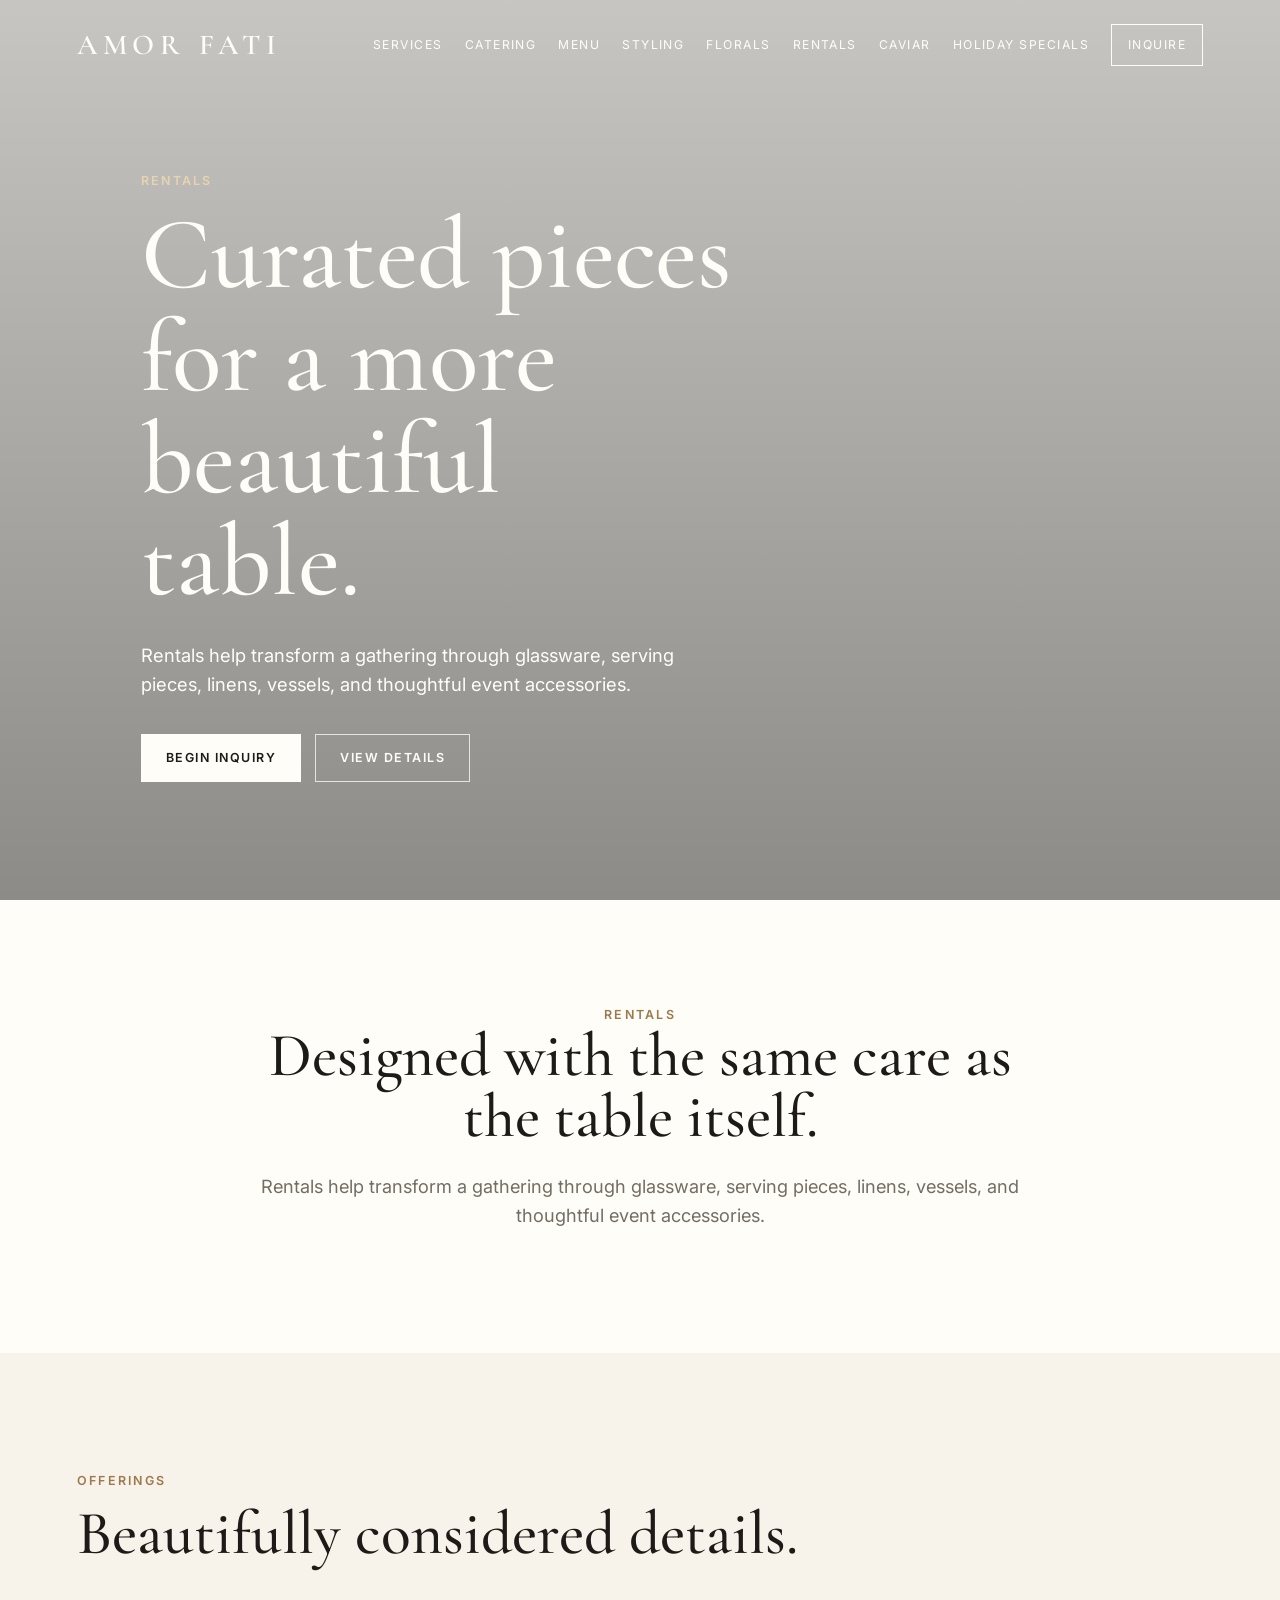
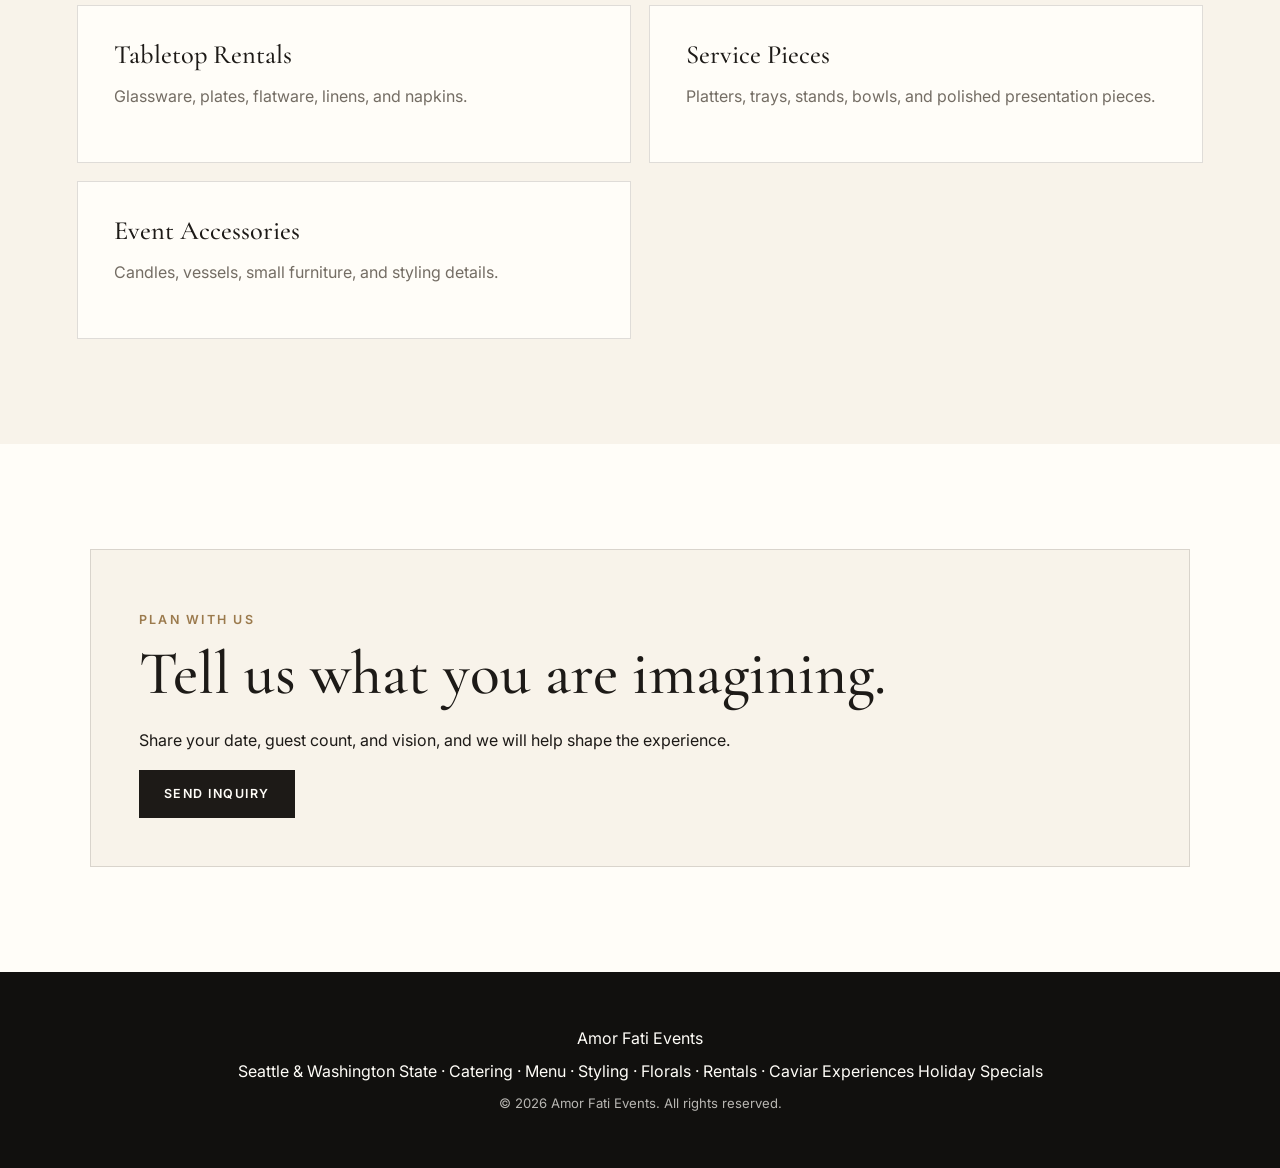
<file: rentals.html>
<!DOCTYPE html><html lang="en"><head>
  <!-- Google tag (gtag.js) -->
<script async src="https://www.googletagmanager.com/gtag/js?id=AW-18371810220">
</script>
<script>
  window.dataLayer = window.dataLayer || [];
  function gtag(){dataLayer.push(arguments);}
  gtag('js', new Date());

  gtag('config', 'AW-18371810220');
</script>
  <meta charset="UTF-8"/><meta name="viewport" content="width=device-width, initial-scale=1.0"/><title>Rentals | Amor Fati Events</title><link rel="stylesheet" href="style.css"/></head><body><header class="site-header" id="top">
  <a href="index.html" class="brand">Amor Fati</a>
  <button class="nav-toggle" aria-label="Open menu"><span></span><span></span><span></span></button>
  <nav class="site-nav">
    <a href="index.html#services">Services</a>
    <a href="catering.html">Catering</a>
    <a href="menu.html">Menu</a>
    <a href="styling.html">Styling</a>
    <a href="florals.html">Florals</a>
    <a href="rentals.html">Rentals</a>
    <a href="caviar.html">Caviar</a>
    <a href="holiday.html">Holiday Specials</a>
    <a href="index.html#inquiry" class="nav-cta">Inquire</a>
  </nav>
</header><main><section class="hero rentals-hero"><div class="hero-content"><p class="eyebrow">Rentals</p><h1>Curated pieces for a more beautiful table.</h1><p class="hero-text">Rentals help transform a gathering through glassware, serving pieces, linens, vessels, and thoughtful event accessories.</p><div class="hero-actions"><a href="index.html#inquiry" class="button button-light">Begin Inquiry</a><a href="#details" class="button button-outline">View Details</a></div></div></section><section class="intro section" id="details"><div class="section-kicker">Rentals</div><h2>Designed with the same care as the table itself.</h2><p>Rentals help transform a gathering through glassware, serving pieces, linens, vessels, and thoughtful event accessories.</p></section><section class="section menus"><p class="section-kicker">Offerings</p><h2>Beautifully considered details.</h2><div class="menu-columns"><div class="menu-card"><h3>Tabletop Rentals</h3><p>Glassware, plates, flatware, linens, and napkins.</p></div><div class="menu-card"><h3>Service Pieces</h3><p>Platters, trays, stands, bowls, and polished presentation pieces.</p></div><div class="menu-card"><h3>Event Accessories</h3><p>Candles, vessels, small furniture, and styling details.</p></div></div></section><section class="section inquiry"><div class="inquiry-box"><p class="section-kicker">Plan With Us</p><h2>Tell us what you are imagining.</h2><p>Share your date, guest count, and vision, and we will help shape the experience.</p><a href="index.html#inquiry" class="button button-dark">Send Inquiry</a></div></section></main><footer class="site-footer">
<p><a href="index.html" class="footer-brand">Amor Fati Events</a></p>
 <p class="footer-links">
  Seattle &amp; Washington State ·
  <a href="catering.html">Catering</a> ·
   <a href="menu.html">Menu</a> ·
  <a href="styling.html">Styling</a> ·
  <a href="florals.html">Florals</a> ·
  <a href="rentals.html">Rentals</a> ·
  <a href="caviar.html">Caviar Experiences</a>
   <a href="holiday.html">Holiday Specials</a>
</p>
  <p class="small">© <span id="year"></span> Amor Fati Events. All rights reserved.</p>
</footer><script src="script.js"></script></body></html>
</file>
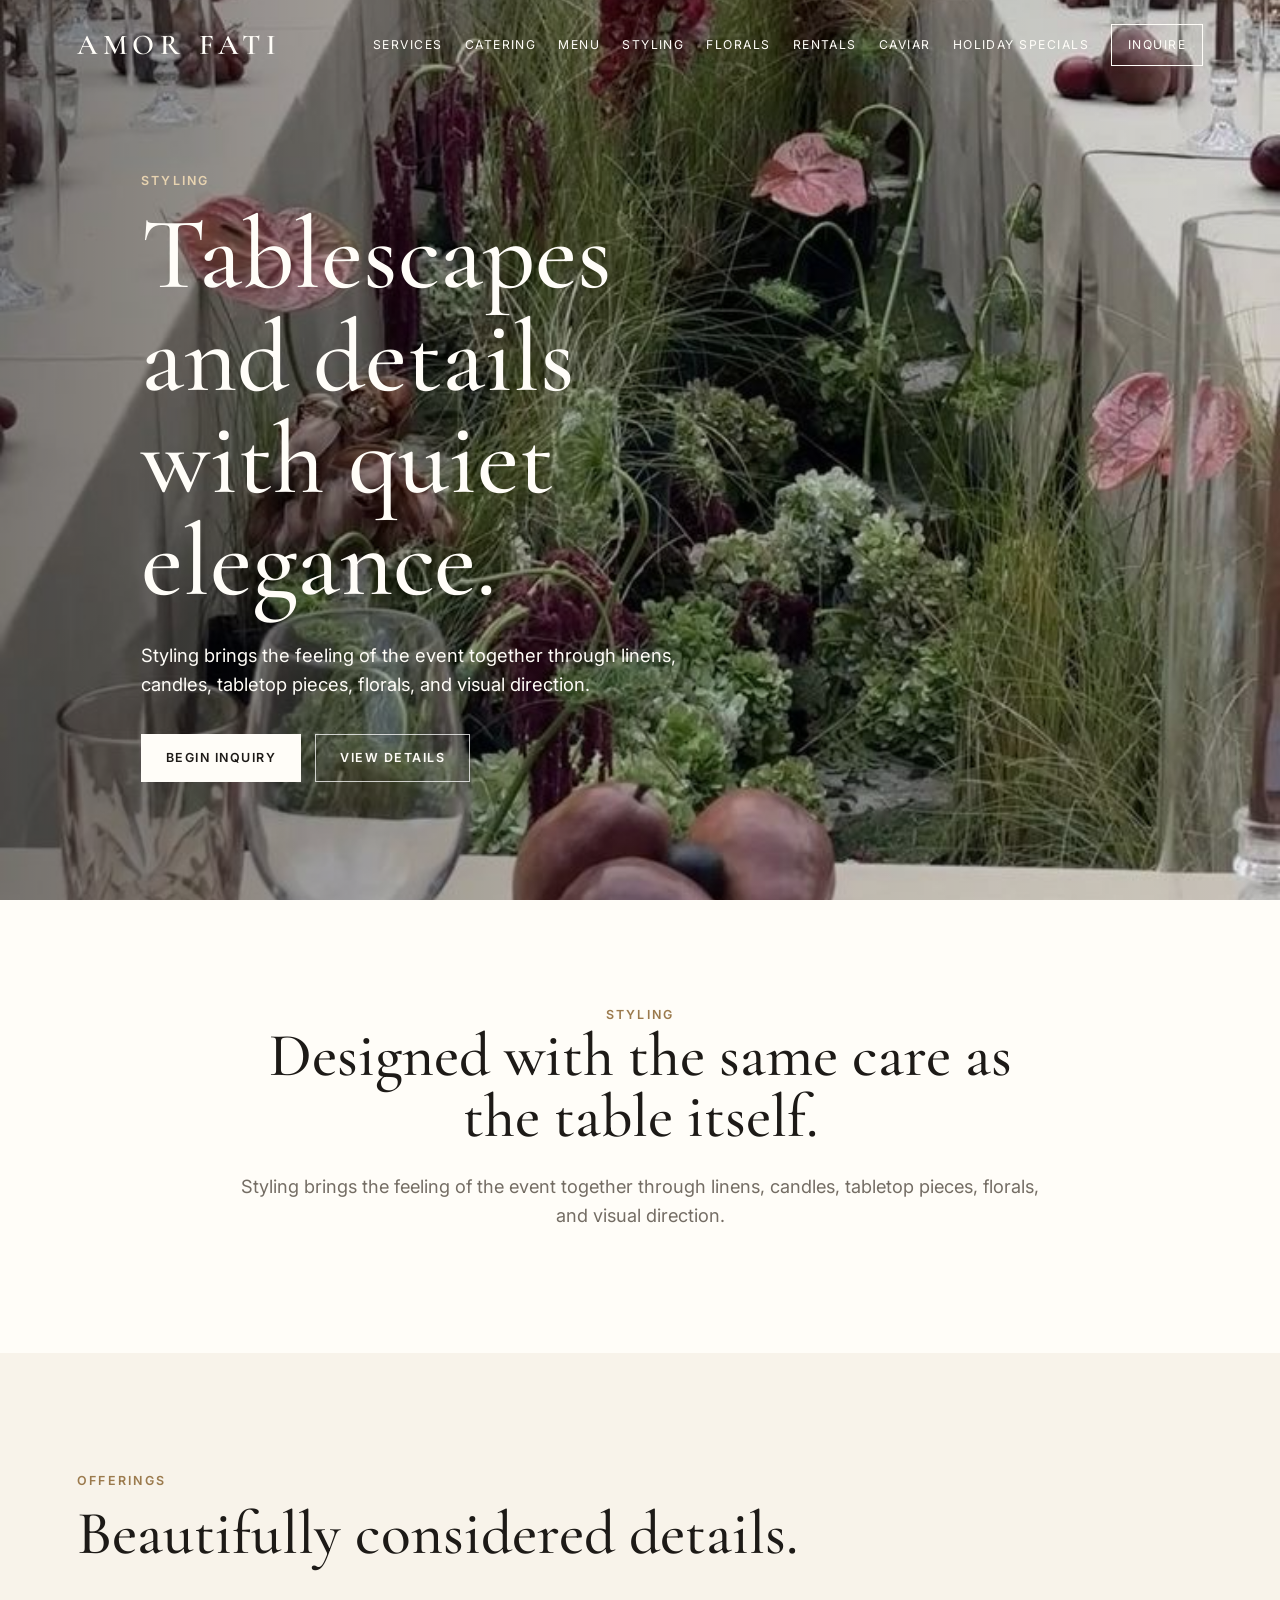
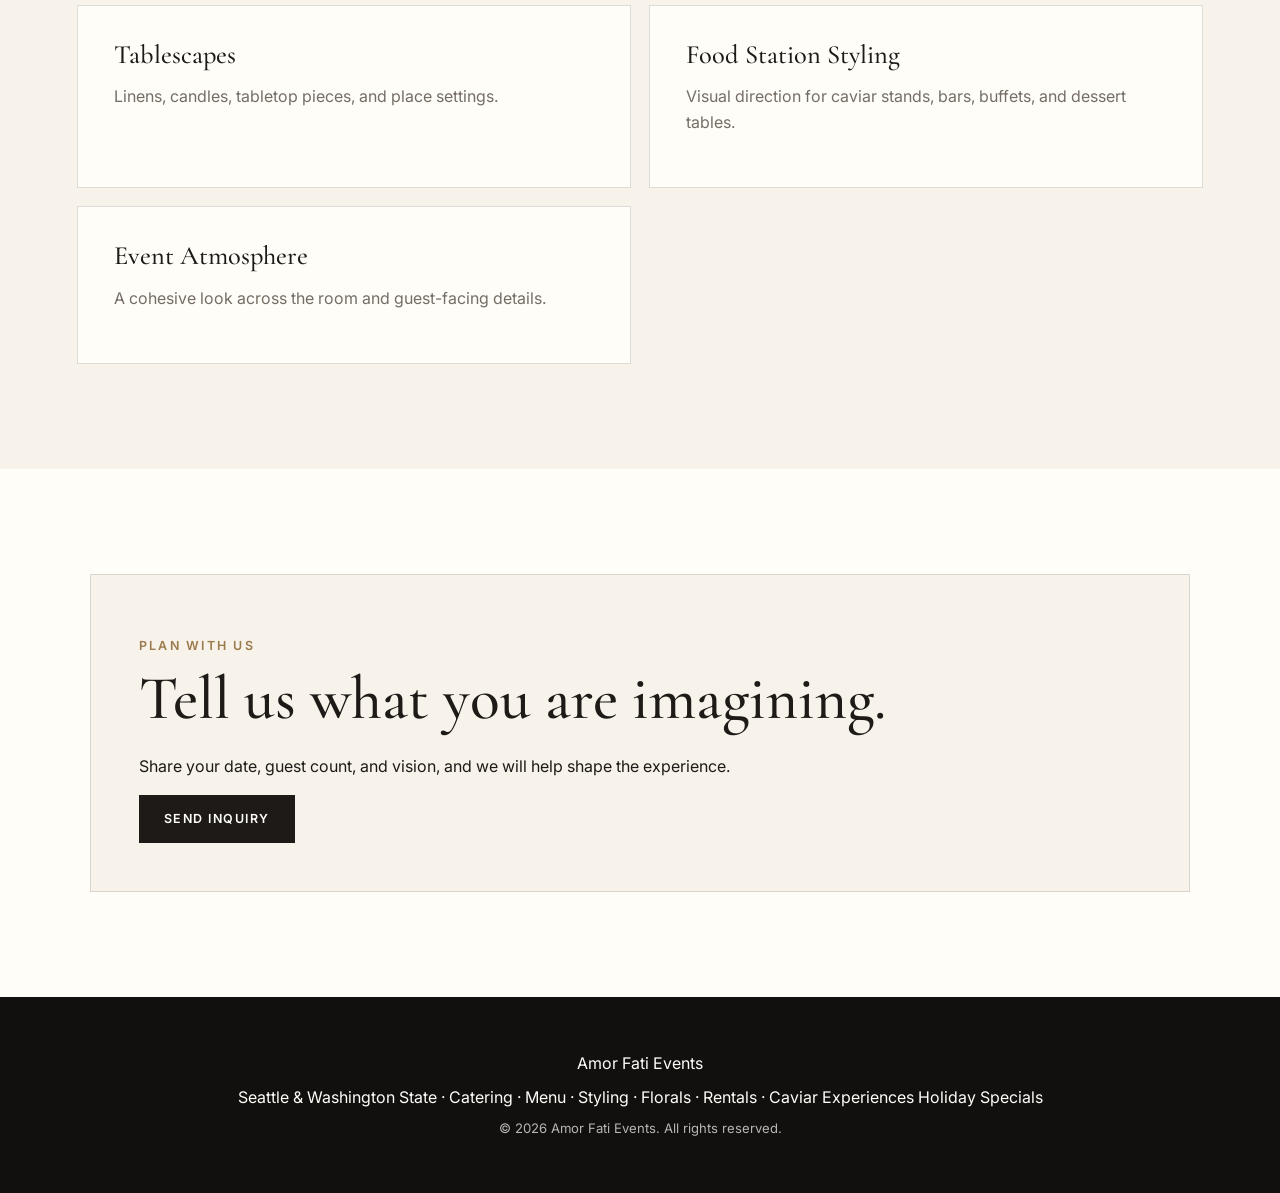
<file: styling.html>
<!DOCTYPE html><html lang="en"><head>
  <!-- Google tag (gtag.js) -->
<script async src="https://www.googletagmanager.com/gtag/js?id=AW-18371810220">
</script>
<script>
  window.dataLayer = window.dataLayer || [];
  function gtag(){dataLayer.push(arguments);}
  gtag('js', new Date());

  gtag('config', 'AW-18371810220');
</script>
  <meta charset="UTF-8"/><meta name="viewport" content="width=device-width, initial-scale=1.0"/><title>Styling | Amor Fati Events</title><link rel="stylesheet" href="style.css"/></head><body><header class="site-header" id="top">
  <a href="index.html" class="brand">Amor Fati</a>
  <button class="nav-toggle" aria-label="Open menu"><span></span><span></span><span></span></button>
  <nav class="site-nav">
    <a href="index.html#services">Services</a>
    <a href="catering.html">Catering</a>
    <a href="menu.html">Menu</a>
    <a href="styling.html">Styling</a>
    <a href="florals.html">Florals</a>
    <a href="rentals.html">Rentals</a>
    <a href="caviar.html">Caviar</a>
    <a href="holiday.html">Holiday Specials</a>
    <a href="index.html#inquiry" class="nav-cta">Inquire</a>
  </nav>
</header><main><section class="hero styling-hero"><div class="hero-content"><p class="eyebrow">Styling</p><h1>Tablescapes and details with quiet elegance.</h1><p class="hero-text">Styling brings the feeling of the event together through linens, candles, tabletop pieces, florals, and visual direction.</p><div class="hero-actions"><a href="index.html#inquiry" class="button button-light">Begin Inquiry</a><a href="#details" class="button button-outline">View Details</a></div></div></section><section class="intro section" id="details"><div class="section-kicker">Styling</div><h2>Designed with the same care as the table itself.</h2><p>Styling brings the feeling of the event together through linens, candles, tabletop pieces, florals, and visual direction.</p></section><section class="section menus"><p class="section-kicker">Offerings</p><h2>Beautifully considered details.</h2><div class="menu-columns"><div class="menu-card"><h3>Tablescapes</h3><p>Linens, candles, tabletop pieces, and place settings.</p></div><div class="menu-card"><h3>Food Station Styling</h3><p>Visual direction for caviar stands, bars, buffets, and dessert tables.</p></div><div class="menu-card"><h3>Event Atmosphere</h3><p>A cohesive look across the room and guest-facing details.</p></div></div></section><section class="section inquiry"><div class="inquiry-box"><p class="section-kicker">Plan With Us</p><h2>Tell us what you are imagining.</h2><p>Share your date, guest count, and vision, and we will help shape the experience.</p><a href="index.html#inquiry" class="button button-dark">Send Inquiry</a></div></section></main><footer class="site-footer">
<p><a href="index.html" class="footer-brand">Amor Fati Events</a></p>
<p class="footer-links">
  Seattle &amp; Washington State ·
  <a href="catering.html">Catering</a> ·
  <a href="menu.html">Menu</a> ·
  <a href="styling.html">Styling</a> ·
  <a href="florals.html">Florals</a> ·
  <a href="rentals.html">Rentals</a> ·
  <a href="caviar.html">Caviar Experiences</a>
  <a href="holiday.html">Holiday Specials</a>
</p>
  <p class="small">© <span id="year"></span> Amor Fati Events. All rights reserved.</p>
</footer><script src="script.js"></script></body></html>
</file>
<file: style.css>
@import url('https://fonts.googleapis.com/css2?family=Cormorant+Garamond:wght@400;500;600&family=Inter:wght@300;400;500;600&display=swap');

:root {
  --paper: #fffdf8;
  --cream: #f8f3ea;
  --charcoal: #1d1a17;
  --muted: #746d64;
  --line: rgba(29, 26, 23, 0.14);
  --accent: #9b7a4d;
  --dark: #11100e;
}

* { box-sizing: border-box; }
html { scroll-behavior: smooth; }
body { margin: 0; background: var(--paper); color: var(--charcoal); font-family: "Inter", sans-serif; line-height: 1.6; }
a { color: inherit; text-decoration: none; }
img { max-width: 100%; display: block; }

.site-header {
  position: fixed; top: 0; z-index: 50; width: 100%;
  display: flex; align-items: center; justify-content: space-between;
  padding: 22px 6vw; color: var(--paper);
  transition: background 0.3s ease, color 0.3s ease, border 0.3s ease;
}
.brand-group{
  display:flex;
  flex-direction:column;
  align-items:flex-start;
  gap:2px;
  line-height:1;
}

.brand{
  display:block;
}

.brand-location{
  display:block;
  margin-top:5px;
  font-size:.56rem;
  text-transform:uppercase;
  letter-spacing:.16em;
  color:#e7d3b0;
  font-weight:600;
  white-space:nowrap;
}
.site-header.scrolled { background: rgba(255,253,248,.94); color: var(--charcoal); border-bottom: 1px solid var(--line); backdrop-filter: blur(14px); }
.brand { font-family: "Cormorant Garamond", serif; text-transform: uppercase; letter-spacing: .2em; font-size: 1.35rem; font-weight: 600; }
.site-nav { display: flex; align-items: center; gap: 22px; font-size: .76rem; text-transform: uppercase; letter-spacing: .12em; }
.nav-cta { border: 1px solid currentColor; padding: 10px 16px; }
.nav-toggle { display: none; flex-direction: column; gap: 5px; border: 0; background: transparent; cursor: pointer; }
.nav-toggle span { display: block; width: 25px; height: 1px; background: currentColor; }

.hero {
  min-height: 100vh;
  display: flex;
  align-items: center;
  padding: 120px 6vw 80px;
  color: var(--paper);

  background:
    linear-gradient(rgba(0, 0, 0, .10), rgba(0, 0, 0, .18)),
    url("https://images.unsplash.com/photo-1519225421980-715cb0215aed?auto=format&fit=crop&w=2200&q=90");

  background-position: center;
  background-size: cover;
  background-repeat: no-repeat;
}


#services .services-intro {
  display: flex;
  flex-direction: column;
}

.services-feature-image {
  width: 88%;
  margin-top: 46px;
}

.services-feature-image img {
  display: block;
  width: 100%;
  height: 520px;
  object-fit: cover;
  object-position: center;
}
.hero.caviar-hero {

    background:
        linear-gradient(
            90deg,
            rgba(0,0,0,.55) 0%,
            rgba(0,0,0,.25) 45%,
            rgba(0,0,0,.08) 100%
        ),
        url("assets/images/caviar-hero.jpg");

    background-size: cover;
    background-repeat: no-repeat;
    background-position: right center;

    min-height: 100vh;
}
.hero.catering-hero {
  background:
    linear-gradient(
      90deg,
      rgba(0,0,0,.45) 0%,
      rgba(0,0,0,.20) 42%,
      rgba(0,0,0,.02) 100%
    ),
    url("assets/images/catering-hero.jpg");

  background-size: cover;
  background-position: center 65%;
  background-repeat: no-repeat;
  min-height: 110vh;
}
.hero.styling-hero {

    background:
        linear-gradient(
            90deg,
            rgba(0,0,0,.45) 0%,
            rgba(0,0,0,.18) 45%,
            rgba(0,0,0,.05) 100%
        ),
        url("assets/images/styling-hero.jpg");

    background-size: cover;
    background-repeat: no-repeat;
    background-position: center center;

    min-height: 100vh;
}

.hero.florals-hero {

    background:
        linear-gradient(
            90deg,
            rgba(0,0,0,.45) 0%,
            rgba(0,0,0,.18) 45%,
            rgba(0,0,0,.05) 100%
        ),
        url("assets/images/florals-hero.jpg");

    background-size: cover;
    background-repeat: no-repeat;
    background-position: center center;

    min-height: 100vh;
}
.hero.rentals-hero { background: linear-gradient(rgba(0,0,0,.22), rgba(0,0,0,.45)), url("https://images.unsplash.com/photo-1523438885200-e635ba2c371e?auto=format&fit=crop&w=1800&q=75"); background-position:center; background-size:cover; }

.hero-content{
    position:relative;
    z-index:2;

    max-width:720px;

    padding-left:5vw;
    padding-right:5vw;
}
.eyebrow, .section-kicker { text-transform: uppercase; letter-spacing: .18em; font-size: .78rem; color: var(--accent); font-weight: 600; }
.hero .eyebrow { color: #e7d3b0; }
h1,h2,h3 { font-family: "Cormorant Garamond", serif; line-height: 1; font-weight: 500; margin: 0; }
h1 { font-size: clamp(3.7rem, 8vw, 8rem); max-width: 900px; }
h2 { font-size: clamp(2.3rem, 4.8vw, 4.8rem); margin-bottom: 24px; }
h3 { font-size: 1.65rem; margin-bottom: 12px; }
.hero-text { max-width: 620px; font-size: 1.15rem; margin: 28px 0 34px; }
.hero-actions { display: flex; gap: 14px; flex-wrap: wrap; }
.button { display:inline-flex; justify-content:center; align-items:center; min-height:48px; padding:13px 24px; text-transform:uppercase; letter-spacing:.12em; font-size:.78rem; font-weight:600; border:1px solid transparent; cursor:pointer; }
.button-light { background: var(--paper); color: var(--charcoal); }
.button-outline { border-color: rgba(255,255,255,.75); color: var(--paper); }
.button-dark { background: var(--charcoal); color: var(--paper); }

.section { padding: 105px 6vw; }
.intro { max-width: 980px; margin: auto; text-align: center; }
.intro p { font-size: 1.14rem; color: var(--muted); }
.split { display:grid; grid-template-columns:.9fr 1.1fr; gap:70px; align-items:start; }
.split p { color: var(--muted); }

.service-grid { display:grid; grid-template-columns:repeat(2,minmax(0,1fr)); gap:18px; }
.service-card-link { display:block; color:inherit; }
.service-card-link article,
.service-grid article{
    border:1px solid rgba(0,0,0,.08);
    background:rgba(255,253,249,.82);
    backdrop-filter:blur(10px);
}

.menu-card,
.inquiry-box{
    border:1px solid var(--line);
    background:var(--cream);
}
.service-card-link article, .service-grid article { padding:34px; min-height:230px; height:100%; }
.service-image-card{
    border:1px solid var(--line);
    overflow:hidden;
    background:var(--paper);
    min-height:230px;
}

.service-image-card img{
    width:100%;
    height:100%;
    object-fit:cover;
    display:block;
}
.service-card-link article { transition: transform .25s ease, background .25s ease, border-color .25s ease; }
.service-card-link:hover article { transform: translateY(-4px); background: var(--paper); border-color: rgba(155,122,77,.45); }
.service-card-link span, .text-link { display:inline-block; margin-top:18px; color:var(--accent); text-transform:uppercase; letter-spacing:.11em; font-size:.75rem; font-weight:600; }
/* ===========================
   SERVICES BACKGROUND
=========================== */

#services {
  background: var(--paper);
}

.menus { background: var(--cream); }
.menu-columns { display:grid; grid-template-columns:repeat(3,minmax(0,1fr)); gap:18px; margin-top:40px; }
.menu-columns{
    grid-template-columns: repeat(2, 1fr);
}
.menu-card { background: var(--paper); padding:36px; }
.menu-card p, .menu-card li { color: var(--muted); }
.menu-card ul { padding-left:18px; }
.menu-card li { margin:12px 0; }

.gallery-grid { display:grid; grid-template-columns:repeat(4,1fr); gap:18px; margin-top:38px; }
.gallery-item { min-height:370px; background-size:cover; background-position:center; }
.gallery-one { background-image:url("https://images.unsplash.com/photo-1511795409834-ef04bbd61622?auto=format&fit=crop&w=800&q=75"); }
.gallery-two { background-image:url("https://images.unsplash.com/photo-1523438885200-e635ba2c371e?auto=format&fit=crop&w=800&q=75"); }
.gallery-three { background-image:url("https://images.unsplash.com/photo-1555244162-803834f70033?auto=format&fit=crop&w=800&q=75"); }
.gallery-four { background-image:url("https://images.unsplash.com/photo-1481833761820-0509d3217039?auto=format&fit=crop&w=800&q=75"); }
.note { color: var(--muted); font-size:.92rem; }
/* ==========================
   ABOUT
========================== */

.about {
  position: relative;
  display: grid;
  grid-template-columns: minmax(0, 1.1fr) minmax(0, 0.9fr);
  gap: clamp(3rem, 6vw, 7rem);
  align-items: center;

  padding: 8rem 7vw;
  overflow: hidden;

  background:
    linear-gradient(
      90deg,
      rgba(17, 16, 14, 0.94) 0%,
      rgba(17, 16, 14, 0.86) 50%,
      rgba(17, 16, 14, 0.72) 100%
    ),
    url("assets/images/about-background.jpg");

  background-size: cover;
  background-position: center;
  background-repeat: no-repeat;

  color: #fffdf8;
}

.about-left,
.about-right {
  min-width: 0;
}

.about-left {
  max-width: 720px;
}

.about-right {
  width: 100%;
  max-width: 520px;
  justify-self: end;
}

.about-left h2 {
  margin: 0 0 2rem;
  font-size: clamp(3.8rem, 6vw, 6.3rem);
  line-height: 0.95;
  font-weight: 400;
}

.about-intro {
  max-width: 620px;
  margin: 0;
  color: rgba(255, 253, 248, 0.84);
  font-size: 1.25rem;
  line-height: 1.8;
}

.about-right p {
  margin: 0 0 2rem;
  color: rgba(255, 253, 248, 0.82);
  font-size: 1.05rem;
  line-height: 1.9;
  overflow-wrap: anywhere;
}

@media (max-width: 900px) {
  .about {
    grid-template-columns: 1fr;
    gap: 3rem;
    padding: 6rem 6vw;
    background-position: center;
  }

  .about-right {
    max-width: none;
    justify-self: start;
  }
}
/* Caviar page editorial image sections */
.caviar-editorial {
  min-height: 720px;
  display: grid;
  grid-template-columns: 1fr 1fr;
  align-items: stretch;
  background: var(--paper);
}
.caviar-panel {
  padding: 80px 7vw;
  display: flex;
  flex-direction: column;
  justify-content: center;
  background: var(--cream);
  border: 1px solid var(--line);
}
.caviar-panel p, .caviar-panel li { color: var(--muted); }
.caviar-panel ul { padding-left: 18px; }
.caviar-bg {
  min-height: 720px;
  background-size: cover;
  background-position: center;
}
.caviar-bg.service {
    background-image: url("assets/images/caviar-flowers.jpeg");
    background-size: cover;
    background-position: center 25%;
    background-repeat: no-repeat;
}
.caviar-bg.martini {
    background-image: url("assets/images/martini-service.jpg");
    background-size: cover;
    background-position: center;
    background-repeat: no-repeat;
}

.inquiry { background: var(--paper); }
.inquiry-box { max-width:980px; margin:auto; padding:48px; }
form { margin-top:30px; display:grid; gap:18px; }
.form-row { display:grid; grid-template-columns:1fr 1fr; gap:18px; }
label { display:grid; gap:8px; font-size:.78rem; text-transform:uppercase; letter-spacing:.11em; font-weight:600; }
input,select,textarea { width:100%; border:1px solid var(--line); background:var(--paper); padding:14px; font:inherit; color:var(--charcoal); }
textarea { resize:vertical; }
.form-note { color:var(--muted); font-size:.78rem; text-transform:none; letter-spacing:0; font-weight:400; }

.site-footer { padding:46px 6vw; background:var(--dark); color:var(--paper); text-align:center; }
.site-footer p { margin:8px 0; }
.small { font-size:.82rem; opacity:.7; }
.footer-links a{
    color: inherit;
    text-decoration: none;
    transition: color .2s ease;
}
.curate-form-wrapper {
  width: 100%;
  margin-top: 30px;
  overflow: hidden;
  background: var(--paper);
}

.curate-form-wrapper iframe {
  display: block;
  width: 100%;
  min-height: 1150px;
  border: 0;
  background: var(--paper);
}

@media (max-width: 860px) {
  .curate-form-wrapper iframe {
    min-height: 1450px;
  }
}

.footer-links a:hover{
    color: var(--accent);
}
.footer-brand{
    color: inherit;
    text-decoration: none;
    font-weight: inherit;
}

.footer-brand:hover{
    color: var(--accent);
}

@media (max-width: 1000px){ .site-nav{gap:14px;font-size:.72rem;} }
@media (max-width: 860px){
  .site-nav{position:fixed; inset:72px 18px auto 18px; display:none; flex-direction:column; align-items:stretch; gap:0; background:var(--paper); color:var(--charcoal); border:1px solid var(--line); padding:16px;}
  .site-nav.open{display:flex;} .site-nav a{padding:14px;} .nav-toggle{display:flex;color:inherit;}
  .split,.menu-columns,.form-row,.caviar-editorial{grid-template-columns:1fr;}
  .service-grid,.image-band,.gallery-grid{grid-template-columns:1fr;}
  .image-card,.gallery-item{min-height:320px;}
  .caviar-bg{min-height:460px;} .caviar-panel{padding:48px 6vw;}
  .inquiry-box{padding:30px 22px;} h1{font-size:clamp(3.1rem,17vw,5rem);} .section{padding:78px 6vw;}
}
.brand{
  font-size:1.8rem;
}

.brand-location{
  font-size:.48rem;
  letter-spacing:.13em;
  margin-top:6px;
}
.service-image-card{
    min-height: auto;
    height: 260px;
    margin-bottom: 0;
}

.service-image-card img{
    width: 100%;
    height: 100%;
    object-fit: cover;
}

.service-grid{
    gap: 18px;
}
.image-band{
    margin-top: 0;
    padding-top: 0;
}
/* Keep text readable on all hero images */

.hero,
.hero h1,
.hero h2,
.hero h3,
.hero p,
.hero .eyebrow,
.hero .hero-text {
  color: #fffdf8;
}

.hero .eyebrow {
  color: #e7d3b0;
}

.hero-content {
  position: relative;
  z-index: 2;
  max-width: 720px;
  padding-left: 5vw;
  padding-right: 5vw;
}
/* Curate inquiry form */

.curate-form-wrapper {
  width: 100%;
  max-width: 100%;
  margin-top: 30px;
  overflow: hidden;
}

.curate-form-wrapper iframe {
  display: block !important;
  width: 100% !important;
  max-width: 100% !important;
  height: 1200px !important;
  min-height: 1200px !important;
  border: 0 !important;
}

@media (max-width: 860px) {
  .curate-form-wrapper iframe {
    height: 1500px !important;
    min-height: 1500px !important;
  }
}
.inquiry-box {
  width: 100%;
  max-width: 1100px;
  margin: auto;
  padding: 48px;
}
#inquiry {
  scroll-margin-top: 100px;
}
/* Floral product cards */

.floral-products {
  background: var(--paper);
}

.floral-product-grid {
  display: grid;
  grid-template-columns: repeat(4, minmax(0, 1fr));
  gap: 18px;
  margin-top: 42px;
}

.floral-product-card {
  border: 1px solid var(--line);
  background: var(--paper);
  overflow: hidden;
  display: flex;
  flex-direction: column;
}

.floral-product-card img {
  width: 100%;
  height: 290px;
  object-fit: cover;
  display: block;
}

.floral-product-content {
  padding: 24px;
  display: flex;
  flex-direction: column;
  flex-grow: 1;
}

.floral-product-content h3 {
  margin-bottom: 8px;
}

.floral-product-content p {
  color: var(--muted);
}

.floral-price {
  font-family: "Cormorant Garamond", serif;
  font-size: 1.6rem;
  color: var(--charcoal) !important;
  margin: 4px 0 12px;
}

.floral-product-content .button {
  margin-top: auto;
}


/* Wedding set */

.wedding-set-section {
  background: var(--cream);
}

.wedding-set-intro {
  max-width: 620px;
  color: var(--muted);
  margin-top: 18px;
}

.wedding-set-grid {
  display: grid;
  grid-template-columns: repeat(2, minmax(0, 1fr));
  gap: 24px;
  margin-top: 38px;
}

.wedding-option-card {
  background: var(--paper);
  border: 1px solid var(--line);
  padding: 36px;
}

.option-label {
  text-transform: uppercase;
  letter-spacing: .16em;
  font-size: .7rem;
  font-weight: 600;
  color: var(--accent);
  margin-bottom: 10px;
}

.wedding-option-card ul {
  margin: 24px 0 30px;
  padding-left: 20px;
}

.wedding-option-card li {
  margin-bottom: 8px;
}


/* Dark outline button */

.button-outline-dark {
  border: 1px solid var(--charcoal);
  color: var(--charcoal);
  background: transparent;
}

.button-outline-dark:hover {
  background: var(--charcoal);
  color: var(--paper);
}


/* Mobile */

@media (max-width: 1000px) {

  .floral-product-grid {
    grid-template-columns: repeat(2, minmax(0, 1fr));
  }

}

@media (max-width: 700px) {

  .floral-product-grid,
  .wedding-set-grid {
    grid-template-columns: 1fr;
  }

  .floral-product-card img {
    height: 320px;
  }

}
/* FOOD STATIONS */

.food-stations {
  background: var(--cream);
}

.food-stations > h2 {
  max-width: 750px;
  margin-top: 10px;
}

.station-grid {
  display: grid;
  grid-template-columns: repeat(3, minmax(0, 1fr));
  gap: 18px;
  margin-top: 45px;
}

.station-card {
  background: var(--paper);
  border: 1px solid var(--line);
  padding: 34px;
  min-height: 220px;
  display: flex;
  flex-direction: column;
}

.station-card h3 {
  margin-bottom: 15px;
}

.station-card p {
  color: var(--muted);
  margin: 0;
  line-height: 1.7;
}

.station-card .text-link {
  margin-top: auto;
  padding-top: 22px;
}


/* TABLET */

@media (max-width: 1000px) {
  .station-grid {
    grid-template-columns: repeat(2, minmax(0, 1fr));
  }
}


/* MOBILE */

@media (max-width: 700px) {
  .station-grid {
    grid-template-columns: 1fr;
  }

  .station-card {
    min-height: auto;
  }
}
.station-custom-note {
  max-width: 760px;
  margin: 55px auto 0;
  text-align: center;
  padding-top: 40px;
  border-top: 1px solid var(--line);
}

.station-custom-note h3 {
  margin-bottom: 12px;
}

.station-custom-note p {
  color: var(--muted);
  line-height: 1.7;
  margin-bottom: 18px;
}
.catering-menu-link {
  margin: 0 7vw 70px;
  padding: 32px 36px;
  border: 1px solid var(--line);
  display: flex;
  align-items: center;
  justify-content: space-between;
  gap: 30px;
  background: var(--paper);
}

.catering-menu-link h3 {
  font-size: 2rem;
  margin: 5px 0 8px;
}

.catering-menu-link p {
  margin: 0;
  color: var(--muted);
}

@media (max-width: 700px) {
  .catering-menu-link {
    margin: 0 6vw 50px;
    padding: 28px;
    flex-direction: column;
    align-items: flex-start;
  }
}
/* =====================================================
   HOLIDAY SPECIALS PAGE
===================================================== */

.holiday-hero {
  min-height: 78vh;
  display: flex;
  align-items: flex-end;
  position: relative;
  padding: 150px 7vw 85px;
  color: white;

  background:
    linear-gradient(
      90deg,
      rgba(0,0,0,.62) 0%,
      rgba(0,0,0,.38) 45%,
      rgba(0,0,0,.12) 100%
    ),
    url("assets/images/holiday-hero.jpg");

  background-size: 100% auto;
  background-position: center center;
  background-repeat: no-repeat;
  background-color: #11100e;
}
/* HOLIDAY INTRO */

.holiday-intro {
  max-width: 900px;
  margin: auto;
  padding: 100px 7vw;
  text-align: center;
}

.holiday-intro h2 {
  font-size: clamp(2.8rem, 5vw, 5rem);
  line-height: 1;
}

.holiday-intro p:last-child {
  max-width: 690px;
  margin: 25px auto 0;
  color: var(--muted);
  font-size: 1.05rem;
}


/* HOLIDAY CAVIAR SPECIAL */

.caviar-special {
  background: var(--cream);
  padding: 110px 7vw;
}

.caviar-layout {
  max-width: 1400px;
  margin: auto;
  display: grid;
  grid-template-columns: 0.9fr 1.1fr;
  gap: 90px;
  align-items: center;
}

.caviar-image img {
  width: 100%;
  aspect-ratio: 3 / 4;
  object-fit: cover;
}

.caviar-content {
  max-width: 600px;
}

.caviar-content h2 {
  font-size: clamp(3.5rem, 6vw, 6.5rem);
  line-height: 0.88;
}

.caviar-tagline {
  margin: 25px 0 40px;
  text-transform: uppercase;
  letter-spacing: 0.16em;
  font-size: 0.74rem;
  font-weight: 500;
}


/* HOLIDAY MENU */

.special-menu-group {
  padding: 27px 0;
  border-top: 1px solid var(--line);
}

.special-menu-group:last-of-type {
  border-bottom: 1px solid var(--line);
}

.special-menu-group h3 {
  margin-bottom: 12px;
  font-size: 1.75rem;
}

.special-menu-group p {
  margin: 0;
  color: var(--muted);
  font-size: 0.95rem;
}

.menu-item-small {
  margin: 20px 0;
}

.menu-item-small strong {
  display: block;
  margin-bottom: 4px;
  font-family: "Cormorant Garamond", serif;
  font-size: 1.35rem;
  font-weight: 500;
  color: var(--charcoal);
}

.menu-item-small span {
  color: var(--muted);
  font-size: 0.92rem;
}


/* HOLIDAY BUTTONS */

.holiday-button {
  display: inline-block;
  margin-top: 35px;
  padding: 15px 27px;
  border: 1px solid var(--charcoal);
  text-transform: uppercase;
  letter-spacing: 0.16em;
  font-size: 0.72rem;
  transition: 0.3s ease;
}

.holiday-button:hover {
  background: var(--charcoal);
  color: var(--paper);
}


/* HOLIDAY WORKSHOP */

.workshop-section {
  padding: 120px 7vw;
  background: var(--paper);
}

.workshop-layout {
  max-width: 1400px;
  margin: auto;
  display: grid;
  grid-template-columns: 1.1fr 0.9fr;
  gap: 90px;
  align-items: center;
}

.workshop-image img {
  width: 100%;
  height: auto;
  display: block;
  object-fit: contain;
}


.workshop-content {
  max-width: 560px;
}

.workshop-content h2 {
  font-size: clamp(3.2rem, 5vw, 5.5rem);
  line-height: 0.92;
}

.workshop-intro {
  margin: 30px 0 20px;
  font-family: "Cormorant Garamond", serif;
  font-size: 1.5rem;
  line-height: 1.45;
}

.workshop-description {
  color: var(--muted);
  font-size: 1rem;
}


/* HOLIDAY FINAL CTA */

.holiday-cta {
  padding: 110px 7vw;
  text-align: center;
  background: var(--dark);
  color: var(--paper);
}

.holiday-cta .section-kicker {
  color: #e7d3b0;
}

.holiday-cta h2 {
  max-width: 800px;
  margin: auto;
  font-size: clamp(3rem, 5vw, 5rem);
  line-height: 1;
}

.holiday-cta p {
  max-width: 600px;
  margin: 25px auto 0;
  color: rgba(255,255,255,.72);
}

.holiday-cta .holiday-button {
  border-color: var(--paper);
}

.holiday-cta .holiday-button:hover {
  background: var(--paper);
  color: var(--dark);
}


/* HOLIDAY MOBILE */

@media (max-width: 900px) {

  .caviar-layout,
  .workshop-layout {
    grid-template-columns: 1fr;
    gap: 55px;
  }

  .caviar-content,
  .workshop-content {
    max-width: 100%;
  }

  .caviar-image {
    max-width: 650px;
    margin: auto;
  }

  .workshop-image img {
    min-height: auto;
  }
}

@media (max-width: 600px) {

  .holiday-hero {
    min-height: 70vh;
    padding: 130px 6vw 60px;
  }

  .holiday-hero h1 {
    font-size: 4rem;
  }

  .holiday-intro,
  .caviar-special,
  .workshop-section,
  .holiday-cta {
    padding-left: 6vw;
    padding-right: 6vw;
  }

  .caviar-special,
  .workshop-section {
    padding-top: 75px;
    padding-bottom: 75px;
  }

  .caviar-content h2 {
    font-size: 3.7rem;
  }

  .workshop-content h2 {
    font-size: 3.5rem;
  }
}
.footer-links a {
  transition: opacity 0.25s ease;
}

.footer-links a:hover {
  opacity: 0.6;
}
</file>
